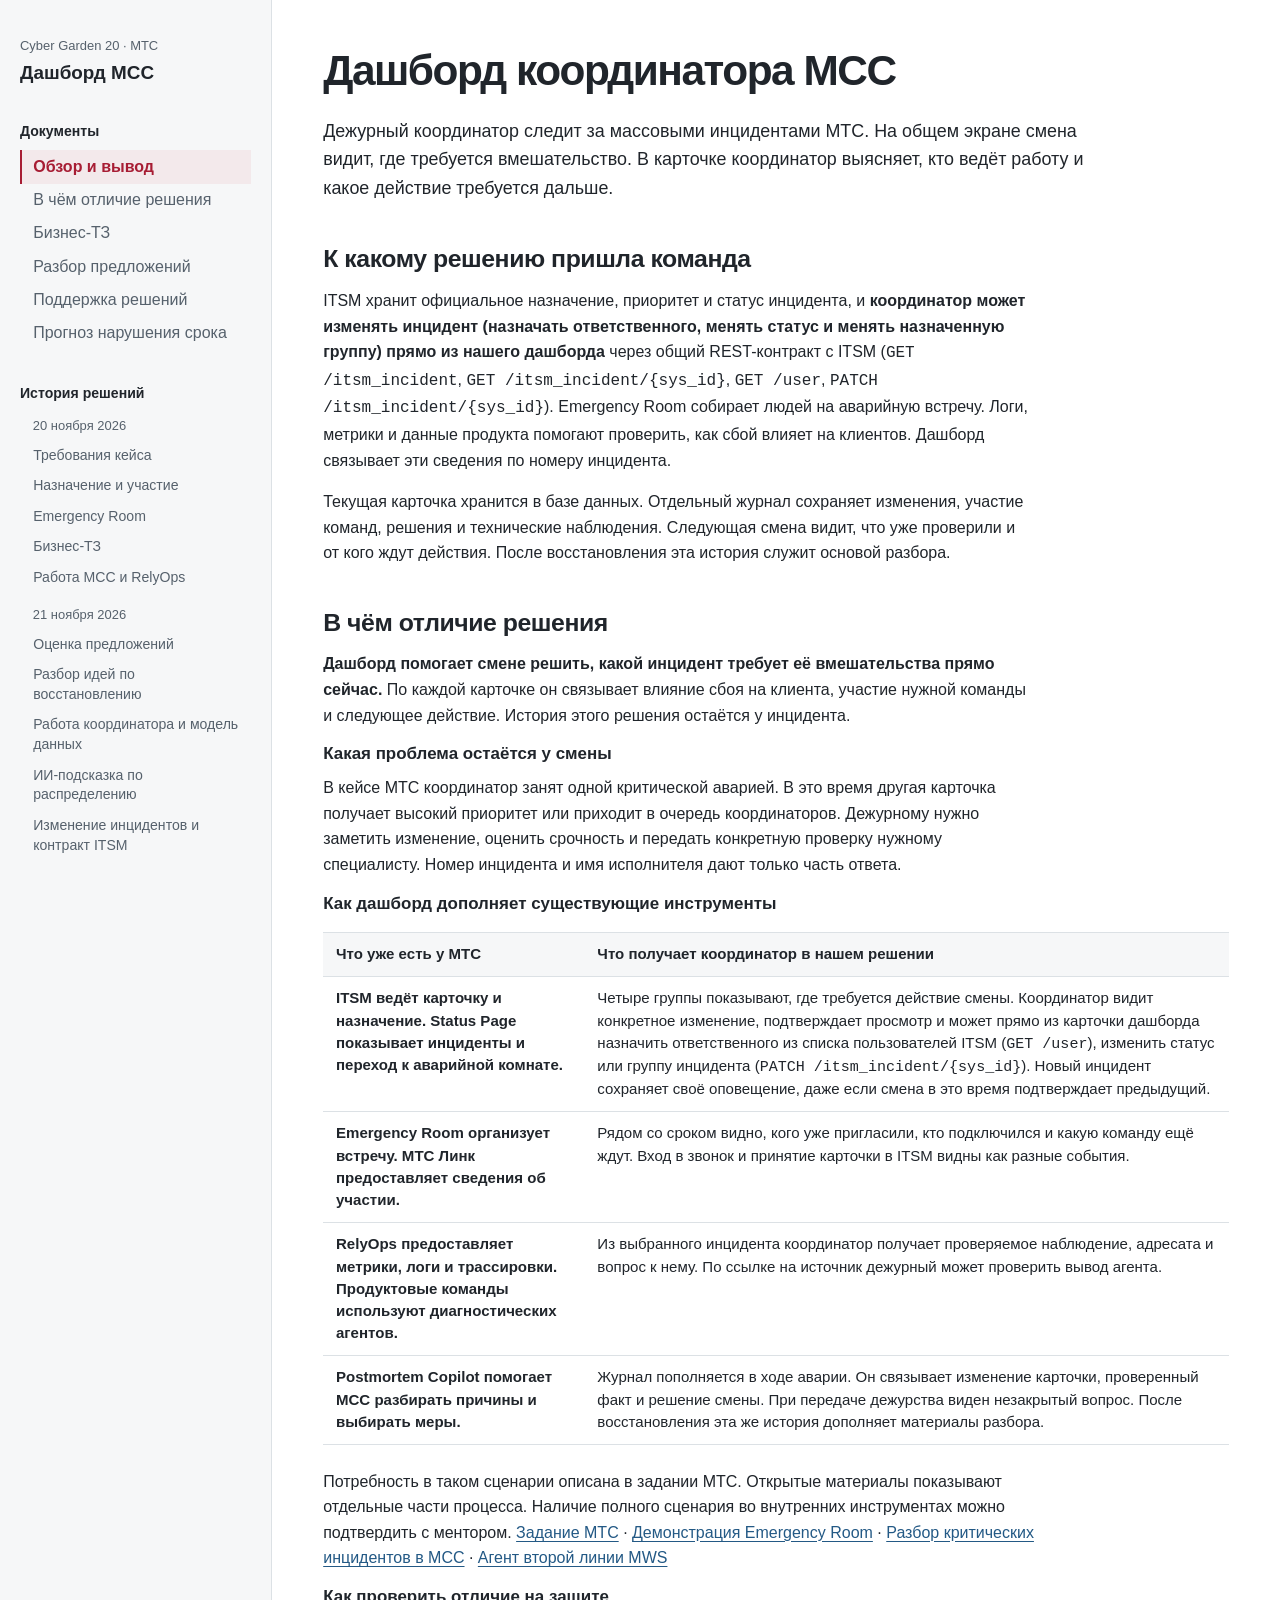
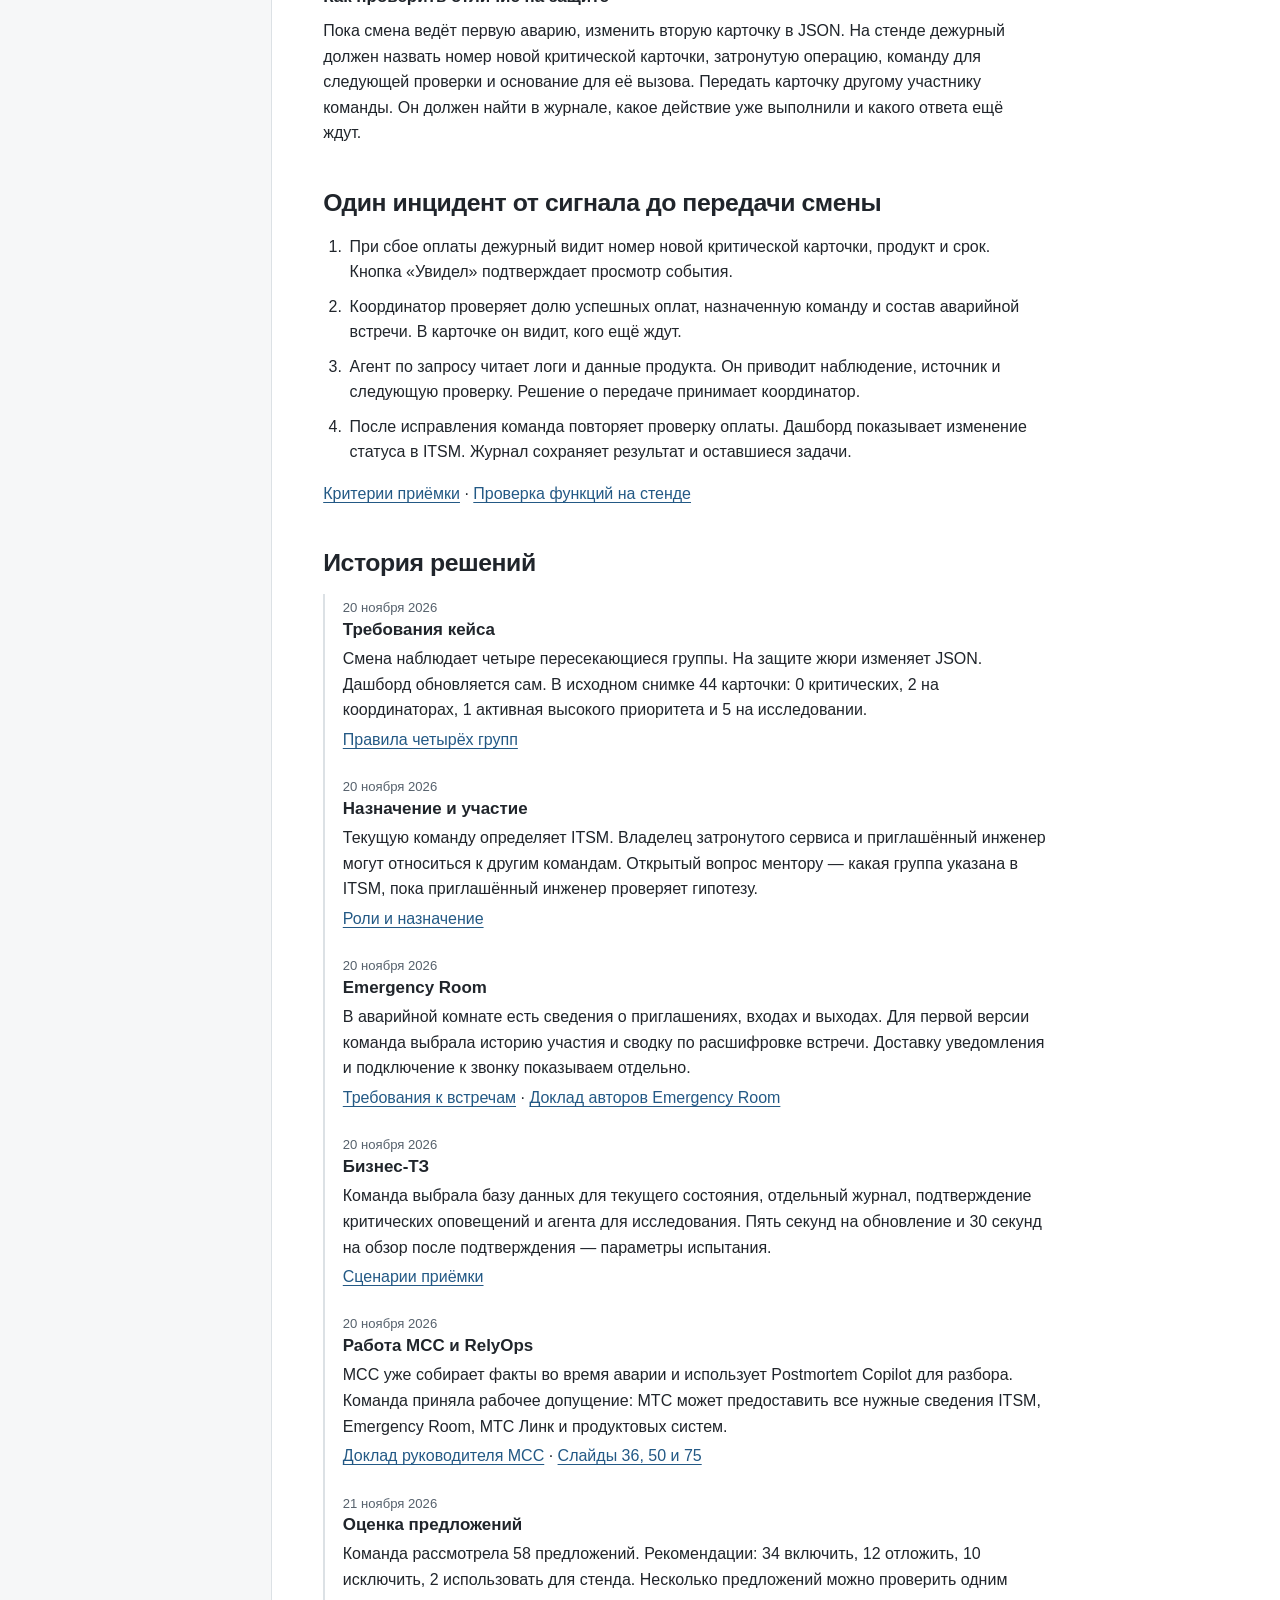
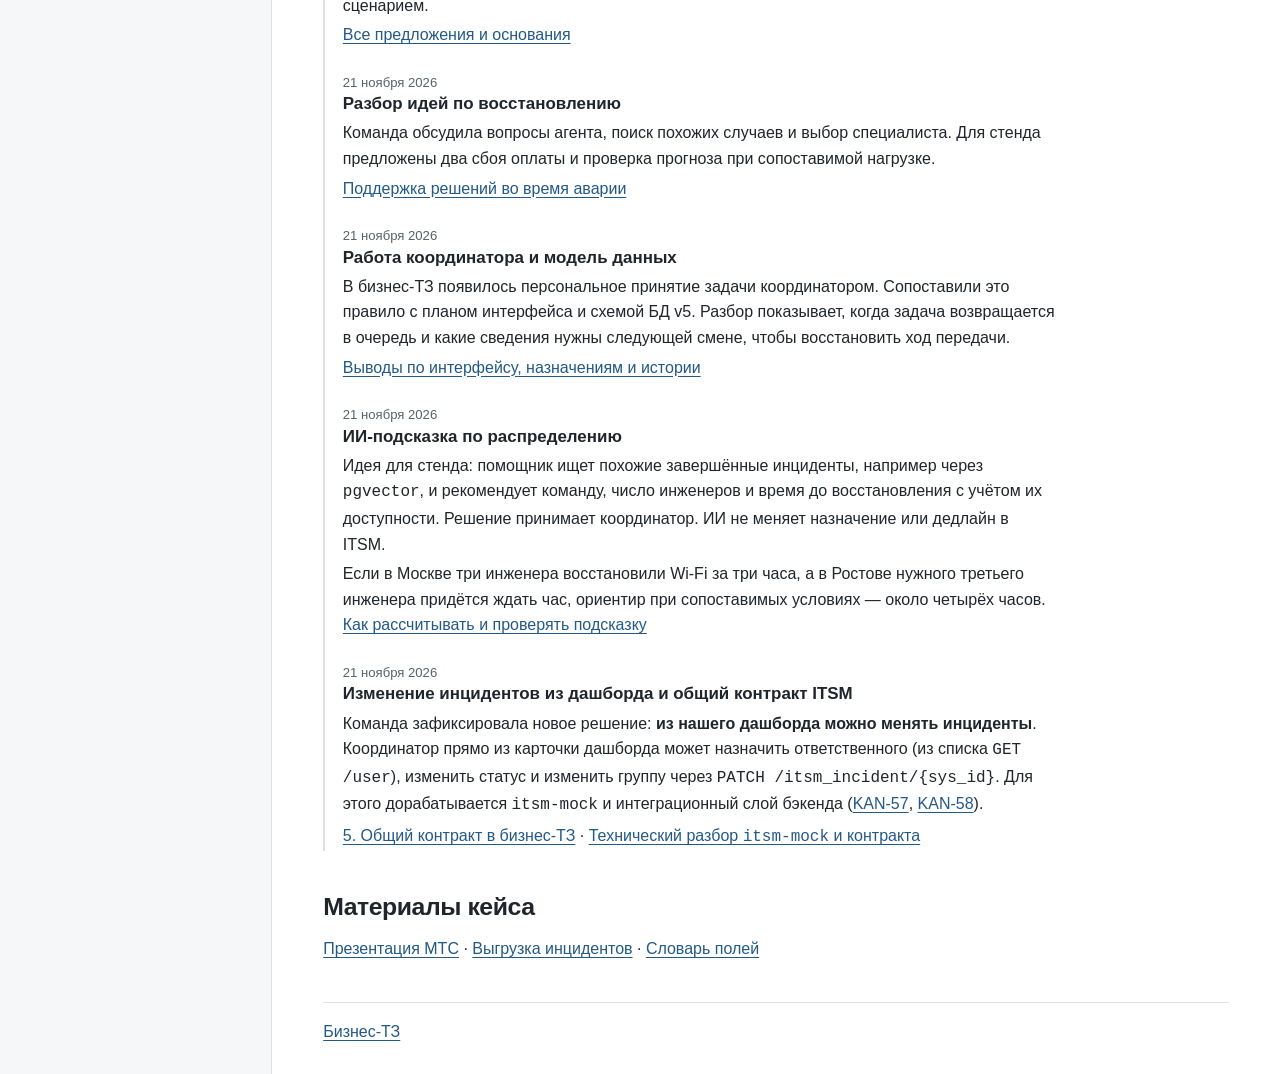
<file: docs/index.html>
<!doctype html>
<html lang="ru">
<head>
  <meta charset="utf-8">
  <meta name="viewport" content="width=device-width, initial-scale=1">
  <title>Дашборд координатора MCC · Cyber Garden 20</title>
  <link rel="stylesheet" href="wiki.css">
</head>
<body>
<a class="skip" href="#content">К содержанию</a>
<div class="layout">
<aside>
  <div class="rail">
    <span class="context">Cyber Garden 20 · МТС</span>
    <a class="project" href="index.html">Дашборд MCC</a>
    <nav class="doc-nav" aria-label="Документы">
      <p class="nav-title">Документы</p>
      <ul>
<li><a href="index.html" aria-current="page">Обзор и вывод</a></li>
<li><a href="index.html#difference">В чём отличие решения</a></li>
<li><a href="requirements.html">Бизнес-ТЗ</a></li>
<li><a href="proposals.html">Разбор предложений</a></li>
<li><a href="decision-support.html">Поддержка решений</a></li>
<li><a href="deadline-risk.html">Прогноз нарушения срока</a></li>
      </ul>
    </nav>
    <nav class="history-nav" aria-label="История решений">
      <p class="nav-title">История решений</p>
<time class="date" datetime="2026-11-20">20 ноября 2026</time>
<ul>
<li><a href="index.html#case">Требования кейса</a></li>
<li><a href="index.html#assignment">Назначение и участие</a></li>
<li><a href="index.html#room">Emergency Room</a></li>
<li><a href="index.html#spec">Бизнес-ТЗ</a></li>
<li><a href="index.html#relyops">Работа MCC и RelyOps</a></li>
</ul>
<time class="date" datetime="2026-11-21">21 ноября 2026</time>
<ul>
<li><a href="index.html#assessment">Оценка предложений</a></li>
<li><a href="index.html#recovery-review">Разбор идей по восстановлению</a></li>
<li><a href="index.html#coordination-review">Работа координатора и модель данных</a></li>
<li><a href="index.html#routing-advisor">ИИ-подсказка по распределению</a></li>
<li><a href="index.html#itsm-write-contract">Изменение инцидентов и контракт ITSM</a></li>
</ul>
    </nav>
  </div>
</aside>
<main id="content" tabindex="-1">
<h1>Дашборд координатора MCC</h1>
<p class="lead">Дежурный координатор следит за массовыми инцидентами МТС. На общем экране смена видит, где требуется вмешательство. В карточке координатор выясняет, кто ведёт работу и какое действие требуется дальше.</p>

<h2 id="conclusion">К какому решению пришла команда</h2>
<p>ITSM хранит официальное назначение, приоритет и статус инцидента, и <strong>координатор может изменять инцидент (назначать ответственного, менять статус и менять назначенную группу) прямо из нашего дашборда</strong> через общий REST-контракт с ITSM (<code>GET /itsm_incident</code>, <code>GET /itsm_incident/{sys_id}</code>, <code>GET /user</code>, <code>PATCH /itsm_incident/{sys_id}</code>). Emergency Room собирает людей на аварийную встречу. Логи, метрики и данные продукта помогают проверить, как сбой влияет на клиентов. Дашборд связывает эти сведения по номеру инцидента.</p>
<p>Текущая карточка хранится в базе данных. Отдельный журнал сохраняет изменения, участие команд, решения и технические наблюдения. Следующая смена видит, что уже проверили и от кого ждут действия. После восстановления эта история служит основой разбора.</p>

<h2 id="difference">В чём отличие решения</h2>
<p><strong>Дашборд помогает смене решить, какой инцидент требует её вмешательства прямо сейчас.</strong> По каждой карточке он связывает влияние сбоя на клиента, участие нужной команды и следующее действие. История этого решения остаётся у инцидента.</p>

<h3>Какая проблема остаётся у смены</h3>
<p>В кейсе МТС координатор занят одной критической аварией. В это время другая карточка получает высокий приоритет или приходит в очередь координаторов. Дежурному нужно заметить изменение, оценить срочность и передать конкретную проверку нужному специалисту. Номер инцидента и имя исполнителя дают только часть ответа.</p>

<h3>Как дашборд дополняет существующие инструменты</h3>
<div class="table-wrap">
<table>
<thead><tr><th scope="col">Что уже есть у МТС</th><th scope="col">Что получает координатор в нашем решении</th></tr></thead>
<tbody>
<tr><th scope="row">ITSM ведёт карточку и назначение. Status Page показывает инциденты и переход к аварийной комнате.</th><td>Четыре группы показывают, где требуется действие смены. Координатор видит конкретное изменение, подтверждает просмотр и может прямо из карточки дашборда назначить ответственного из списка пользователей ITSM (<code>GET /user</code>), изменить статус или группу инцидента (<code>PATCH /itsm_incident/{sys_id}</code>). Новый инцидент сохраняет своё оповещение, даже если смена в это время подтверждает предыдущий.</td></tr>
<tr><th scope="row">Emergency Room организует встречу. МТС Линк предоставляет сведения об участии.</th><td>Рядом со сроком видно, кого уже пригласили, кто подключился и какую команду ещё ждут. Вход в звонок и принятие карточки в ITSM видны как разные события.</td></tr>
<tr><th scope="row">RelyOps предоставляет метрики, логи и трассировки. Продуктовые команды используют диагностических агентов.</th><td>Из выбранного инцидента координатор получает проверяемое наблюдение, адресата и вопрос к нему. По ссылке на источник дежурный может проверить вывод агента.</td></tr>
<tr><th scope="row">Postmortem Copilot помогает MCC разбирать причины и выбирать меры.</th><td>Журнал пополняется в ходе аварии. Он связывает изменение карточки, проверенный факт и решение смены. При передаче дежурства виден незакрытый вопрос. После восстановления эта же история дополняет материалы разбора.</td></tr>
</tbody>
</table>
</div>
<p>Потребность в таком сценарии описана в задании МТС. Открытые материалы показывают отдельные части процесса. Наличие полного сценария во внутренних инструментах можно подтвердить с ментором. <a href="../Предоставленные%20материалы/МТС.pdf">Задание МТС</a> · <a href="https://rutube.ru/video/1a47deb7aaf9b7b34447a9cccf2755e7/">Демонстрация Emergency Room</a> · <a href="https://highload.ru/spb/2026/abstracts/16972">Разбор критических инцидентов в MCC</a> · <a href="https://habr.com/ru/companies/ru_mts/articles/1051784/">Агент второй линии MWS</a></p>

<h3>Как проверить отличие на защите</h3>
<p>Пока смена ведёт первую аварию, изменить вторую карточку в JSON. На стенде дежурный должен назвать номер новой критической карточки, затронутую операцию, команду для следующей проверки и основание для её вызова. Передать карточку другому участнику команды. Он должен найти в журнале, какое действие уже выполнили и какого ответа ещё ждут.</p>

<h2 id="scenario">Один инцидент от сигнала до передачи смены</h2>
<ol>
<li>При сбое оплаты дежурный видит номер новой критической карточки, продукт и срок. Кнопка «Увидел» подтверждает просмотр события.</li>
<li>Координатор проверяет долю успешных оплат, назначенную команду и состав аварийной встречи. В карточке он видит, кого ещё ждут.</li>
<li>Агент по запросу читает логи и данные продукта. Он приводит наблюдение, источник и следующую проверку. Решение о передаче принимает координатор.</li>
<li>После исправления команда повторяет проверку оплаты. Дашборд показывает изменение статуса в ITSM. Журнал сохраняет результат и оставшиеся задачи.</li>
</ol>
<p><a href="requirements.html#acceptance">Критерии приёмки</a> · <a href="proposals.html#checks">Проверка функций на стенде</a></p>

<h2 id="history">История решений</h2>
<div class="timeline">
<section id="case">
<time datetime="2026-11-20">20 ноября 2026</time>
<h3>Требования кейса</h3>
<p>Смена наблюдает четыре пересекающиеся группы. На защите жюри изменяет JSON. Дашборд обновляется сам. В исходном снимке 44 карточки: 0 критических, 2 на координаторах, 1 активная высокого приоритета и 5 на исследовании.</p>
<p><a href="requirements.html#core">Правила четырёх групп</a></p>
</section>
<section id="assignment">
<time datetime="2026-11-20">20 ноября 2026</time>
<h3>Назначение и участие</h3>
<p>Текущую команду определяет ITSM. Владелец затронутого сервиса и приглашённый инженер могут относиться к другим командам. Открытый вопрос ментору — какая группа указана в ITSM, пока приглашённый инженер проверяет гипотезу.</p>
<p><a href="proposals.html#people">Роли и назначение</a></p>
</section>
<section id="room">
<time datetime="2026-11-20">20 ноября 2026</time>
<h3>Emergency Room</h3>
<p>В аварийной комнате есть сведения о приглашениях, входах и выходах. Для первой версии команда выбрала историю участия и сводку по расшифровке встречи. Доставку уведомления и подключение к звонку показываем отдельно.</p>
<p><a href="requirements.html#room">Требования к встречам</a> · <a href="https://rutube.ru/video/1a47deb7aaf9b7b34447a9cccf2755e7/">Доклад авторов Emergency Room</a></p>
</section>
<section id="spec">
<time datetime="2026-11-20">20 ноября 2026</time>
<h3>Бизнес-ТЗ</h3>
<p>Команда выбрала базу данных для текущего состояния, отдельный журнал, подтверждение критических оповещений и агента для исследования. Пять секунд на обновление и 30 секунд на обзор после подтверждения — параметры испытания.</p>
<p><a href="requirements.html#acceptance">Сценарии приёмки</a></p>
</section>
<section id="relyops">
<time datetime="2026-11-20">20 ноября 2026</time>
<h3>Работа MCC и RelyOps</h3>
<p>MCC уже собирает факты во время аварии и использует Postmortem Copilot для разбора. Команда приняла рабочее допущение: МТС может предоставить все нужные сведения ITSM, Emergency Room, МТС Линк и продуктовых систем.</p>
<p><a href="https://highload.ru/spb/2026/abstracts/16972">Доклад руководителя MCC</a> · <a href="https://disk.yandex.ru/i/R3RrAVtDGhkg2w">Слайды 36, 50 и 75</a></p>
</section>
<section id="assessment">
<time datetime="2026-11-21">21 ноября 2026</time>
<h3>Оценка предложений</h3>
<p>Команда рассмотрела 58 предложений. Рекомендации: 34 включить, 12 отложить, 10 исключить, 2 использовать для стенда. Несколько предложений можно проверить одним сценарием.</p>
<p><a href="proposals.html">Все предложения и основания</a></p>
</section>
<section id="recovery-review">
<time datetime="2026-11-21">21 ноября 2026</time>
<h3>Разбор идей по восстановлению</h3>
<p>Команда обсудила вопросы агента, поиск похожих случаев и выбор специалиста. Для стенда предложены два сбоя оплаты и проверка прогноза при сопоставимой нагрузке.</p>
<p><a href="decision-support.html">Поддержка решений во время аварии</a></p>
</section>
<section id="coordination-review">
<time datetime="2026-11-21">21 ноября 2026</time>
<h3>Работа координатора и модель данных</h3>
<p>В бизнес-ТЗ появилось персональное принятие задачи координатором. Сопоставили это правило с планом интерфейса и схемой БД v5. Разбор показывает, когда задача возвращается в очередь и какие сведения нужны следующей смене, чтобы восстановить ход передачи.</p>
<p><a href="proposals.html#coordination-review">Выводы по интерфейсу, назначениям и истории</a></p>
</section>
<section id="routing-advisor">
<time datetime="2026-11-21">21 ноября 2026</time>
<h3>ИИ-подсказка по распределению</h3>
<p>Идея для стенда: помощник ищет похожие завершённые инциденты, например через <code>pgvector</code>, и рекомендует команду, число инженеров и время до восстановления с учётом их доступности. Решение принимает координатор. ИИ не меняет назначение или дедлайн в ITSM.</p>
<p>Если в Москве три инженера восстановили Wi‑Fi за три часа, а в Ростове нужного третьего инженера придётся ждать час, ориентир при сопоставимых условиях — около четырёх часов. <a href="decision-support.html#routing-advisor">Как рассчитывать и проверять подсказку</a></p>
</section>
<section id="itsm-write-contract">
<time datetime="2026-11-21">21 ноября 2026</time>
<h3>Изменение инцидентов из дашборда и общий контракт ITSM</h3>
<p>Команда зафиксировала новое решение: <strong>из нашего дашборда можно менять инциденты</strong>. Координатор прямо из карточки дашборда может назначить ответственного (из списка <code>GET /user</code>), изменить статус и изменить группу через <code>PATCH /itsm_incident/{sys_id}</code>. Для этого дорабатывается <code>itsm-mock</code> и интеграционный слой бэкенда (<a href="https://sokolenkonikita12ru.atlassian.net/browse/KAN-57">KAN-57</a>, <a href="https://sokolenkonikita12ru.atlassian.net/browse/KAN-58">KAN-58</a>).</p>
<p><a href="requirements.html#itsm-contract">5. Общий контракт в бизнес-ТЗ</a> · <a href="itsm-mock-contract.md">Технический разбор <code>itsm-mock</code> и контракта</a></p>
</section>
</div>

<h2 id="materials">Материалы кейса</h2>
<p><a href="../Предоставленные%20материалы/МТС.pdf">Презентация МТС</a> · <a href="../Предоставленные%20материалы/character_problems.json">Выгрузка инцидентов</a> · <a href="../Предоставленные%20материалы/incidents_attributes.json">Словарь полей</a></p>
<nav class="page-links" aria-label="Другие страницы">
<a href="requirements.html">Бизнес-ТЗ</a>
</nav>
</main>
</div>
</body>
</html>
</file>
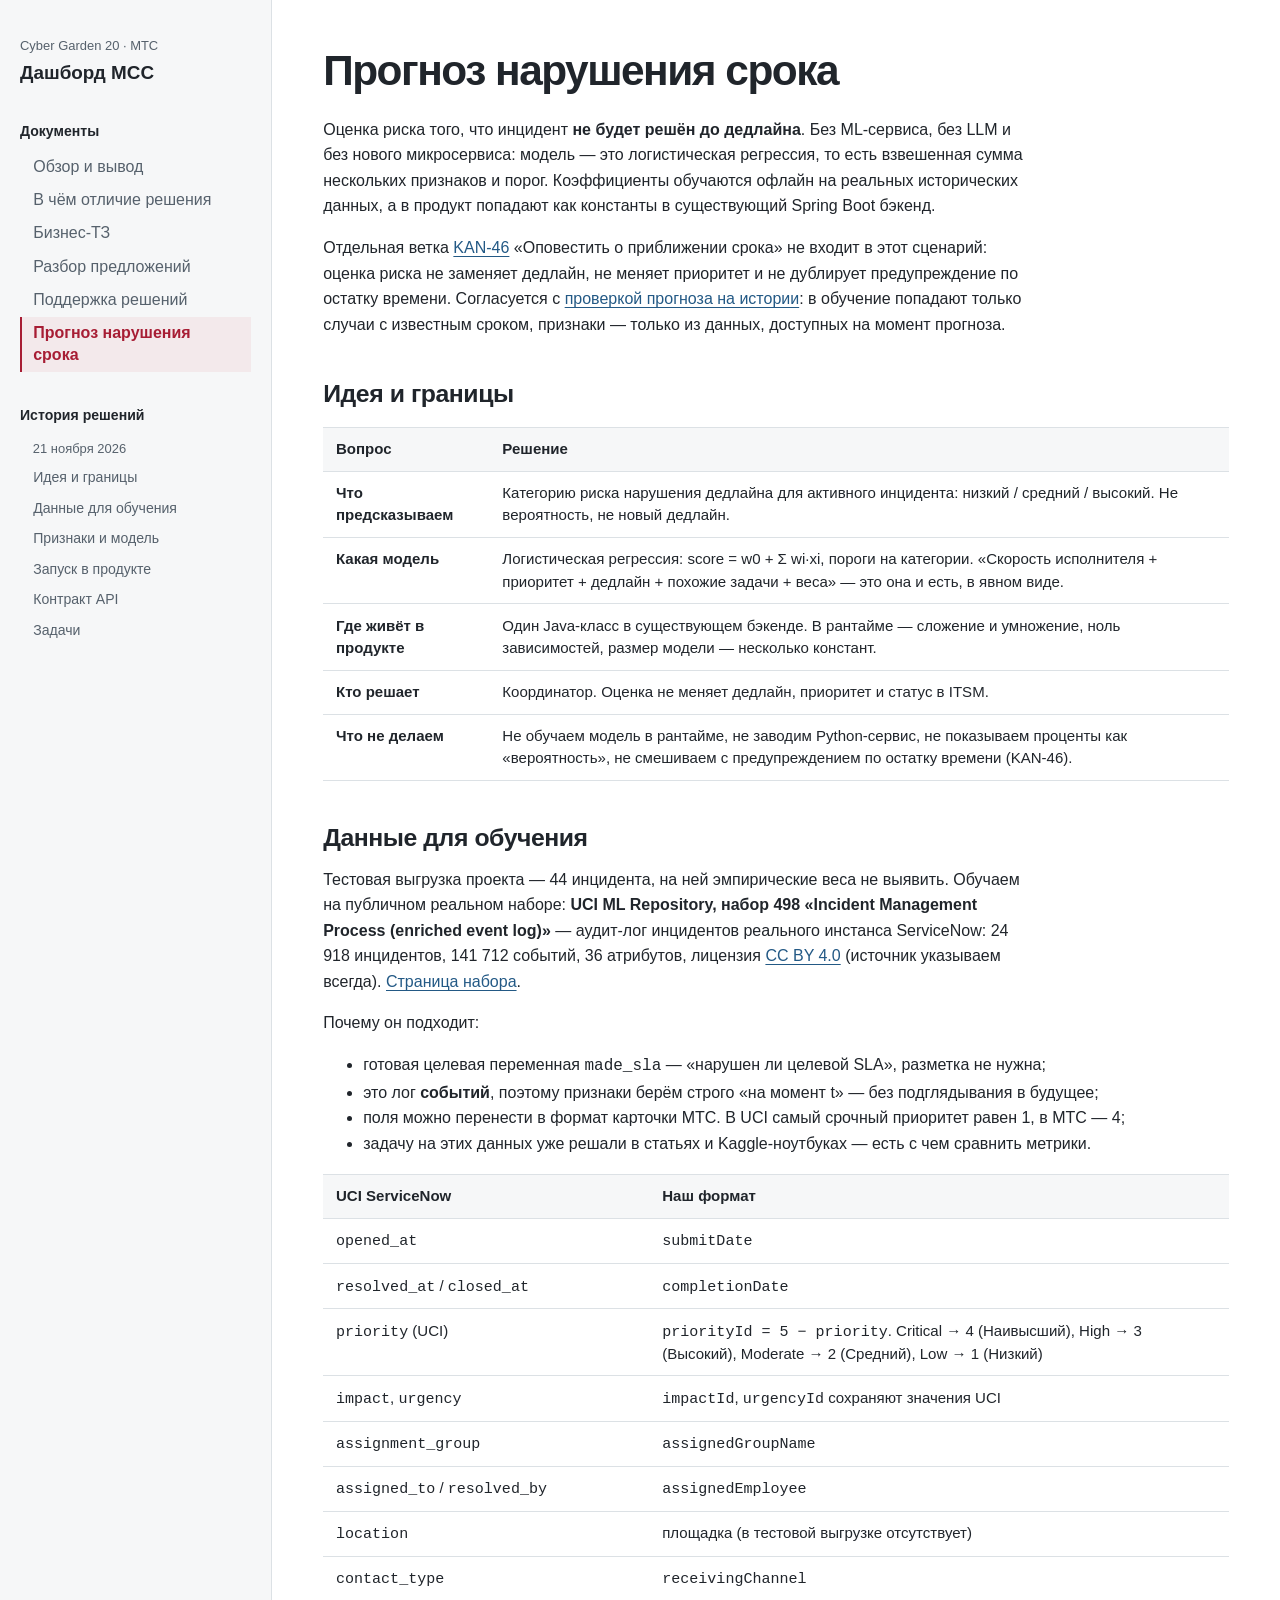
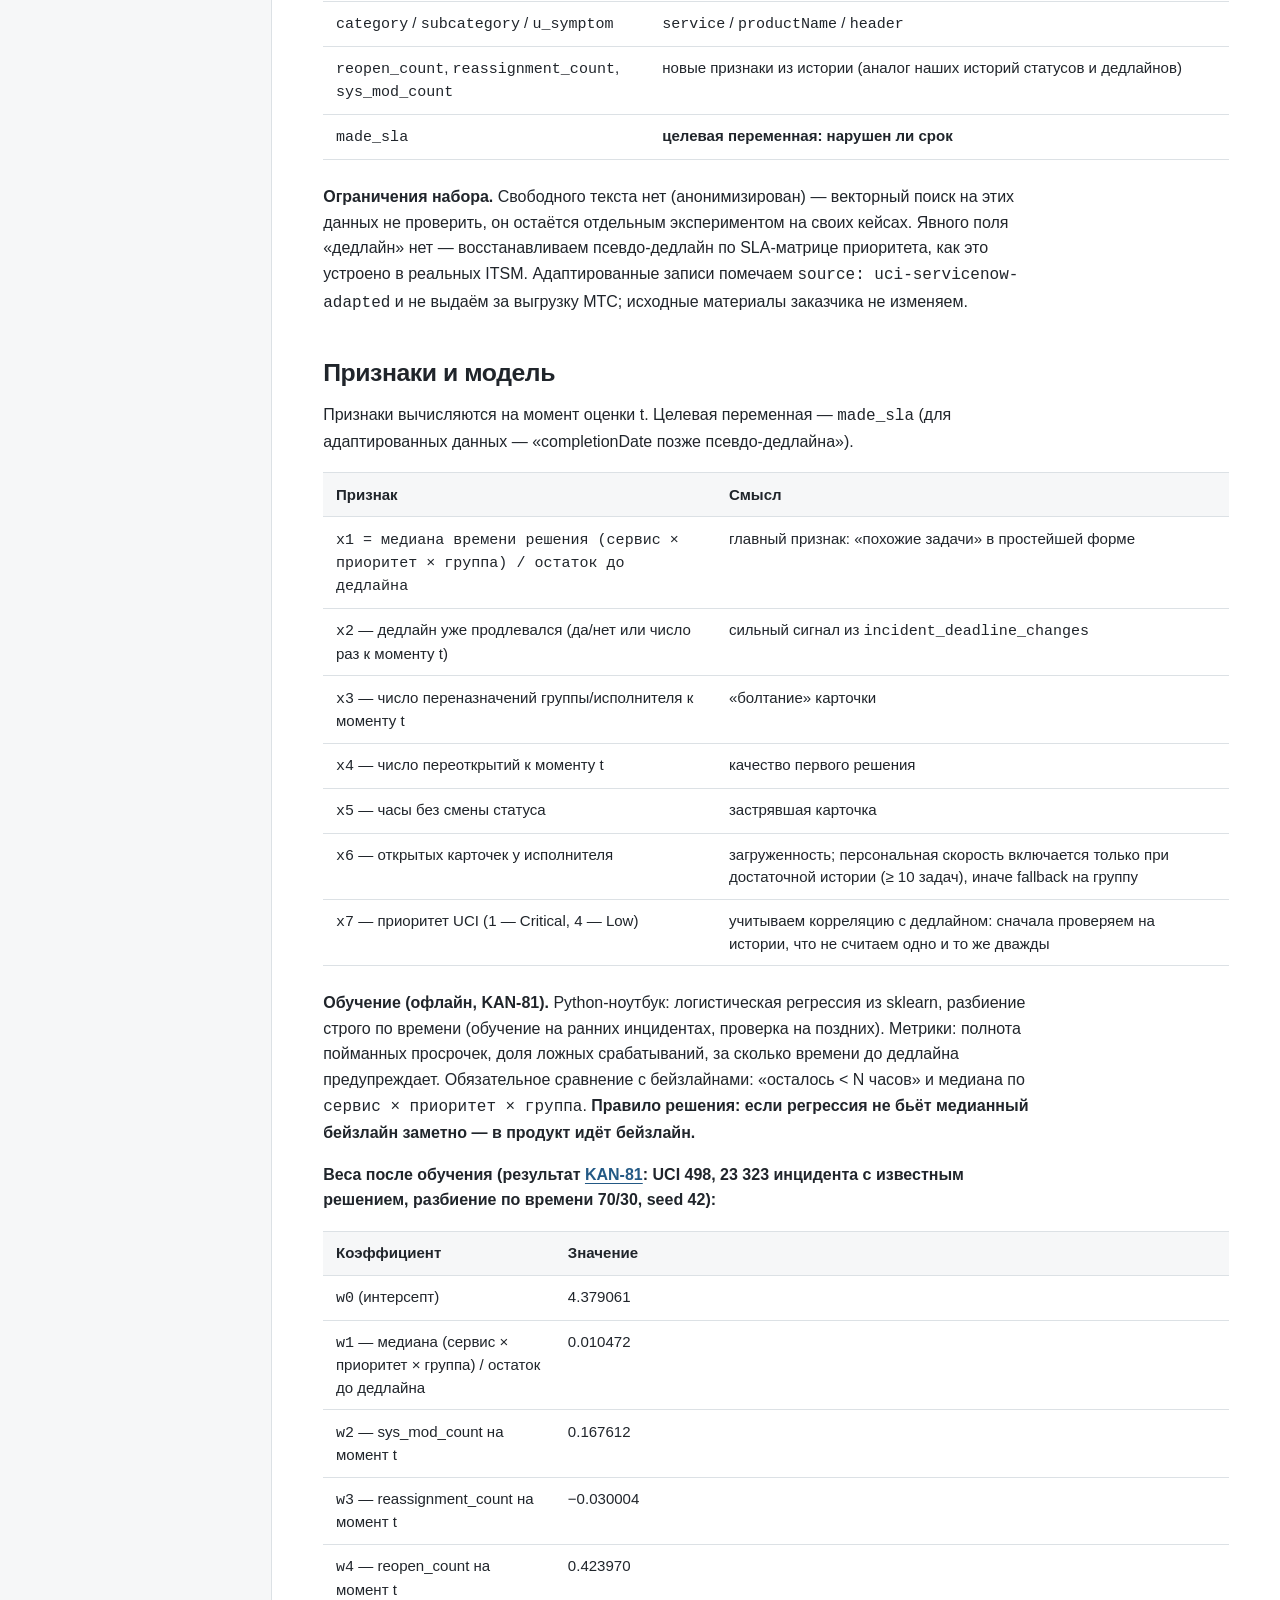
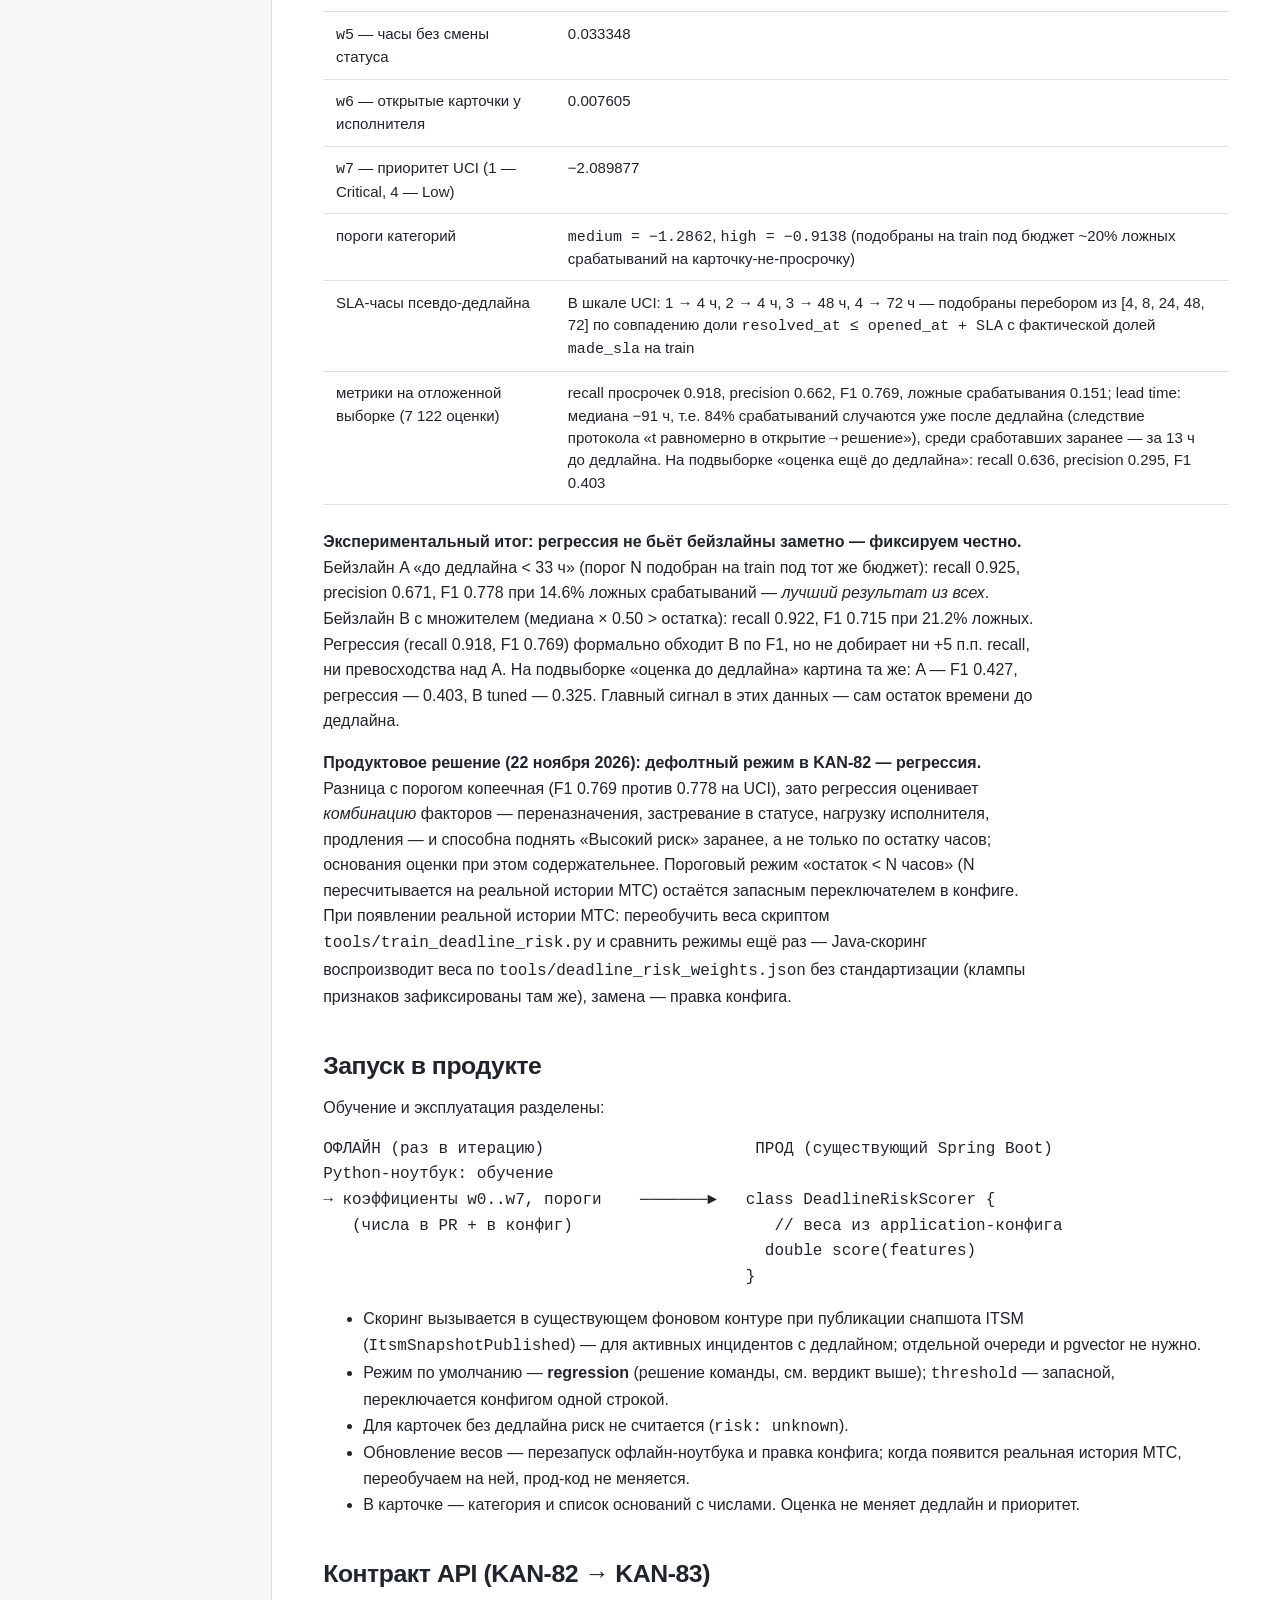
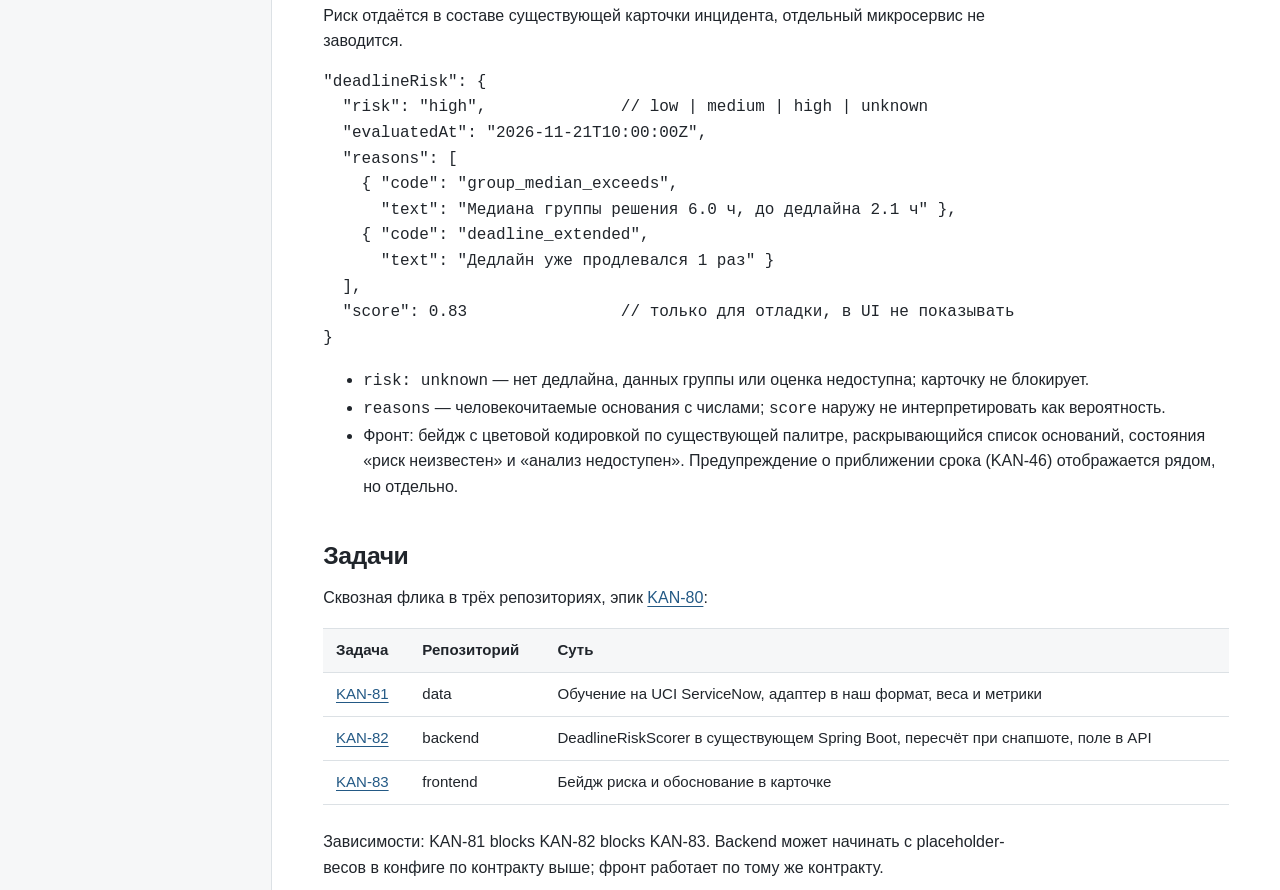
<file: docs/deadline-risk.html>
<!doctype html>
<html lang="ru">
<head>
  <meta charset="utf-8">
  <meta name="viewport" content="width=device-width, initial-scale=1">
  <title>Прогноз нарушения срока · Cyber Garden 20</title>
  <link rel="stylesheet" href="wiki.css">
</head>
<body>
<a class="skip" href="#content">К содержанию</a>
<div class="layout">
  <aside>
    <div class="rail">
      <span class="context">Cyber Garden 20 · МТС</span>
      <a class="project" href="index.html">Дашборд MCC</a>
      <nav class="doc-nav" aria-label="Документы">
        <p class="nav-title">Документы</p>
        <ul>
<li><a href="index.html">Обзор и вывод</a></li>
<li><a href="index.html#difference">В чём отличие решения</a></li>
<li><a href="requirements.html">Бизнес-ТЗ</a></li>
<li><a href="proposals.html">Разбор предложений</a></li>
<li><a href="decision-support.html">Поддержка решений</a></li>
<li><a href="deadline-risk.html" aria-current="page">Прогноз нарушения срока</a></li>
        </ul>
      </nav>
      <nav class="history-nav" aria-label="История решений">
        <p class="nav-title">История решений</p>
        <time class="date" datetime="2026-11-21">21 ноября 2026</time>
        <ul>
<li><a href="#idea">Идея и границы</a></li>
<li><a href="#data">Данные для обучения</a></li>
<li><a href="#features">Признаки и модель</a></li>
<li><a href="#runtime">Запуск в продукте</a></li>
<li><a href="#contract">Контракт API</a></li>
<li><a href="#jira">Задачи</a></li>
        </ul>
      </nav>
    </div>
  </aside>
  <main id="content" tabindex="-1">
    <h1>Прогноз нарушения срока</h1>
    <p>Оценка риска того, что инцидент <strong>не будет решён до дедлайна</strong>. Без ML-сервиса, без LLM и без нового микросервиса: модель — это логистическая регрессия, то есть взвешенная сумма нескольких признаков и порог. Коэффициенты обучаются офлайн на реальных исторических данных, а в продукт попадают как константы в существующий Spring Boot бэкенд.</p>
    <p>Отдельная ветка <a href="https://sokolenkonikita12ru.atlassian.net/browse/KAN-46">KAN-46</a> «Оповестить о приближении срока» не входит в этот сценарий: оценка риска не заменяет дедлайн, не меняет приоритет и не дублирует предупреждение по остатку времени. Согласуется с <a href="decision-support.html">проверкой прогноза на истории</a>: в обучение попадают только случаи с известным сроком, признаки — только из данных, доступных на момент прогноза.</p>

    <h2 id="idea">Идея и границы</h2>
    <div class="table-wrap">
      <table>
        <thead><tr><th scope="col">Вопрос</th><th scope="col">Решение</th></tr></thead>
        <tbody>
          <tr><th scope="row">Что предсказываем</th><td>Категорию риска нарушения дедлайна для активного инцидента: низкий / средний / высокий. Не вероятность, не новый дедлайн.</td></tr>
          <tr><th scope="row">Какая модель</th><td>Логистическая регрессия: score = w0 + Σ wi·xi, пороги на категории. «Скорость исполнителя + приоритет + дедлайн + похожие задачи + веса» — это она и есть, в явном виде.</td></tr>
          <tr><th scope="row">Где живёт в продукте</th><td>Один Java-класс в существующем бэкенде. В рантайме — сложение и умножение, ноль зависимостей, размер модели — несколько констант.</td></tr>
          <tr><th scope="row">Кто решает</th><td>Координатор. Оценка не меняет дедлайн, приоритет и статус в ITSM.</td></tr>
          <tr><th scope="row">Что не делаем</th><td>Не обучаем модель в рантайме, не заводим Python-сервис, не показываем проценты как «вероятность», не смешиваем с предупреждением по остатку времени (KAN-46).</td></tr>
        </tbody>
      </table>
    </div>

    <h2 id="data">Данные для обучения</h2>
    <p>Тестовая выгрузка проекта — 44 инцидента, на ней эмпирические веса не выявить. Обучаем на публичном реальном наборе: <strong>UCI ML Repository, набор 498 «Incident Management Process (enriched event log)»</strong> — аудит-лог инцидентов реального инстанса ServiceNow: 24 918 инцидентов, 141 712 событий, 36 атрибутов, лицензия <a href="https://creativecommons.org/licenses/by/4.0/">CC BY 4.0</a> (источник указываем всегда). <a href="https://archive.ics.uci.edu/dataset/498/incident+management+process+enriched+event+log">Страница набора</a>.</p>
    <p>Почему он подходит:</p>
    <ul>
      <li>готовая целевая переменная <code>made_sla</code> — «нарушен ли целевой SLA», разметка не нужна;</li>
      <li>это лог <strong>событий</strong>, поэтому признаки берём строго «на момент t» — без подглядывания в будущее;</li>
      <li>поля можно перенести в формат карточки МТС. В UCI самый срочный приоритет равен 1, в МТС — 4;</li>
      <li>задачу на этих данных уже решали в статьях и Kaggle-ноутбуках — есть с чем сравнить метрики.</li>
    </ul>
    <div class="table-wrap">
      <table>
        <thead><tr><th scope="col">UCI ServiceNow</th><th scope="col">Наш формат</th></tr></thead>
        <tbody>
          <tr><td><code>opened_at</code></td><td><code>submitDate</code></td></tr>
          <tr><td><code>resolved_at</code> / <code>closed_at</code></td><td><code>completionDate</code></td></tr>
          <tr><td><code>priority</code> (UCI)</td><td><code>priorityId = 5 − priority</code>. Critical → 4 (Наивысший), High → 3 (Высокий), Moderate → 2 (Средний), Low → 1 (Низкий)</td></tr>
          <tr><td><code>impact</code>, <code>urgency</code></td><td><code>impactId</code>, <code>urgencyId</code> сохраняют значения UCI</td></tr>
          <tr><td><code>assignment_group</code></td><td><code>assignedGroupName</code></td></tr>
          <tr><td><code>assigned_to</code> / <code>resolved_by</code></td><td><code>assignedEmployee</code></td></tr>
          <tr><td><code>location</code></td><td>площадка (в тестовой выгрузке отсутствует)</td></tr>
          <tr><td><code>contact_type</code></td><td><code>receivingChannel</code></td></tr>
          <tr><td><code>category</code> / <code>subcategory</code> / <code>u_symptom</code></td><td><code>service</code> / <code>productName</code> / <code>header</code></td></tr>
          <tr><td><code>reopen_count</code>, <code>reassignment_count</code>, <code>sys_mod_count</code></td><td>новые признаки из истории (аналог наших историй статусов и дедлайнов)</td></tr>
          <tr><td><code>made_sla</code></td><td><strong>целевая переменная: нарушен ли срок</strong></td></tr>
        </tbody>
      </table>
    </div>
    <p><strong>Ограничения набора.</strong> Свободного текста нет (анонимизирован) — векторный поиск на этих данных не проверить, он остаётся отдельным экспериментом на своих кейсах. Явного поля «дедлайн» нет — восстанавливаем псевдо-дедлайн по SLA-матрице приоритета, как это устроено в реальных ITSM. Адаптированные записи помечаем <code>source: uci-servicenow-adapted</code> и не выдаём за выгрузку МТС; исходные материалы заказчика не изменяем.</p>

    <h2 id="features">Признаки и модель</h2>
    <p>Признаки вычисляются на момент оценки t. Целевая переменная — <code>made_sla</code> (для адаптированных данных — «completionDate позже псевдо-дедлайна»).</p>
    <div class="table-wrap">
      <table>
        <thead><tr><th scope="col">Признак</th><th scope="col">Смысл</th></tr></thead>
        <tbody>
          <tr><td><code>x1 = медиана времени решения (сервис × приоритет × группа) / остаток до дедлайна</code></td><td>главный признак: «похожие задачи» в простейшей форме</td></tr>
          <tr><td><code>x2</code> — дедлайн уже продлевался (да/нет или число раз к моменту t)</td><td>сильный сигнал из <code>incident_deadline_changes</code></td></tr>
          <tr><td><code>x3</code> — число переназначений группы/исполнителя к моменту t</td><td>«болтание» карточки</td></tr>
          <tr><td><code>x4</code> — число переоткрытий к моменту t</td><td>качество первого решения</td></tr>
          <tr><td><code>x5</code> — часы без смены статуса</td><td>застрявшая карточка</td></tr>
          <tr><td><code>x6</code> — открытых карточек у исполнителя</td><td>загруженность; персональная скорость включается только при достаточной истории (≥ 10 задач), иначе fallback на группу</td></tr>
          <tr><td><code>x7</code> — приоритет UCI (1 — Critical, 4 — Low)</td><td>учитываем корреляцию с дедлайном: сначала проверяем на истории, что не считаем одно и то же дважды</td></tr>
        </tbody>
      </table>
    </div>
    <p><strong>Обучение (офлайн, KAN-81).</strong> Python-ноутбук: логистическая регрессия из sklearn, разбиение строго по времени (обучение на ранних инцидентах, проверка на поздних). Метрики: полнота пойманных просрочек, доля ложных срабатываний, за сколько времени до дедлайна предупреждает. Обязательное сравнение с бейзлайнами: «осталось &lt; N часов» и медиана по <code>сервис × приоритет × группа</code>. <strong>Правило решения: если регрессия не бьёт медианный бейзлайн заметно — в продукт идёт бейзлайн.</strong></p>
    <p><strong>Веса после обучения (результат <a href="https://sokolenkonikita12ru.atlassian.net/browse/KAN-81">KAN-81</a>: UCI 498, 23 323 инцидента с известным решением, разбиение по времени 70/30, seed 42):</strong></p>
    <div class="table-wrap">
      <table>
        <thead><tr><th scope="col">Коэффициент</th><th scope="col">Значение</th></tr></thead>
        <tbody>
          <tr><td><code>w0</code> (интерсепт)</td><td>4.379061</td></tr>
          <tr><td><code>w1</code> — медиана (сервис × приоритет × группа) / остаток до дедлайна</td><td>0.010472</td></tr>
          <tr><td><code>w2</code> — sys_mod_count на момент t</td><td>0.167612</td></tr>
          <tr><td><code>w3</code> — reassignment_count на момент t</td><td>−0.030004</td></tr>
          <tr><td><code>w4</code> — reopen_count на момент t</td><td>0.423970</td></tr>
          <tr><td><code>w5</code> — часы без смены статуса</td><td>0.033348</td></tr>
          <tr><td><code>w6</code> — открытые карточки у исполнителя</td><td>0.007605</td></tr>
          <tr><td><code>w7</code> — приоритет UCI (1 — Critical, 4 — Low)</td><td>−2.089877</td></tr>
          <tr><td>пороги категорий</td><td><code>medium = −1.2862</code>, <code>high = −0.9138</code> (подобраны на train под бюджет ~20% ложных срабатываний на карточку-не-просрочку)</td></tr>
          <tr><td>SLA-часы псевдо-дедлайна</td><td>В шкале UCI: 1 → 4 ч, 2 → 4 ч, 3 → 48 ч, 4 → 72 ч — подобраны перебором из [4, 8, 24, 48, 72] по совпадению доли <code>resolved_at ≤ opened_at + SLA</code> с фактической долей <code>made_sla</code> на train</td></tr>
          <tr><td>метрики на отложенной выборке (7 122 оценки)</td><td>recall просрочек 0.918, precision 0.662, F1 0.769, ложные срабатывания 0.151; lead time: медиана −91 ч, т.е. 84% срабатываний случаются уже после дедлайна (следствие протокола «t равномерно в открытие→решение»), среди сработавших заранее — за 13 ч до дедлайна. На подвыборке «оценка ещё до дедлайна»: recall 0.636, precision 0.295, F1 0.403</td></tr>
        </tbody>
      </table>
    </div>
    <p><strong>Экспериментальный итог: регрессия не бьёт бейзлайны заметно — фиксируем честно.</strong> Бейзлайн A «до дедлайна &lt; 33 ч» (порог N подобран на train под тот же бюджет): recall 0.925, precision 0.671, F1 0.778 при 14.6% ложных срабатываний — <em>лучший результат из всех</em>. Бейзлайн B с множителем (медиана × 0.50 &gt; остатка): recall 0.922, F1 0.715 при 21.2% ложных. Регрессия (recall 0.918, F1 0.769) формально обходит B по F1, но не добирает ни +5 п.п. recall, ни превосходства над A. На подвыборке «оценка до дедлайна» картина та же: A — F1 0.427, регрессия — 0.403, B tuned — 0.325. Главный сигнал в этих данных — сам остаток времени до дедлайна.</p>
    <p><strong>Продуктовое решение (22 ноября 2026): дефолтный режим в KAN-82 — регрессия.</strong> Разница с порогом копеечная (F1 0.769 против 0.778 на UCI), зато регрессия оценивает <em>комбинацию</em> факторов — переназначения, застревание в статусе, нагрузку исполнителя, продления — и способна поднять «Высокий риск» заранее, а не только по остатку часов; основания оценки при этом содержательнее. Пороговый режим «остаток &lt; N часов» (N пересчитывается на реальной истории МТС) остаётся запасным переключателем в конфиге. При появлении реальной истории МТС: переобучить веса скриптом <code>tools/train_deadline_risk.py</code> и сравнить режимы ещё раз — Java-скоринг воспроизводит веса по <code>tools/deadline_risk_weights.json</code> без стандартизации (клампы признаков зафиксированы там же), замена — правка конфига.</p>

    <h2 id="runtime">Запуск в продукте</h2>
    <p>Обучение и эксплуатация разделены:</p>
    <pre><code>ОФЛАЙН (раз в итерацию)                      ПРОД (существующий Spring Boot)
Python-ноутбук: обучение
→ коэффициенты w0..w7, пороги    ───────►   class DeadlineRiskScorer {
   (числа в PR + в конфиг)                     // веса из application-конфига
                                              double score(features)
                                            }</code></pre>
    <ul>
      <li>Скоринг вызывается в существующем фоновом контуре при публикации снапшота ITSM (<code>ItsmSnapshotPublished</code>) — для активных инцидентов с дедлайном; отдельной очереди и pgvector не нужно.</li>
      <li>Режим по умолчанию — <strong>regression</strong> (решение команды, см. вердикт выше); <code>threshold</code> — запасной, переключается конфигом одной строкой.</li>
      <li>Для карточек без дедлайна риск не считается (<code>risk: unknown</code>).</li>
      <li>Обновление весов — перезапуск офлайн-ноутбука и правка конфига; когда появится реальная история МТС, переобучаем на ней, прод-код не меняется.</li>
      <li>В карточке — категория и список оснований с числами. Оценка не меняет дедлайн и приоритет.</li>
    </ul>

    <h2 id="contract">Контракт API (KAN-82 → KAN-83)</h2>
    <p>Риск отдаётся в составе существующей карточки инцидента, отдельный микросервис не заводится.</p>
    <pre><code>"deadlineRisk": {
  "risk": "high",              // low | medium | high | unknown
  "evaluatedAt": "2026-11-21T10:00:00Z",
  "reasons": [
    { "code": "group_median_exceeds",
      "text": "Медиана группы решения 6.0 ч, до дедлайна 2.1 ч" },
    { "code": "deadline_extended",
      "text": "Дедлайн уже продлевался 1 раз" }
  ],
  "score": 0.83                // только для отладки, в UI не показывать
}</code></pre>
    <ul>
      <li><code>risk: unknown</code> — нет дедлайна, данных группы или оценка недоступна; карточку не блокирует.</li>
      <li><code>reasons</code> — человекочитаемые основания с числами; <code>score</code> наружу не интерпретировать как вероятность.</li>
      <li>Фронт: бейдж с цветовой кодировкой по существующей палитре, раскрывающийся список оснований, состояния «риск неизвестен» и «анализ недоступен». Предупреждение о приближении срока (KAN-46) отображается рядом, но отдельно.</li>
    </ul>

    <h2 id="jira">Задачи</h2>
    <p>Сквозная флика в трёх репозиториях, эпик <a href="https://sokolenkonikita12ru.atlassian.net/browse/KAN-80">KAN-80</a>:</p>
    <div class="table-wrap">
      <table>
        <thead><tr><th scope="col">Задача</th><th scope="col">Репозиторий</th><th scope="col">Суть</th></tr></thead>
        <tbody>
          <tr><td><a href="https://sokolenkonikita12ru.atlassian.net/browse/KAN-81">KAN-81</a></td><td>data</td><td>Обучение на UCI ServiceNow, адаптер в наш формат, веса и метрики</td></tr>
          <tr><td><a href="https://sokolenkonikita12ru.atlassian.net/browse/KAN-82">KAN-82</a></td><td>backend</td><td>DeadlineRiskScorer в существующем Spring Boot, пересчёт при снапшоте, поле в API</td></tr>
          <tr><td><a href="https://sokolenkonikita12ru.atlassian.net/browse/KAN-83">KAN-83</a></td><td>frontend</td><td>Бейдж риска и обоснование в карточке</td></tr>
        </tbody>
      </table>
    </div>
    <p>Зависимости: KAN-81 blocks KAN-82 blocks KAN-83. Backend может начинать с placeholder-весов в конфиге по контракту выше; фронт работает по тому же контракту.</p>
  </main>
</div>
</body>
</html>
</file>
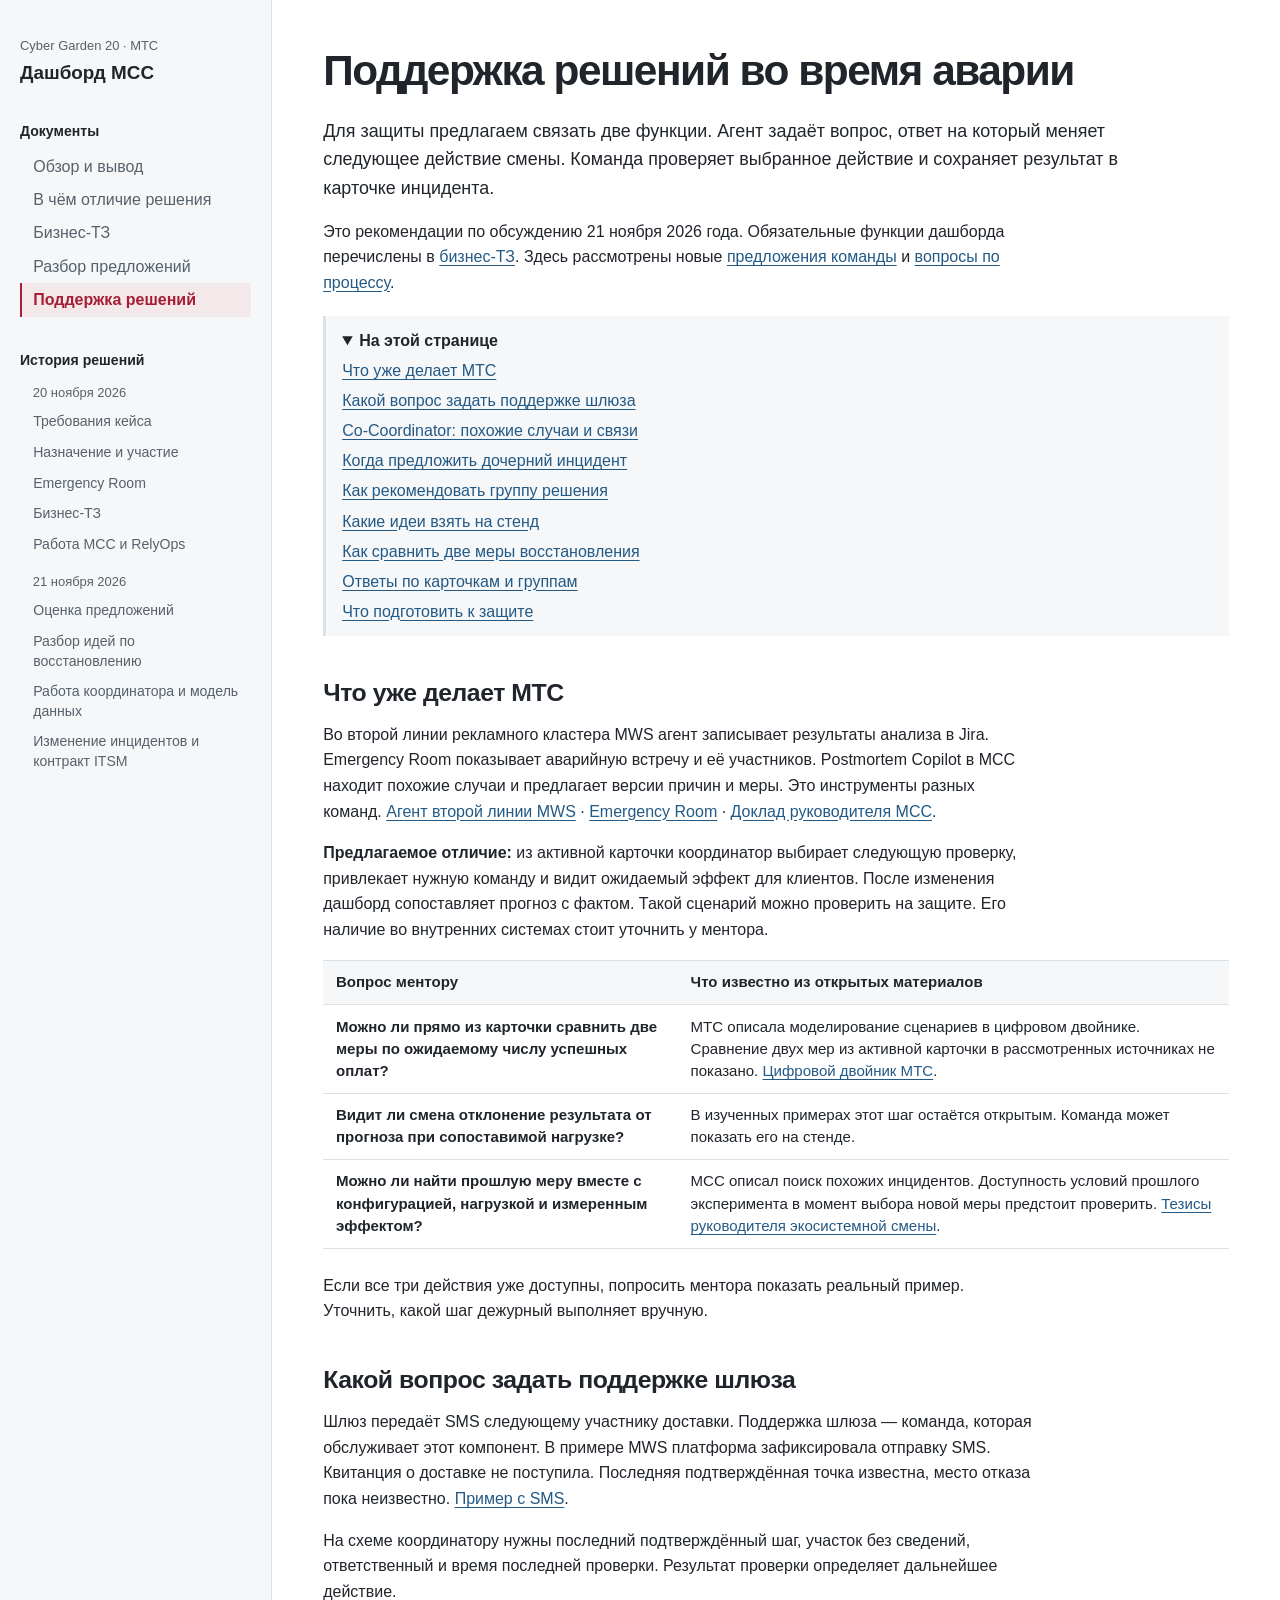
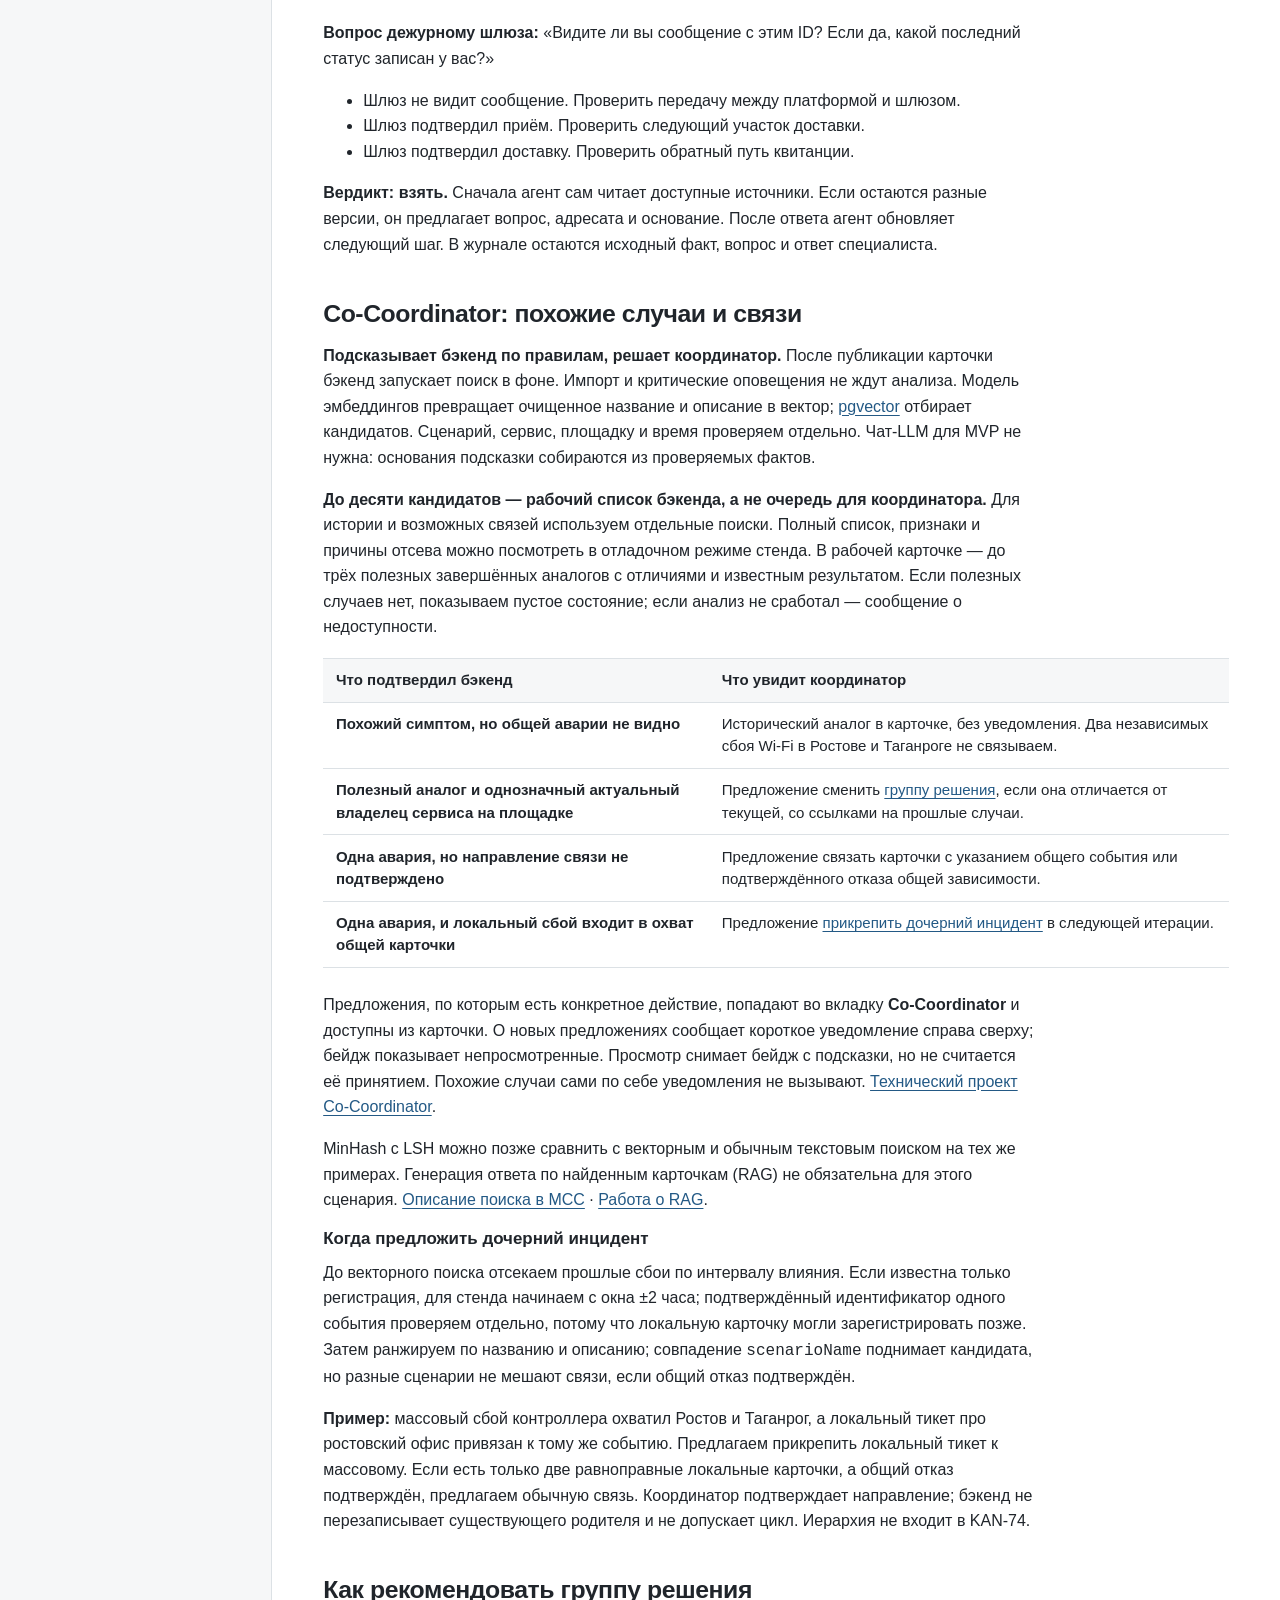
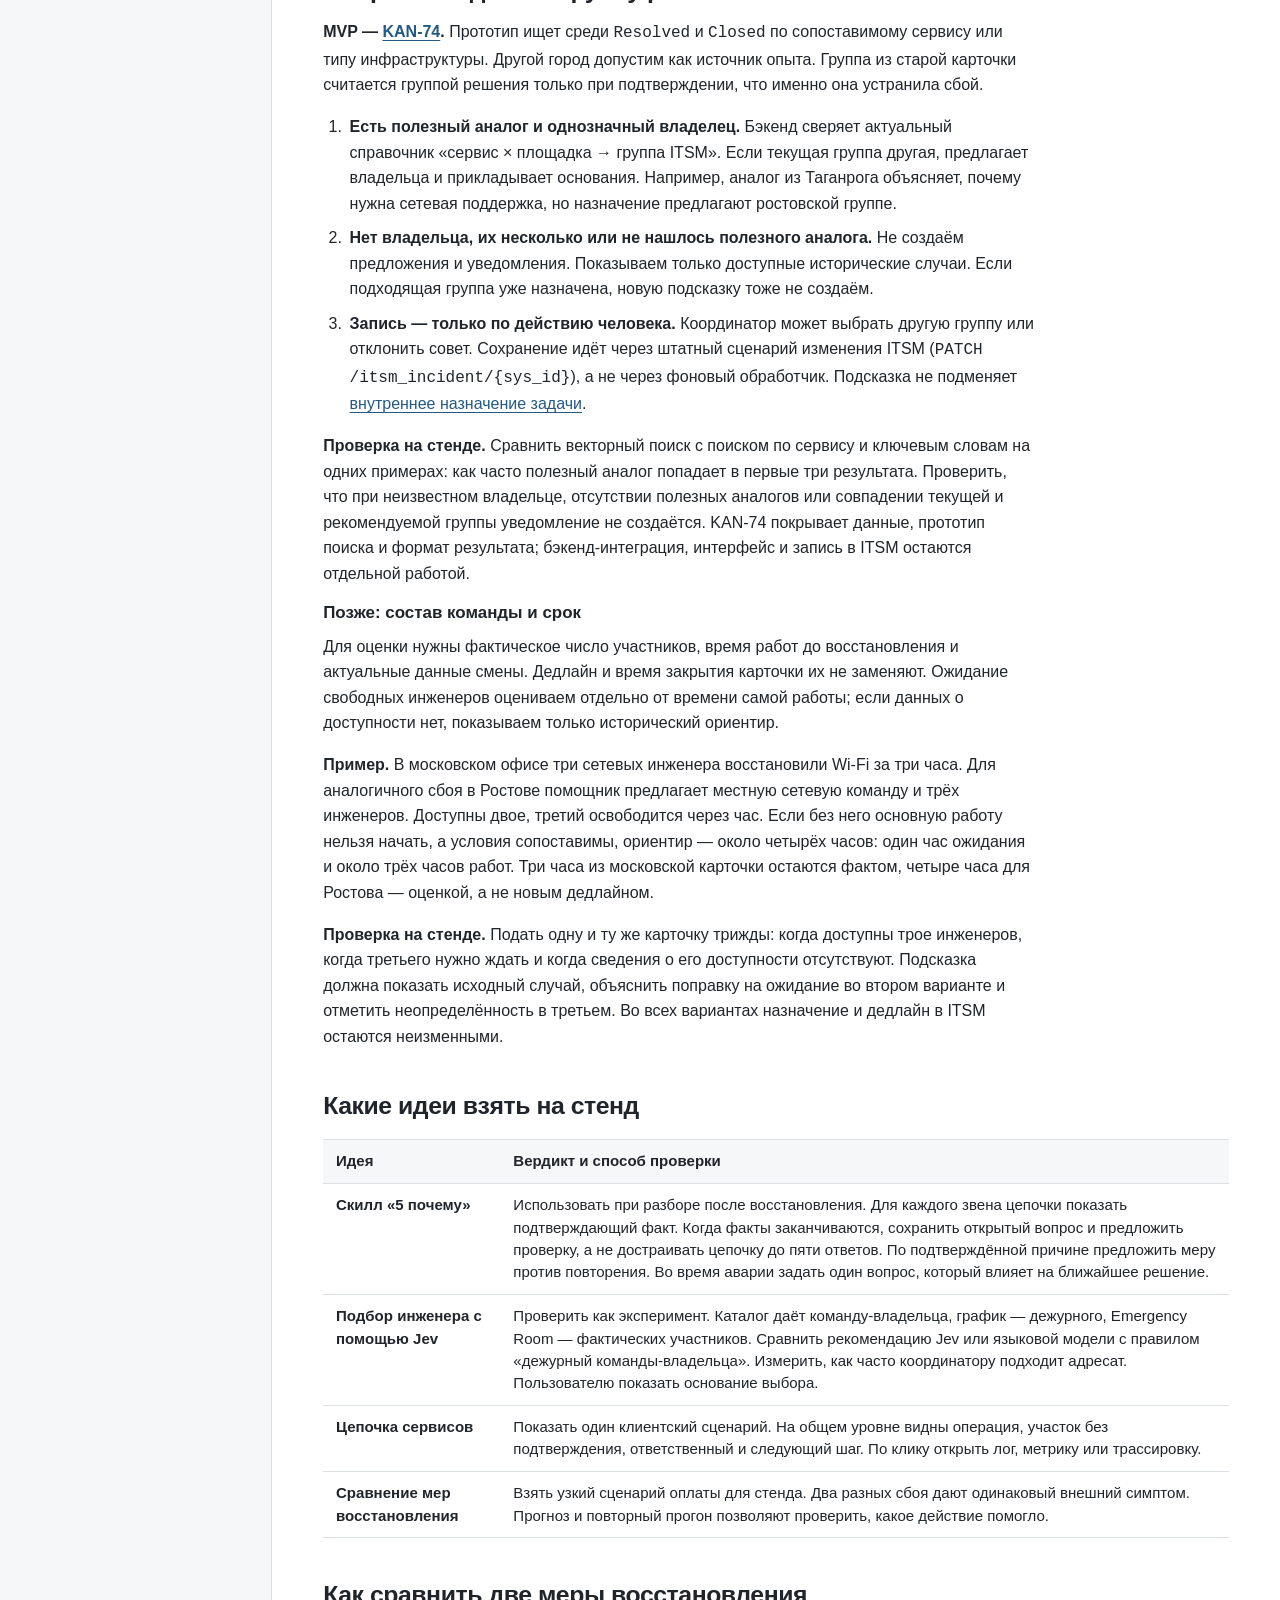
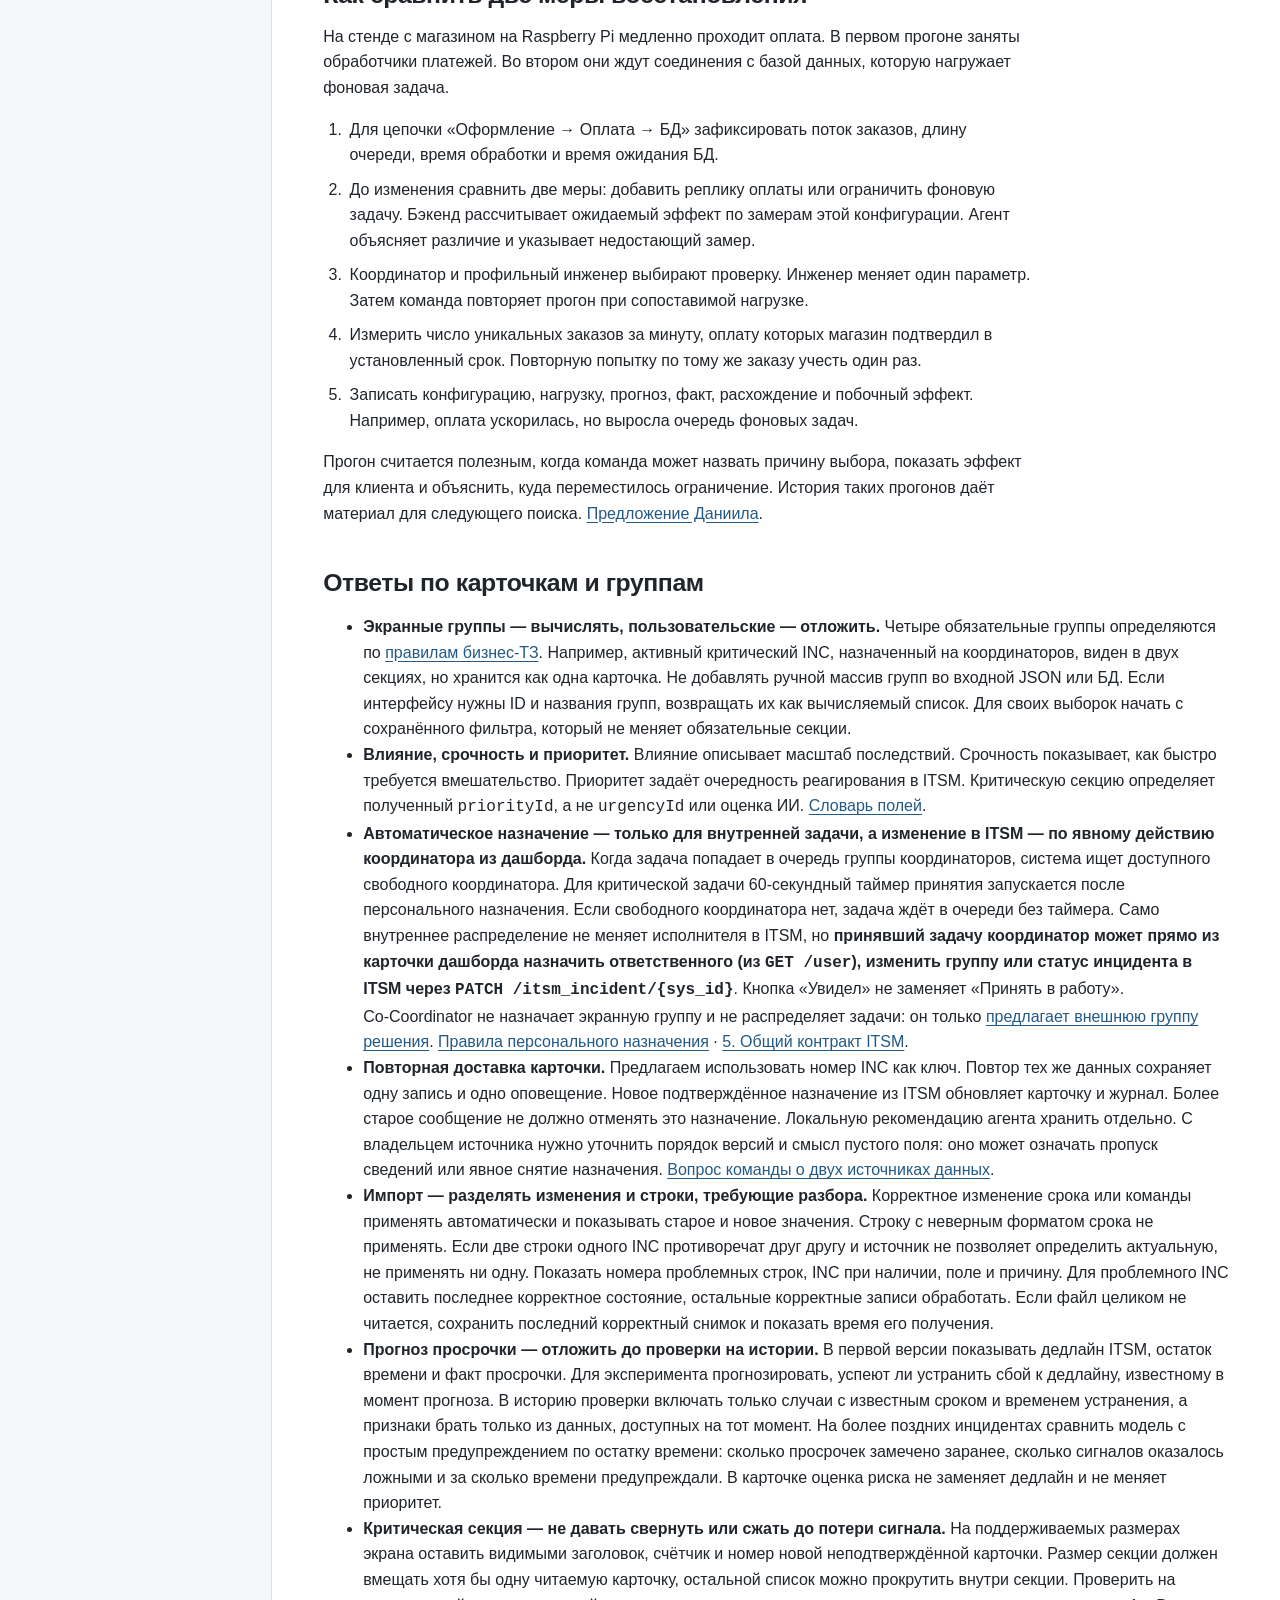
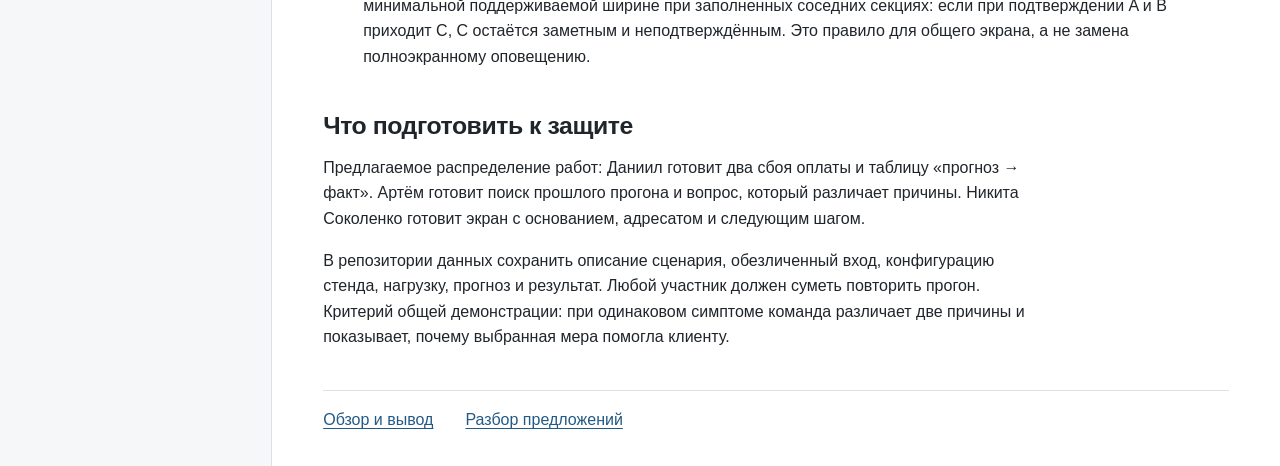
<file: docs/decision-support.html>
<!doctype html>
<html lang="ru">
<head>
  <meta charset="utf-8">
  <meta name="viewport" content="width=device-width, initial-scale=1">
  <title>Поддержка решений во время аварии · Cyber Garden 20</title>
  <link rel="stylesheet" href="wiki.css">
</head>
<body>
<a class="skip" href="#content">К содержанию</a>
<div class="layout">
<aside>
  <div class="rail">
    <span class="context">Cyber Garden 20 · МТС</span>
    <a class="project" href="index.html">Дашборд MCC</a>
    <nav class="doc-nav" aria-label="Документы">
      <p class="nav-title">Документы</p>
      <ul>
<li><a href="index.html">Обзор и вывод</a></li>
<li><a href="index.html#difference">В чём отличие решения</a></li>
<li><a href="requirements.html">Бизнес-ТЗ</a></li>
<li><a href="proposals.html">Разбор предложений</a></li>
<li><a href="decision-support.html" aria-current="page">Поддержка решений</a></li>
      </ul>
    </nav>
    <nav class="history-nav" aria-label="История решений">
      <p class="nav-title">История решений</p>
<time class="date" datetime="2026-11-20">20 ноября 2026</time>
<ul>
<li><a href="index.html#case">Требования кейса</a></li>
<li><a href="index.html#assignment">Назначение и участие</a></li>
<li><a href="index.html#room">Emergency Room</a></li>
<li><a href="index.html#spec">Бизнес-ТЗ</a></li>
<li><a href="index.html#relyops">Работа MCC и RelyOps</a></li>
</ul>
<time class="date" datetime="2026-11-21">21 ноября 2026</time>
<ul>
<li><a href="index.html#assessment">Оценка предложений</a></li>
<li><a href="index.html#recovery-review">Разбор идей по восстановлению</a></li>
<li><a href="index.html#coordination-review">Работа координатора и модель данных</a></li>
<li><a href="index.html#itsm-write-contract">Изменение инцидентов и контракт ITSM</a></li>
</ul>
    </nav>
  </div>
</aside>
<main id="content" tabindex="-1">
<h1>Поддержка решений во время аварии</h1>
<p class="lead">Для защиты предлагаем связать две функции. Агент задаёт вопрос, ответ на который меняет следующее действие смены. Команда проверяет выбранное действие и сохраняет результат в карточке инцидента.</p>
<p>Это рекомендации по обсуждению 21 ноября 2026 года. Обязательные функции дашборда перечислены в <a href="requirements.html#core">бизнес-ТЗ</a>. Здесь рассмотрены новые <a href="ideas/ideas.md">предложения команды</a> и <a href="Вопросы.md">вопросы по процессу</a>.</p>

<details class="contents" open>
<summary>На этой странице</summary>
<ul>
<li><a href="#existing">Что уже делает МТС</a></li>
<li><a href="#gateway">Какой вопрос задать поддержке шлюза</a></li>
<li><a href="#search">Co‑Coordinator: похожие случаи и связи</a></li>
<li><a href="#incident-hierarchy-advisor">Когда предложить дочерний инцидент</a></li>
<li><a href="#routing-advisor">Как рекомендовать группу решения</a></li>
<li><a href="#skills">Какие идеи взять на стенд</a></li>
<li><a href="#experiment">Как сравнить две меры восстановления</a></li>
<li><a href="#rules">Ответы по карточкам и группам</a></li>
<li><a href="#demo">Что подготовить к защите</a></li>
</ul>
</details>

<h2 id="existing">Что уже делает МТС</h2>
<p>Во второй линии рекламного кластера MWS агент записывает результаты анализа в Jira. Emergency Room показывает аварийную встречу и её участников. Postmortem Copilot в MCC находит похожие случаи и предлагает версии причин и меры. Это инструменты разных команд. <a href="https://habr.com/ru/companies/ru_mts/articles/1051784/">Агент второй линии MWS</a> · <a href="https://rutube.ru/video/1a47deb7aaf9b7b34447a9cccf2755e7/">Emergency Room</a> · <a href="https://highload.ru/spb/2026/abstracts/16972">Доклад руководителя MCC</a>.</p>
<p><strong>Предлагаемое отличие:</strong> из активной карточки координатор выбирает следующую проверку, привлекает нужную команду и видит ожидаемый эффект для клиентов. После изменения дашборд сопоставляет прогноз с фактом. Такой сценарий можно проверить на защите. Его наличие во внутренних системах стоит уточнить у ментора.</p>
<div class="table-wrap">
<table>
<thead><tr><th scope="col">Вопрос ментору</th><th scope="col">Что известно из открытых материалов</th></tr></thead>
<tbody>
<tr><th scope="row">Можно ли прямо из карточки сравнить две меры по ожидаемому числу успешных оплат?</th><td>МТС описала моделирование сценариев в цифровом двойнике. Сравнение двух мер из активной карточки в рассмотренных источниках не показано. <a href="https://moskva.mts.ru/about/media-centr/soobshheniya-kompanii/novosti-mts-v-rossii-i-mire/2023-12-20/mts-zapustila-cifrovogo-dvojnika-ekosistemy">Цифровой двойник МТС</a>.</td></tr>
<tr><th scope="row">Видит ли смена отклонение результата от прогноза при сопоставимой нагрузке?</th><td>В изученных примерах этот шаг остаётся открытым. Команда может показать его на стенде.</td></tr>
<tr><th scope="row">Можно ли найти прошлую меру вместе с конфигурацией, нагрузкой и измеренным эффектом?</th><td>MCC описал поиск похожих инцидентов. Доступность условий прошлого эксперимента в момент выбора новой меры предстоит проверить. <a href="https://highload.ru/moscow/2026/abstracts/11168699">Тезисы руководителя экосистемной смены</a>.</td></tr>
</tbody>
</table>
</div>
<p>Если все три действия уже доступны, попросить ментора показать реальный пример. Уточнить, какой шаг дежурный выполняет вручную.</p>

<h2 id="gateway">Какой вопрос задать поддержке шлюза</h2>
<p>Шлюз передаёт SMS следующему участнику доставки. Поддержка шлюза — команда, которая обслуживает этот компонент. В примере MWS платформа зафиксировала отправку SMS. Квитанция о доставке не поступила. Последняя подтверждённая точка известна, место отказа пока неизвестно. <a href="https://habr.com/ru/companies/ru_mts/articles/1051784/">Пример с SMS</a>.</p>
<p>На схеме координатору нужны последний подтверждённый шаг, участок без сведений, ответственный и время последней проверки. Результат проверки определяет дальнейшее действие.</p>
<p><strong>Вопрос дежурному шлюза:</strong> «Видите ли вы сообщение с этим ID? Если да, какой последний статус записан у вас?»</p>
<ul>
<li>Шлюз не видит сообщение. Проверить передачу между платформой и шлюзом.</li>
<li>Шлюз подтвердил приём. Проверить следующий участок доставки.</li>
<li>Шлюз подтвердил доставку. Проверить обратный путь квитанции.</li>
</ul>
<p><strong>Вердикт: взять.</strong> Сначала агент сам читает доступные источники. Если остаются разные версии, он предлагает вопрос, адресата и основание. После ответа агент обновляет следующий шаг. В журнале остаются исходный факт, вопрос и ответ специалиста.</p>

<h2 id="search">Co‑Coordinator: похожие случаи и связи</h2>
<p><strong>Подсказывает бэкенд по правилам, решает координатор.</strong> После публикации карточки бэкенд запускает поиск в фоне. Импорт и критические оповещения не ждут анализа. Модель эмбеддингов превращает очищенное название и описание в вектор; <a href="https://github.com/pgvector/pgvector">pgvector</a> отбирает кандидатов. Сценарий, сервис, площадку и время проверяем отдельно. Чат‑LLM для MVP не нужна: основания подсказки собираются из проверяемых фактов.</p>
<p><strong>До десяти кандидатов — рабочий список бэкенда, а не очередь для координатора.</strong> Для истории и возможных связей используем отдельные поиски. Полный список, признаки и причины отсева можно посмотреть в отладочном режиме стенда. В рабочей карточке — до трёх полезных завершённых аналогов с отличиями и известным результатом. Если полезных случаев нет, показываем пустое состояние; если анализ не сработал — сообщение о недоступности.</p>
<div class="table-wrap">
<table>
<thead><tr><th scope="col">Что подтвердил бэкенд</th><th scope="col">Что увидит координатор</th></tr></thead>
<tbody>
<tr><th scope="row">Похожий симптом, но общей аварии не видно</th><td>Исторический аналог в карточке, без уведомления. Два независимых сбоя Wi‑Fi в Ростове и Таганроге не связываем.</td></tr>
<tr><th scope="row">Полезный аналог и однозначный актуальный владелец сервиса на площадке</th><td>Предложение сменить <a href="#routing-advisor">группу решения</a>, если она отличается от текущей, со ссылками на прошлые случаи.</td></tr>
<tr><th scope="row">Одна авария, но направление связи не подтверждено</th><td>Предложение связать карточки с указанием общего события или подтверждённого отказа общей зависимости.</td></tr>
<tr><th scope="row">Одна авария, и локальный сбой входит в охват общей карточки</th><td>Предложение <a href="#incident-hierarchy-advisor">прикрепить дочерний инцидент</a> в следующей итерации.</td></tr>
</tbody>
</table>
</div>
<p>Предложения, по которым есть конкретное действие, попадают во вкладку <strong>Co‑Coordinator</strong> и доступны из карточки. О новых предложениях сообщает короткое уведомление справа сверху; бейдж показывает непросмотренные. Просмотр снимает бейдж с подсказки, но не считается её принятием. Похожие случаи сами по себе уведомления не вызывают. <a href="co-coordinator.md">Технический проект Co‑Coordinator</a>.</p>
<p>MinHash с LSH можно позже сравнить с векторным и обычным текстовым поиском на тех же примерах. Генерация ответа по найденным карточкам (RAG) не обязательна для этого сценария. <a href="https://highload.ru/moscow/2026/abstracts/11168699">Описание поиска в MCC</a> · <a href="https://arxiv.org/abs/2005.11401">Работа о RAG</a>.</p>

<h3 id="incident-hierarchy-advisor">Когда предложить дочерний инцидент</h3>
<p>До векторного поиска отсекаем прошлые сбои по интервалу влияния. Если известна только регистрация, для стенда начинаем с окна ±2 часа; подтверждённый идентификатор одного события проверяем отдельно, потому что локальную карточку могли зарегистрировать позже. Затем ранжируем по названию и описанию; совпадение <code>scenarioName</code> поднимает кандидата, но разные сценарии не мешают связи, если общий отказ подтверждён.</p>
<p><strong>Пример:</strong> массовый сбой контроллера охватил Ростов и Таганрог, а локальный тикет про ростовский офис привязан к тому же событию. Предлагаем прикрепить локальный тикет к массовому. Если есть только две равноправные локальные карточки, а общий отказ подтверждён, предлагаем обычную связь. Координатор подтверждает направление; бэкенд не перезаписывает существующего родителя и не допускает цикл. Иерархия не входит в KAN‑74.</p>

<h2 id="routing-advisor">Как рекомендовать группу решения</h2>
<p><strong>MVP — <a href="https://sokolenkonikita12ru.atlassian.net/browse/KAN-74">KAN‑74</a>.</strong> Прототип ищет среди <code>Resolved</code> и <code>Closed</code> по сопоставимому сервису или типу инфраструктуры. Другой город допустим как источник опыта. Группа из старой карточки считается группой решения только при подтверждении, что именно она устранила сбой.</p>
<ol>
<li><strong>Есть полезный аналог и однозначный владелец.</strong> Бэкенд сверяет актуальный справочник «сервис × площадка → группа ITSM». Если текущая группа другая, предлагает владельца и прикладывает основания. Например, аналог из Таганрога объясняет, почему нужна сетевая поддержка, но назначение предлагают ростовской группе.</li>
<li><strong>Нет владельца, их несколько или не нашлось полезного аналога.</strong> Не создаём предложения и уведомления. Показываем только доступные исторические случаи. Если подходящая группа уже назначена, новую подсказку тоже не создаём.</li>
<li><strong>Запись — только по действию человека.</strong> Координатор может выбрать другую группу или отклонить совет. Сохранение идёт через штатный сценарий изменения ITSM (<code>PATCH /itsm_incident/{sys_id}</code>), а не через фоновый обработчик. Подсказка не подменяет <a href="requirements.html#personal-assignment">внутреннее назначение задачи</a>.</li>
</ol>
<p><strong>Проверка на стенде.</strong> Сравнить векторный поиск с поиском по сервису и ключевым словам на одних примерах: как часто полезный аналог попадает в первые три результата. Проверить, что при неизвестном владельце, отсутствии полезных аналогов или совпадении текущей и рекомендуемой группы уведомление не создаётся. KAN‑74 покрывает данные, прототип поиска и формат результата; бэкенд-интеграция, интерфейс и запись в ITSM остаются отдельной работой.</p>

<h3 id="staffing-advisor">Позже: состав команды и срок</h3>
<p>Для оценки нужны фактическое число участников, время работ до восстановления и актуальные данные смены. Дедлайн и время закрытия карточки их не заменяют. Ожидание свободных инженеров оцениваем отдельно от времени самой работы; если данных о доступности нет, показываем только исторический ориентир.</p>
<p><strong>Пример.</strong> В московском офисе три сетевых инженера восстановили Wi‑Fi за три часа. Для аналогичного сбоя в Ростове помощник предлагает местную сетевую команду и трёх инженеров. Доступны двое, третий освободится через час. Если без него основную работу нельзя начать, а условия сопоставимы, ориентир — около четырёх часов: один час ожидания и около трёх часов работ. Три часа из московской карточки остаются фактом, четыре часа для Ростова — оценкой, а не новым дедлайном.</p>
<p><strong>Проверка на стенде.</strong> Подать одну и ту же карточку трижды: когда доступны трое инженеров, когда третьего нужно ждать и когда сведения о его доступности отсутствуют. Подсказка должна показать исходный случай, объяснить поправку на ожидание во втором варианте и отметить неопределённость в третьем. Во всех вариантах назначение и дедлайн в ITSM остаются неизменными.</p>

<h2 id="skills">Какие идеи взять на стенд</h2>
<div class="table-wrap">
<table>
<thead><tr><th scope="col">Идея</th><th scope="col">Вердикт и способ проверки</th></tr></thead>
<tbody>
<tr><th scope="row">Скилл «5 почему»</th><td>Использовать при разборе после восстановления. Для каждого звена цепочки показать подтверждающий факт. Когда факты заканчиваются, сохранить открытый вопрос и предложить проверку, а не достраивать цепочку до пяти ответов. По подтверждённой причине предложить меру против повторения. Во время аварии задать один вопрос, который влияет на ближайшее решение.</td></tr>
<tr><th scope="row">Подбор инженера с помощью Jev</th><td>Проверить как эксперимент. Каталог даёт команду-владельца, график — дежурного, Emergency Room — фактических участников. Сравнить рекомендацию Jev или языковой модели с правилом «дежурный команды-владельца». Измерить, как часто координатору подходит адресат. Пользователю показать основание выбора.</td></tr>
<tr><th scope="row">Цепочка сервисов</th><td>Показать один клиентский сценарий. На общем уровне видны операция, участок без подтверждения, ответственный и следующий шаг. По клику открыть лог, метрику или трассировку.</td></tr>
<tr><th scope="row">Сравнение мер восстановления</th><td>Взять узкий сценарий оплаты для стенда. Два разных сбоя дают одинаковый внешний симптом. Прогноз и повторный прогон позволяют проверить, какое действие помогло.</td></tr>
</tbody>
</table>
</div>

<h2 id="experiment">Как сравнить две меры восстановления</h2>
<p>На стенде с магазином на Raspberry Pi медленно проходит оплата. В первом прогоне заняты обработчики платежей. Во втором они ждут соединения с базой данных, которую нагружает фоновая задача.</p>
<ol>
<li>Для цепочки «Оформление → Оплата → БД» зафиксировать поток заказов, длину очереди, время обработки и время ожидания БД.</li>
<li>До изменения сравнить две меры: добавить реплику оплаты или ограничить фоновую задачу. Бэкенд рассчитывает ожидаемый эффект по замерам этой конфигурации. Агент объясняет различие и указывает недостающий замер.</li>
<li>Координатор и профильный инженер выбирают проверку. Инженер меняет один параметр. Затем команда повторяет прогон при сопоставимой нагрузке.</li>
<li>Измерить число уникальных заказов за минуту, оплату которых магазин подтвердил в установленный срок. Повторную попытку по тому же заказу учесть один раз.</li>
<li>Записать конфигурацию, нагрузку, прогноз, факт, расхождение и побочный эффект. Например, оплата ускорилась, но выросла очередь фоновых задач.</li>
</ol>
<p>Прогон считается полезным, когда команда может назвать причину выбора, показать эффект для клиента и объяснить, куда переместилось ограничение. История таких прогонов даёт материал для следующего поиска. <a href="ideas/ideas.md">Предложение Даниила</a>.</p>

<h2 id="rules">Ответы по карточкам и группам</h2>
<ul>
<li><strong>Экранные группы — вычислять, пользовательские — отложить.</strong> Четыре обязательные группы определяются по <a href="requirements.html#core">правилам бизнес-ТЗ</a>. Например, активный критический INC, назначенный на координаторов, виден в двух секциях, но хранится как одна карточка. Не добавлять ручной массив групп во входной JSON или БД. Если интерфейсу нужны ID и названия групп, возвращать их как вычисляемый список. Для своих выборок начать с сохранённого фильтра, который не меняет обязательные секции.</li>
<li><strong>Влияние, срочность и приоритет.</strong> Влияние описывает масштаб последствий. Срочность показывает, как быстро требуется вмешательство. Приоритет задаёт очередность реагирования в ITSM. Критическую секцию определяет полученный <code>priorityId</code>, а не <code>urgencyId</code> или оценка ИИ. <a href="../Предоставленные%20материалы/incidents_attributes.json">Словарь полей</a>.</li>
<li><strong>Автоматическое назначение — только для внутренней задачи, а изменение в ITSM — по явному действию координатора из дашборда.</strong> Когда задача попадает в очередь группы координаторов, система ищет доступного свободного координатора. Для критической задачи 60-секундный таймер принятия запускается после персонального назначения. Если свободного координатора нет, задача ждёт в очереди без таймера. Само внутреннее распределение не меняет исполнителя в ITSM, но <strong>принявший задачу координатор может прямо из карточки дашборда назначить ответственного (из <code>GET /user</code>), изменить группу или статус инцидента в ITSM через <code>PATCH /itsm_incident/{sys_id}</code></strong>. Кнопка «Увидел» не заменяет «Принять в работу». Co‑Coordinator не назначает экранную группу и не распределяет задачи: он только <a href="#routing-advisor">предлагает внешнюю группу решения</a>. <a href="requirements.html#personal-assignment">Правила персонального назначения</a> · <a href="requirements.html#itsm-contract">5. Общий контракт ITSM</a>.</li>
<li><strong>Повторная доставка карточки.</strong> Предлагаем использовать номер INC как ключ. Повтор тех же данных сохраняет одну запись и одно оповещение. Новое подтверждённое назначение из ITSM обновляет карточку и журнал. Более старое сообщение не должно отменять это назначение. Локальную рекомендацию агента хранить отдельно. С владельцем источника нужно уточнить порядок версий и смысл пустого поля: оно может означать пропуск сведений или явное снятие назначения. <a href="Вопросы.md">Вопрос команды о двух источниках данных</a>.</li>
<li><strong>Импорт — разделять изменения и строки, требующие разбора.</strong> Корректное изменение срока или команды применять автоматически и показывать старое и новое значения. Строку с неверным форматом срока не применять. Если две строки одного INC противоречат друг другу и источник не позволяет определить актуальную, не применять ни одну. Показать номера проблемных строк, INC при наличии, поле и причину. Для проблемного INC оставить последнее корректное состояние, остальные корректные записи обработать. Если файл целиком не читается, сохранить последний корректный снимок и показать время его получения.</li>
<li><strong>Прогноз просрочки — отложить до проверки на истории.</strong> В первой версии показывать дедлайн ITSM, остаток времени и факт просрочки. Для эксперимента прогнозировать, успеют ли устранить сбой к дедлайну, известному в момент прогноза. В историю проверки включать только случаи с известным сроком и временем устранения, а признаки брать только из данных, доступных на тот момент. На более поздних инцидентах сравнить модель с простым предупреждением по остатку времени: сколько просрочек замечено заранее, сколько сигналов оказалось ложными и за сколько времени предупреждали. В карточке оценка риска не заменяет дедлайн и не меняет приоритет.</li>
<li><strong>Критическая секция — не давать свернуть или сжать до потери сигнала.</strong> На поддерживаемых размерах экрана оставить видимыми заголовок, счётчик и номер новой неподтверждённой карточки. Размер секции должен вмещать хотя бы одну читаемую карточку, остальной список можно прокрутить внутри секции. Проверить на минимальной поддерживаемой ширине при заполненных соседних секциях: если при подтверждении A и B приходит C, C остаётся заметным и неподтверждённым. Это правило для общего экрана, а не замена полноэкранному оповещению.</li>
</ul>

<h2 id="demo">Что подготовить к защите</h2>
<p>Предлагаемое распределение работ: Даниил готовит два сбоя оплаты и таблицу «прогноз → факт». Артём готовит поиск прошлого прогона и вопрос, который различает причины. Никита Соколенко готовит экран с основанием, адресатом и следующим шагом.</p>
<p>В репозитории данных сохранить описание сценария, обезличенный вход, конфигурацию стенда, нагрузку, прогноз и результат. Любой участник должен суметь повторить прогон. Критерий общей демонстрации: при одинаковом симптоме команда различает две причины и показывает, почему выбранная мера помогла клиенту.</p>
<nav class="page-links" aria-label="Другие страницы">
<a href="index.html">Обзор и вывод</a>
<a href="proposals.html">Разбор предложений</a>
</nav>
</main>
</div>
</body>
</html>
</file>
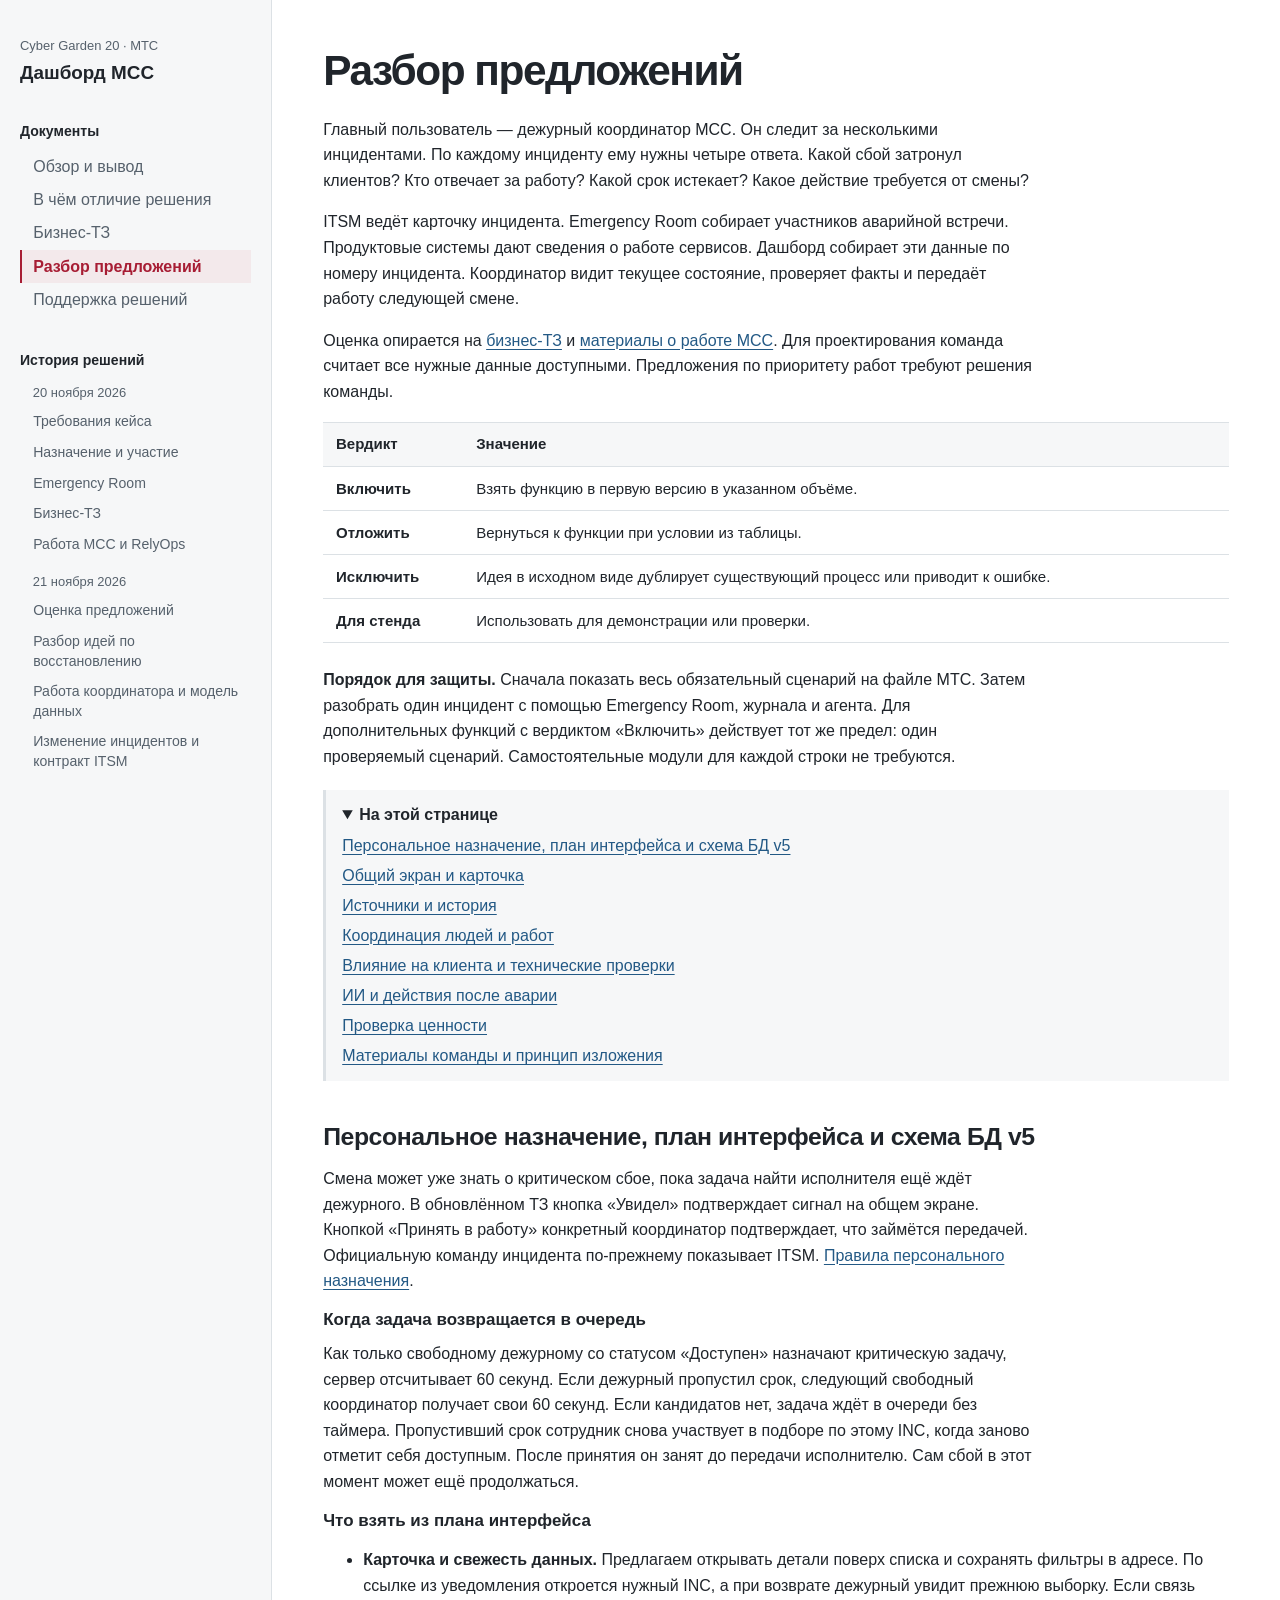
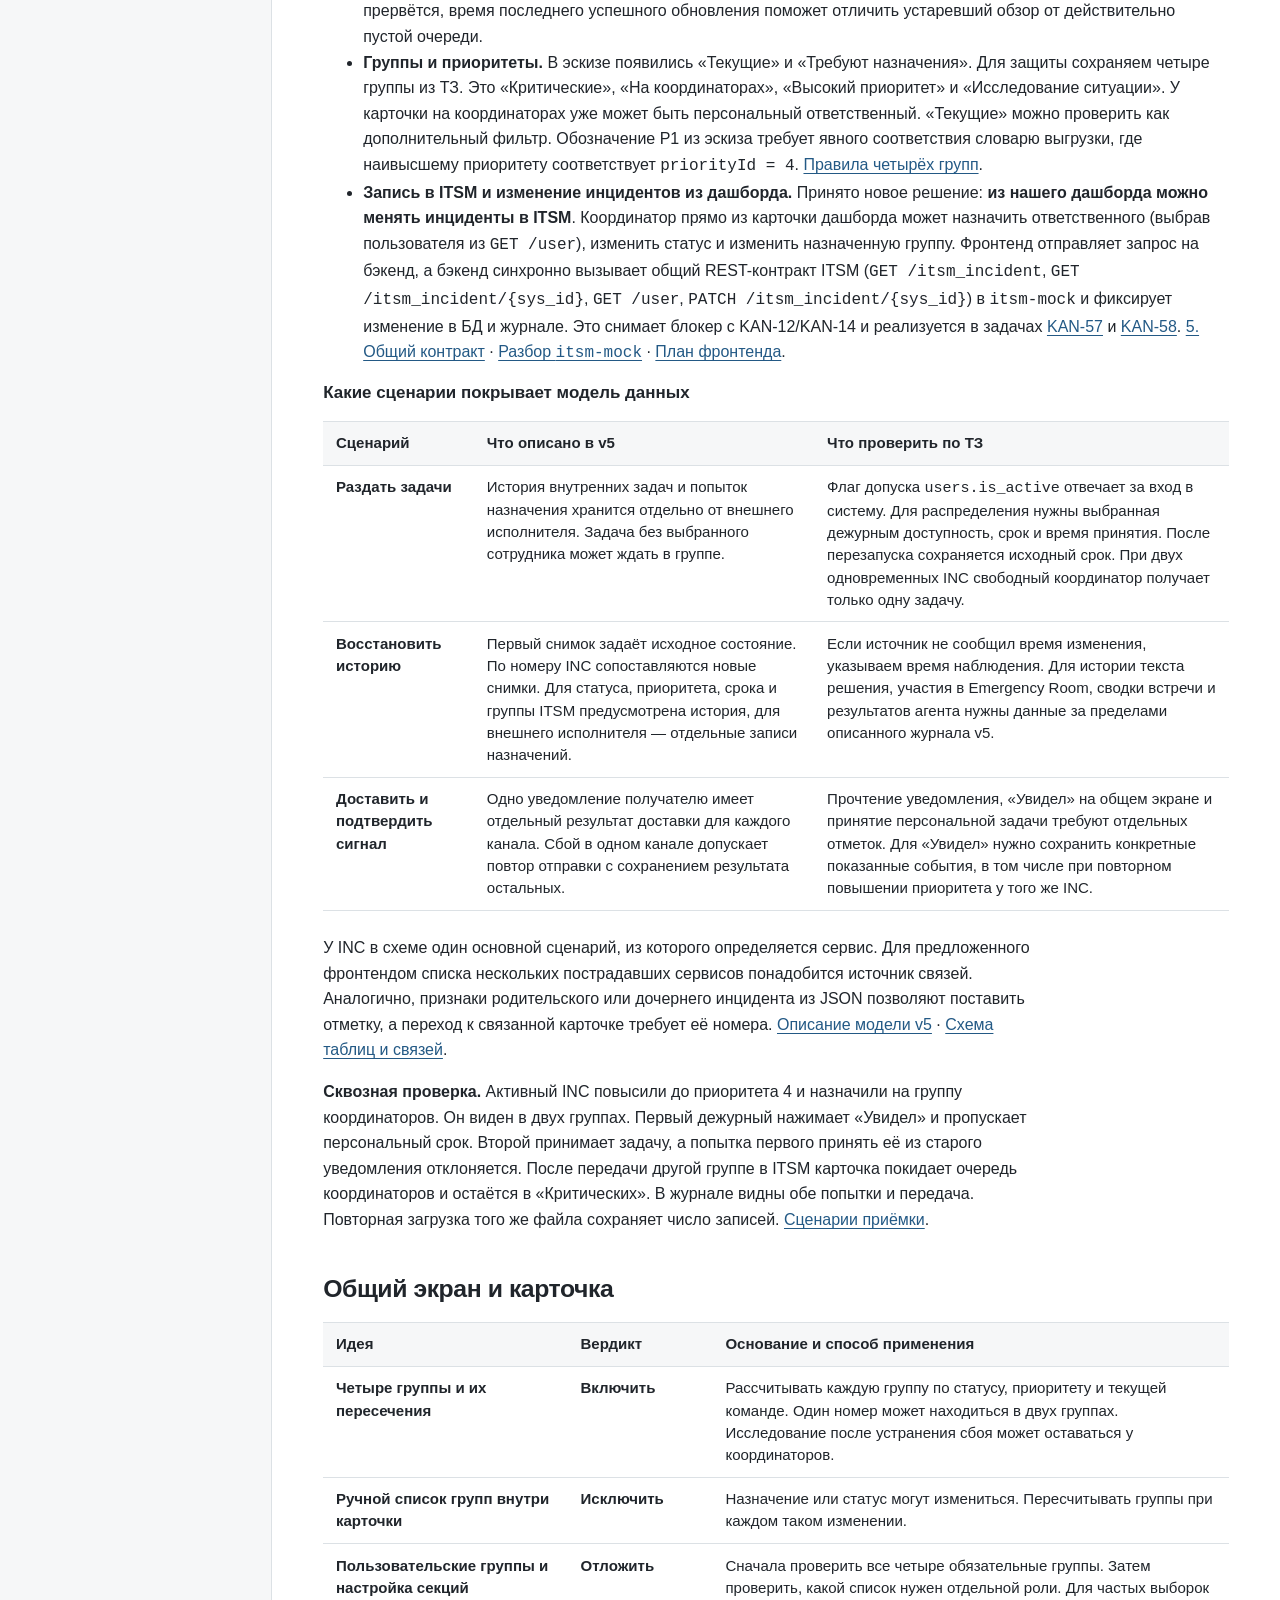
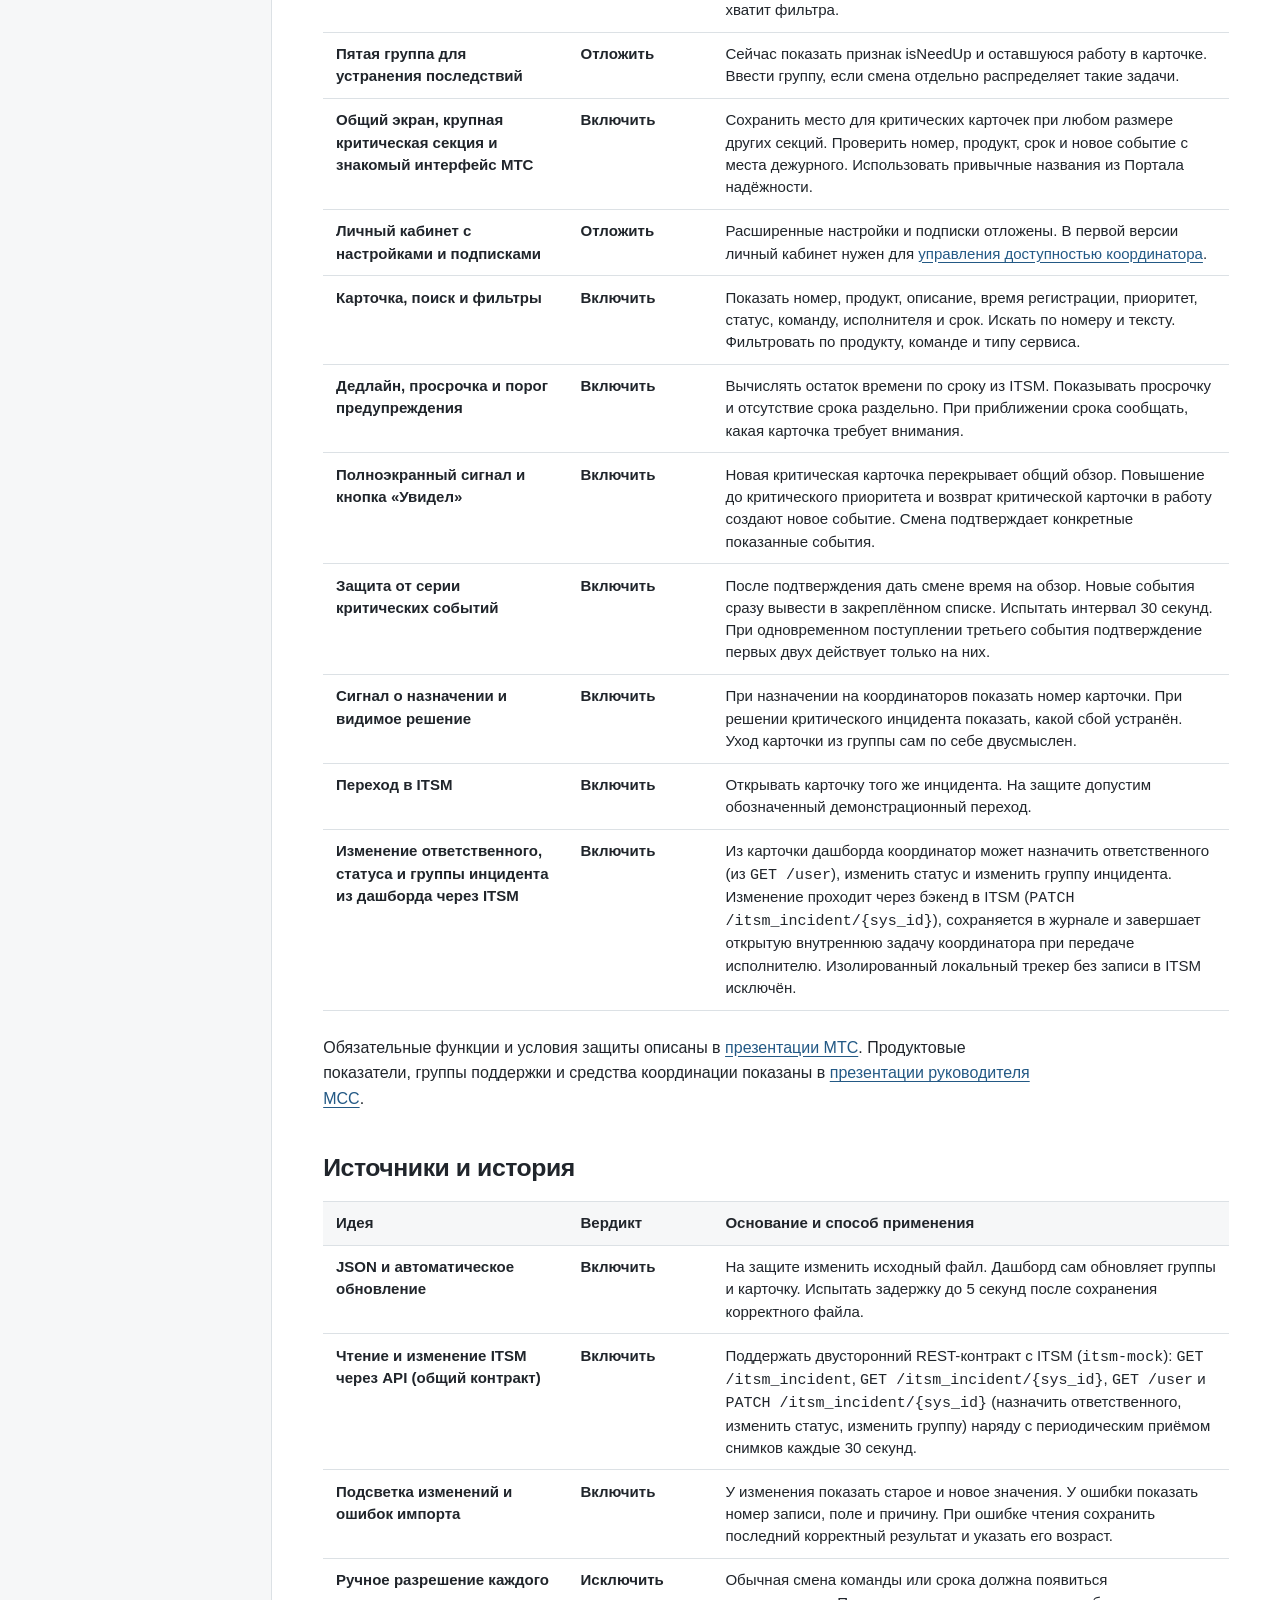
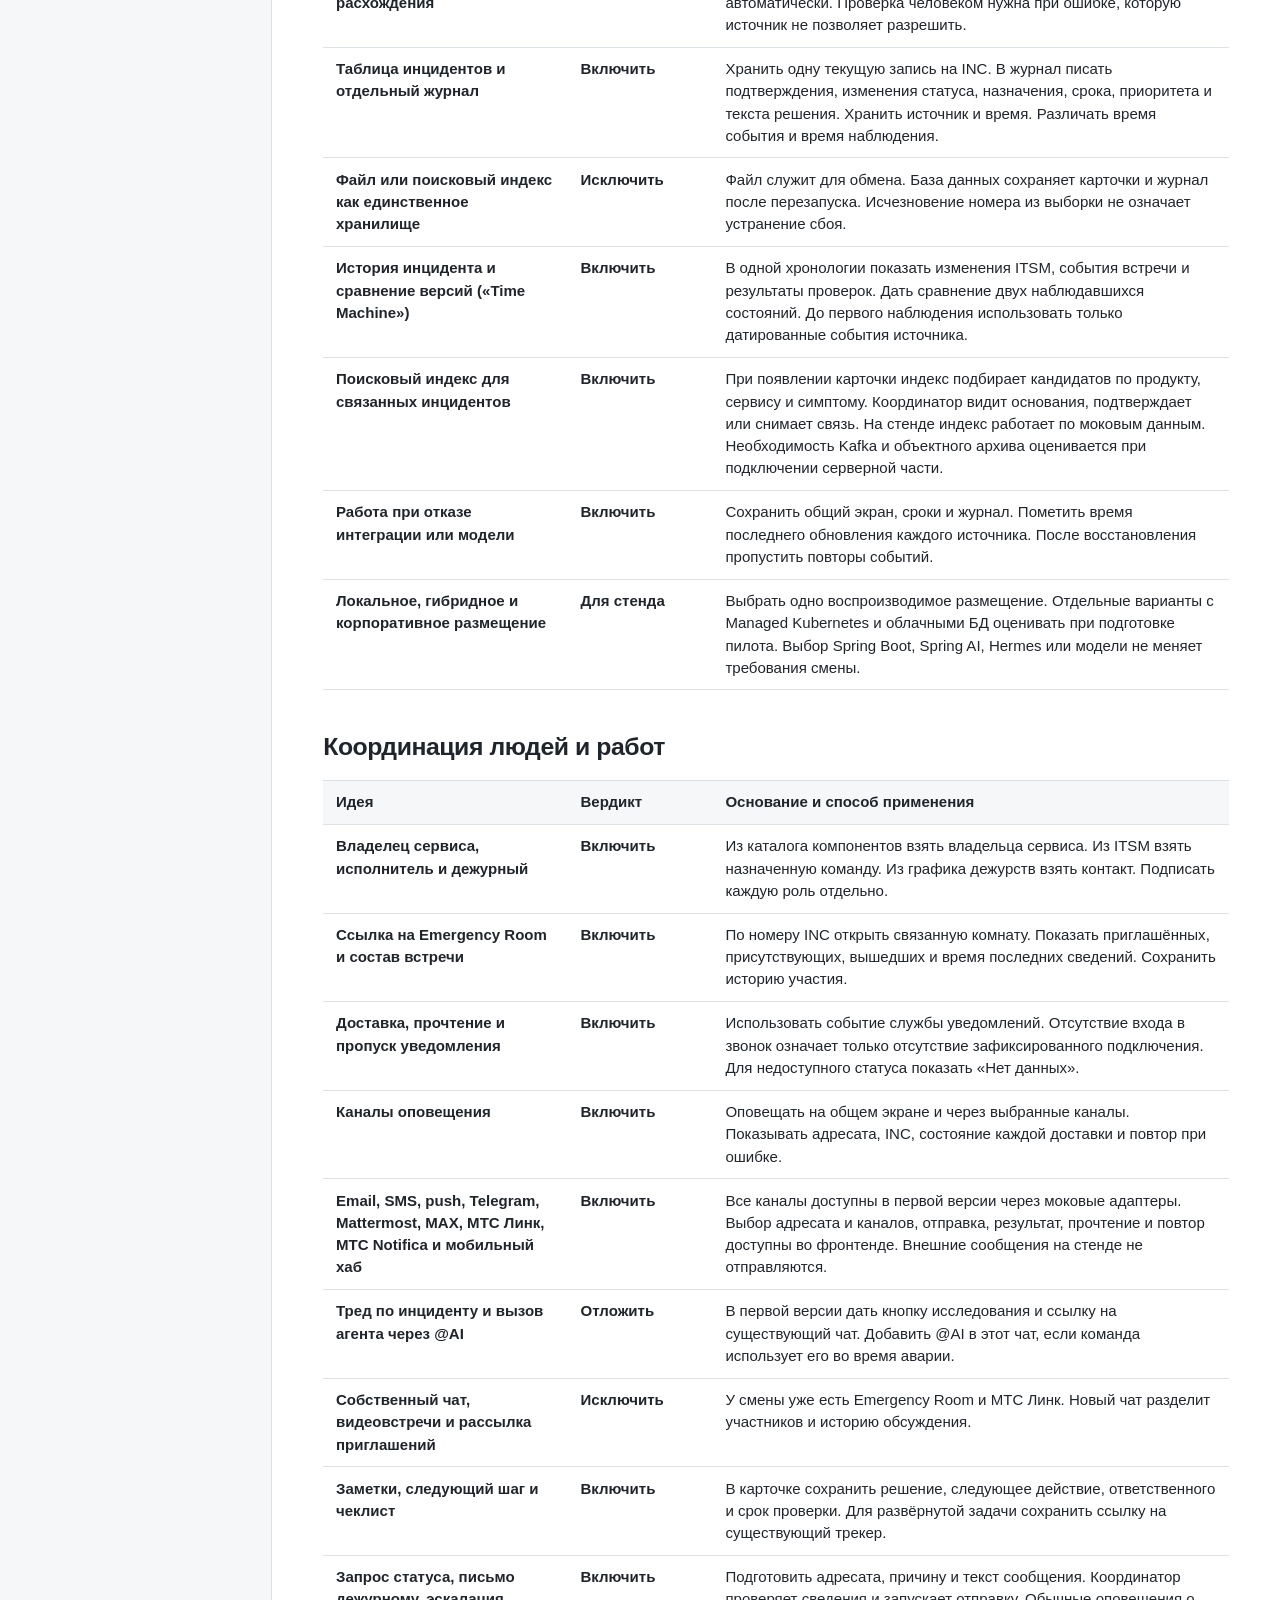
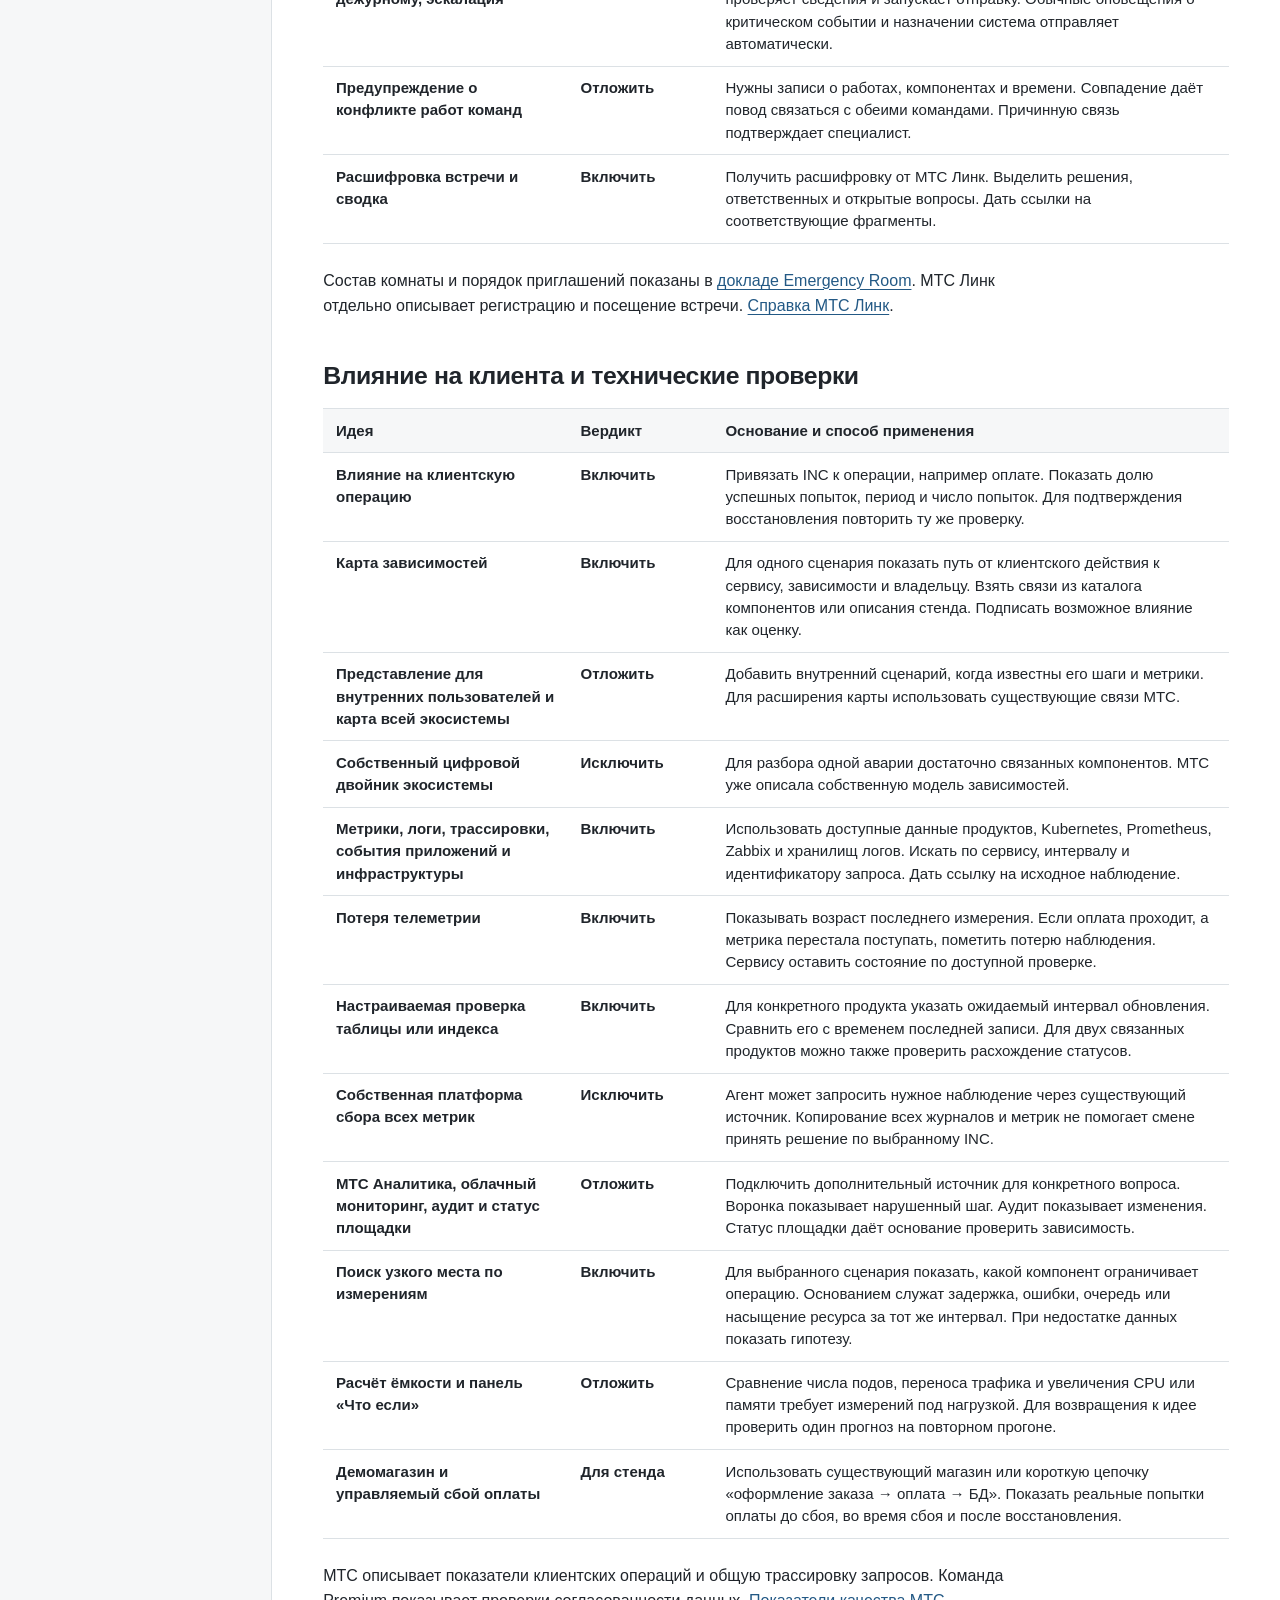
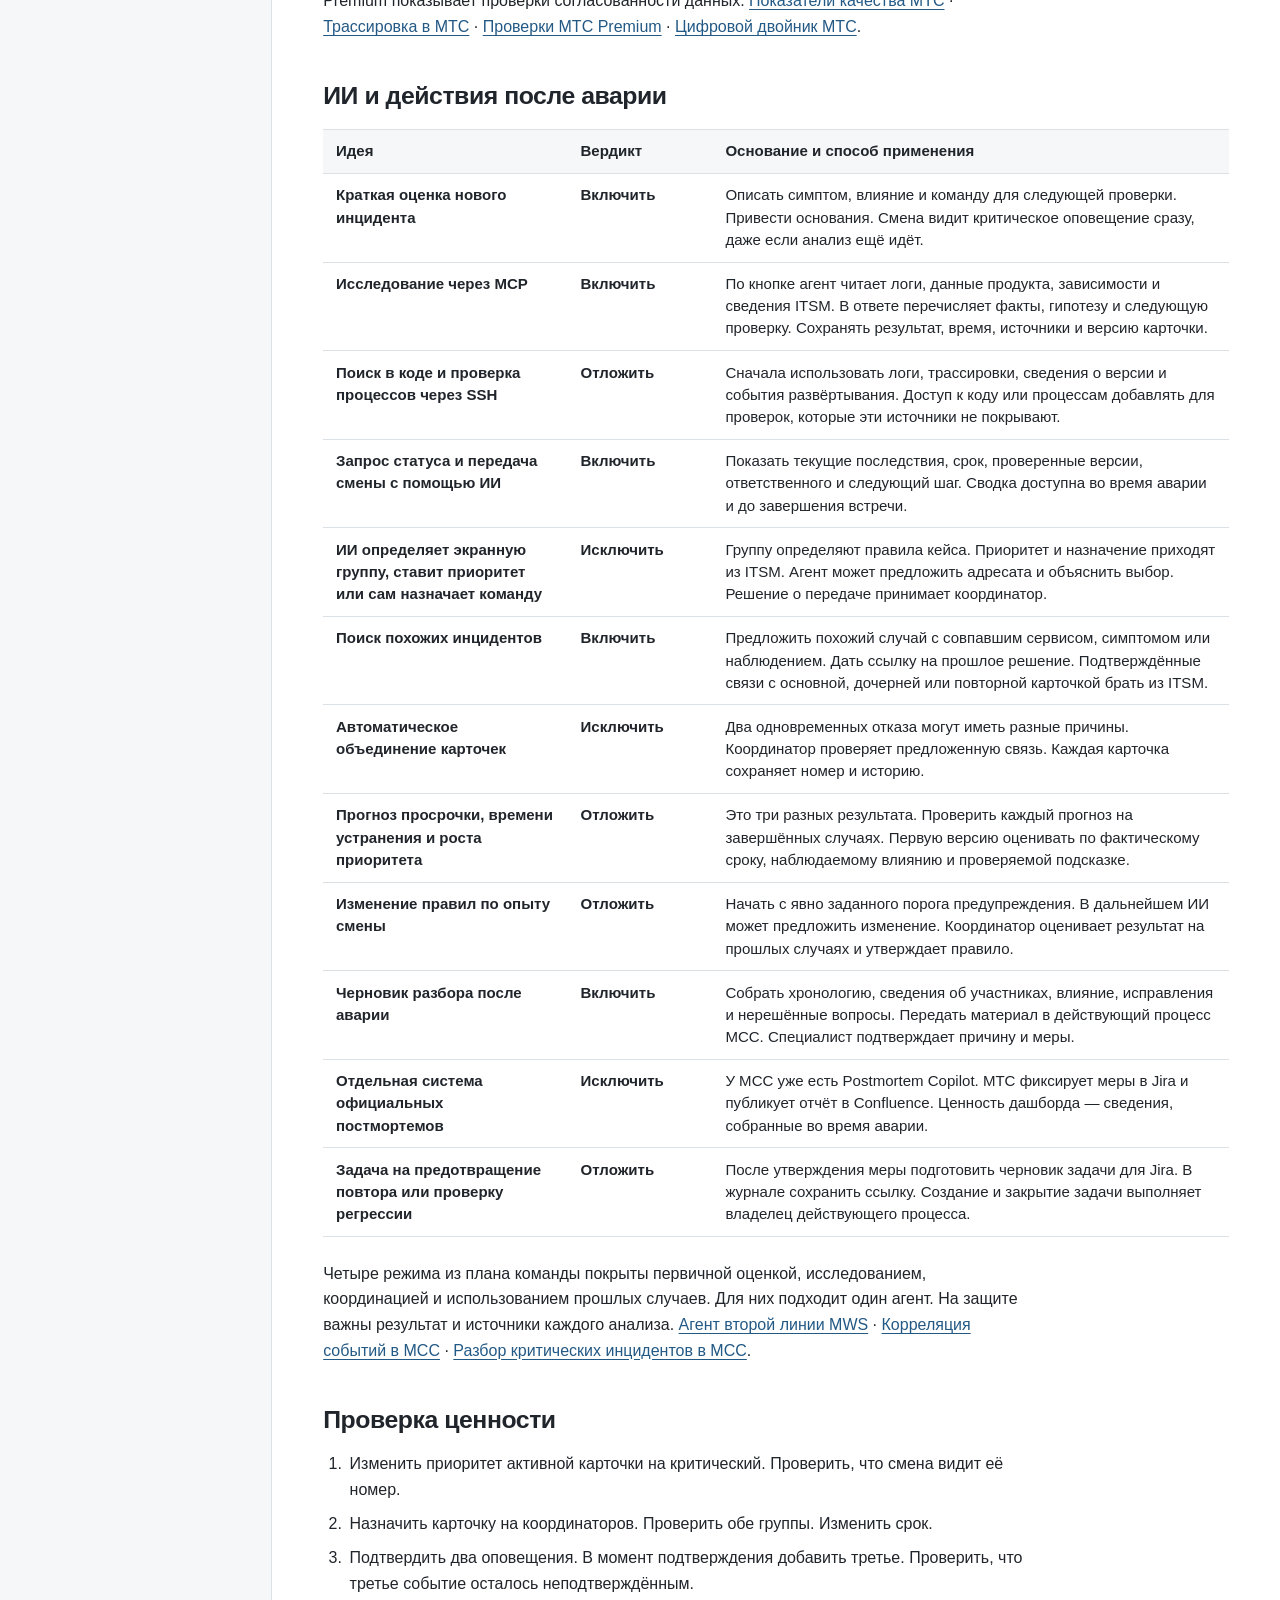
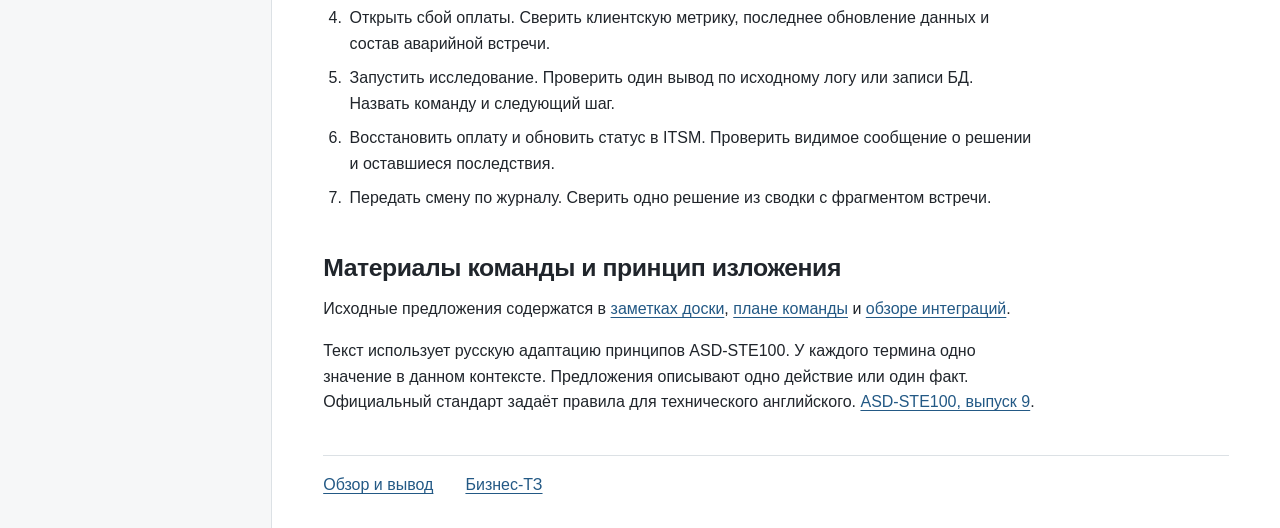
<file: docs/proposals.html>
<!doctype html>
<html lang="ru">
<head>
  <meta charset="utf-8">
  <meta name="viewport" content="width=device-width, initial-scale=1">
  <title>Разбор предложений · Cyber Garden 20</title>
  <link rel="stylesheet" href="wiki.css">
</head>
<body>
<a class="skip" href="#content">К содержанию</a>
<div class="layout">
<aside>
  <div class="rail">
    <span class="context">Cyber Garden 20 · МТС</span>
    <a class="project" href="index.html">Дашборд MCC</a>
    <nav class="doc-nav" aria-label="Документы">
      <p class="nav-title">Документы</p>
      <ul>
<li><a href="index.html">Обзор и вывод</a></li>
<li><a href="index.html#difference">В чём отличие решения</a></li>
<li><a href="requirements.html">Бизнес-ТЗ</a></li>
<li><a href="proposals.html" aria-current="page">Разбор предложений</a></li>
<li><a href="decision-support.html">Поддержка решений</a></li>
      </ul>
    </nav>
    <nav class="history-nav" aria-label="История решений">
      <p class="nav-title">История решений</p>
<time class="date" datetime="2026-11-20">20 ноября 2026</time>
<ul>
<li><a href="index.html#case">Требования кейса</a></li>
<li><a href="index.html#assignment">Назначение и участие</a></li>
<li><a href="index.html#room">Emergency Room</a></li>
<li><a href="index.html#spec">Бизнес-ТЗ</a></li>
<li><a href="index.html#relyops">Работа MCC и RelyOps</a></li>
</ul>
<time class="date" datetime="2026-11-21">21 ноября 2026</time>
<ul>
<li><a href="index.html#assessment">Оценка предложений</a></li>
<li><a href="index.html#recovery-review">Разбор идей по восстановлению</a></li>
<li><a href="index.html#coordination-review">Работа координатора и модель данных</a></li>
<li><a href="index.html#itsm-write-contract">Изменение инцидентов и контракт ITSM</a></li>
</ul>
    </nav>
  </div>
</aside>
<main id="content" tabindex="-1">
<h1>Разбор предложений</h1>
<p>Главный пользователь — дежурный координатор MCC. Он следит за несколькими инцидентами. По каждому инциденту ему нужны четыре ответа. Какой сбой затронул клиентов? Кто отвечает за работу? Какой срок истекает? Какое действие требуется от смены?</p>

<p>ITSM ведёт карточку инцидента. Emergency Room собирает участников аварийной встречи. Продуктовые системы дают сведения о работе сервисов. Дашборд собирает эти данные по номеру инцидента. Координатор видит текущее состояние, проверяет факты и передаёт работу следующей смене.</p>

<p>Оценка опирается на <a href="requirements.html">бизнес-ТЗ</a> и <a href="index.html#relyops">материалы о работе MCC</a>. Для проектирования команда считает все нужные данные доступными. Предложения по приоритету работ требуют решения команды.</p>

<div class="table-wrap">
<table>
<thead><tr><th scope="col">Вердикт</th><th scope="col">Значение</th></tr></thead>
<tbody>
<tr><th scope="row">Включить</th><td>Взять функцию в первую версию в указанном объёме.</td></tr>
<tr><th scope="row">Отложить</th><td>Вернуться к функции при условии из таблицы.</td></tr>
<tr><th scope="row">Исключить</th><td>Идея в исходном виде дублирует существующий процесс или приводит к ошибке.</td></tr>
<tr><th scope="row">Для стенда</th><td>Использовать для демонстрации или проверки.</td></tr>
</tbody>
</table>
</div>

<p><strong>Порядок для защиты.</strong> Сначала показать весь обязательный сценарий на файле МТС. Затем разобрать один инцидент с помощью Emergency Room, журнала и агента. Для дополнительных функций с вердиктом «Включить» действует тот же предел: один проверяемый сценарий. Самостоятельные модули для каждой строки не требуются.</p>

<details class="contents" open>
<summary>На этой странице</summary>
<ul>
<li><a href="#coordination-review">Персональное назначение, план интерфейса и схема БД v5</a></li>
<li><a href="#dashboard">Общий экран и карточка</a></li>
<li><a href="#data">Источники и история</a></li>
<li><a href="#people">Координация людей и работ</a></li>
<li><a href="#signals">Влияние на клиента и технические проверки</a></li>
<li><a href="#ai">ИИ и действия после аварии</a></li>
<li><a href="#checks">Проверка ценности</a></li>
<li><a href="#sources">Материалы команды и принцип изложения</a></li>
</ul>
</details>

<h2 id="coordination-review">Персональное назначение, план интерфейса и схема БД v5</h2>
<p>Смена может уже знать о критическом сбое, пока задача найти исполнителя ещё ждёт дежурного. В обновлённом ТЗ кнопка «Увидел» подтверждает сигнал на общем экране. Кнопкой «Принять в работу» конкретный координатор подтверждает, что займётся передачей. Официальную команду инцидента по-прежнему показывает ITSM. <a href="requirements.html#personal-assignment">Правила персонального назначения</a>.</p>

<h3>Когда задача возвращается в очередь</h3>
<p>Как только свободному дежурному со статусом «Доступен» назначают критическую задачу, сервер отсчитывает 60 секунд. Если дежурный пропустил срок, следующий свободный координатор получает свои 60 секунд. Если кандидатов нет, задача ждёт в очереди без таймера. Пропустивший срок сотрудник снова участвует в подборе по этому INC, когда заново отметит себя доступным. После принятия он занят до передачи исполнителю. Сам сбой в этот момент может ещё продолжаться.</p>

<h3>Что взять из плана интерфейса</h3>
<ul>
<li><strong>Карточка и свежесть данных.</strong> Предлагаем открывать детали поверх списка и сохранять фильтры в адресе. По ссылке из уведомления откроется нужный INC, а при возврате дежурный увидит прежнюю выборку. Если связь прервётся, время последнего успешного обновления поможет отличить устаревший обзор от действительно пустой очереди.</li>
<li><strong>Группы и приоритеты.</strong> В эскизе появились «Текущие» и «Требуют назначения». Для защиты сохраняем четыре группы из ТЗ. Это «Критические», «На координаторах», «Высокий приоритет» и «Исследование ситуации». У карточки на координаторах уже может быть персональный ответственный. «Текущие» можно проверить как дополнительный фильтр. Обозначение P1 из эскиза требует явного соответствия словарю выгрузки, где наивысшему приоритету соответствует <code>priorityId = 4</code>. <a href="requirements.html#core">Правила четырёх групп</a>.</li>
<li><strong>Запись в ITSM и изменение инцидентов из дашборда.</strong> Принято новое решение: <strong>из нашего дашборда можно менять инциденты в ITSM</strong>. Координатор прямо из карточки дашборда может назначить ответственного (выбрав пользователя из <code>GET /user</code>), изменить статус и изменить назначенную группу. Фронтенд отправляет запрос на бэкенд, а бэкенд синхронно вызывает общий REST-контракт ITSM (<code>GET /itsm_incident</code>, <code>GET /itsm_incident/{sys_id}</code>, <code>GET /user</code>, <code>PATCH /itsm_incident/{sys_id}</code>) в <code>itsm-mock</code> и фиксирует изменение в БД и журнале. Это снимает блокер с KAN-12/KAN-14 и реализуется в задачах <a href="https://sokolenkonikita12ru.atlassian.net/browse/KAN-57">KAN-57</a> и <a href="https://sokolenkonikita12ru.atlassian.net/browse/KAN-58">KAN-58</a>. <a href="requirements.html#itsm-contract">5. Общий контракт</a> · <a href="itsm-mock-contract.md">Разбор <code>itsm-mock</code></a> · <a href="frontend-plan.md">План фронтенда</a>.</li>
</ul>

<h3>Какие сценарии покрывает модель данных</h3>
<div class="table-wrap">
<table>
<thead><tr><th scope="col">Сценарий</th><th scope="col">Что описано в v5</th><th scope="col">Что проверить по ТЗ</th></tr></thead>
<tbody>
<tr><th scope="row">Раздать задачи</th><td>История внутренних задач и попыток назначения хранится отдельно от внешнего исполнителя. Задача без выбранного сотрудника может ждать в группе.</td><td>Флаг допуска <code>users.is_active</code> отвечает за вход в систему. Для распределения нужны выбранная дежурным доступность, срок и время принятия. После перезапуска сохраняется исходный срок. При двух одновременных INC свободный координатор получает только одну задачу.</td></tr>
<tr><th scope="row">Восстановить историю</th><td>Первый снимок задаёт исходное состояние. По номеру INC сопоставляются новые снимки. Для статуса, приоритета, срока и группы ITSM предусмотрена история, для внешнего исполнителя — отдельные записи назначений.</td><td>Если источник не сообщил время изменения, указываем время наблюдения. Для истории текста решения, участия в Emergency Room, сводки встречи и результатов агента нужны данные за пределами описанного журнала v5.</td></tr>
<tr><th scope="row">Доставить и подтвердить сигнал</th><td>Одно уведомление получателю имеет отдельный результат доставки для каждого канала. Сбой в одном канале допускает повтор отправки с сохранением результата остальных.</td><td>Прочтение уведомления, «Увидел» на общем экране и принятие персональной задачи требуют отдельных отметок. Для «Увидел» нужно сохранить конкретные показанные события, в том числе при повторном повышении приоритета у того же INC.</td></tr>
</tbody>
</table>
</div>
<p>У INC в схеме один основной сценарий, из которого определяется сервис. Для предложенного фронтендом списка нескольких пострадавших сервисов понадобится источник связей. Аналогично, признаки родительского или дочернего инцидента из JSON позволяют поставить отметку, а переход к связанной карточке требует её номера. <a href="database/mts_database_v5_documentation.md">Описание модели v5</a> · <a href="database/mts_incidents_v5.dbml">Схема таблиц и связей</a>.</p>

<p><strong>Сквозная проверка.</strong> Активный INC повысили до приоритета 4 и назначили на группу координаторов. Он виден в двух группах. Первый дежурный нажимает «Увидел» и пропускает персональный срок. Второй принимает задачу, а попытка первого принять её из старого уведомления отклоняется. После передачи другой группе в ITSM карточка покидает очередь координаторов и остаётся в «Критических». В журнале видны обе попытки и передача. Повторная загрузка того же файла сохраняет число записей. <a href="requirements.html#acceptance">Сценарии приёмки</a>.</p>

<h2 id="dashboard">Общий экран и карточка</h2>

<div class="table-wrap">
<table class="verdicts">
<thead><tr><th scope="col">Идея</th><th scope="col">Вердикт</th><th scope="col">Основание и способ применения</th></tr></thead>
<tbody>
<tr><th scope="row">Четыре группы и их пересечения</th><td>Включить</td><td>Рассчитывать каждую группу по статусу, приоритету и текущей команде. Один номер может находиться в двух группах. Исследование после устранения сбоя может оставаться у координаторов.</td></tr>
<tr><th scope="row">Ручной список групп внутри карточки</th><td>Исключить</td><td>Назначение или статус могут измениться. Пересчитывать группы при каждом таком изменении.</td></tr>
<tr><th scope="row">Пользовательские группы и настройка секций</th><td>Отложить</td><td>Сначала проверить все четыре обязательные группы. Затем проверить, какой список нужен отдельной роли. Для частых выборок хватит фильтра.</td></tr>
<tr><th scope="row">Пятая группа для устранения последствий</th><td>Отложить</td><td>Сейчас показать признак isNeedUp и оставшуюся работу в карточке. Ввести группу, если смена отдельно распределяет такие задачи.</td></tr>
<tr><th scope="row">Общий экран, крупная критическая секция и знакомый интерфейс МТС</th><td>Включить</td><td>Сохранить место для критических карточек при любом размере других секций. Проверить номер, продукт, срок и новое событие с места дежурного. Использовать привычные названия из Портала надёжности.</td></tr>
<tr><th scope="row">Личный кабинет с настройками и подписками</th><td>Отложить</td><td>Расширенные настройки и подписки отложены. В первой версии личный кабинет нужен для <a href="requirements.html#personal-assignment">управления доступностью координатора</a>.</td></tr>
<tr><th scope="row">Карточка, поиск и фильтры</th><td>Включить</td><td>Показать номер, продукт, описание, время регистрации, приоритет, статус, команду, исполнителя и срок. Искать по номеру и тексту. Фильтровать по продукту, команде и типу сервиса.</td></tr>
<tr><th scope="row">Дедлайн, просрочка и порог предупреждения</th><td>Включить</td><td>Вычислять остаток времени по сроку из ITSM. Показывать просрочку и отсутствие срока раздельно. При приближении срока сообщать, какая карточка требует внимания.</td></tr>
<tr><th scope="row">Полноэкранный сигнал и кнопка «Увидел»</th><td>Включить</td><td>Новая критическая карточка перекрывает общий обзор. Повышение до критического приоритета и возврат критической карточки в работу создают новое событие. Смена подтверждает конкретные показанные события.</td></tr>
<tr><th scope="row">Защита от серии критических событий</th><td>Включить</td><td>После подтверждения дать смене время на обзор. Новые события сразу вывести в закреплённом списке. Испытать интервал 30 секунд. При одновременном поступлении третьего события подтверждение первых двух действует только на них.</td></tr>
<tr><th scope="row">Сигнал о назначении и видимое решение</th><td>Включить</td><td>При назначении на координаторов показать номер карточки. При решении критического инцидента показать, какой сбой устранён. Уход карточки из группы сам по себе двусмыслен.</td></tr>
<tr><th scope="row">Переход в ITSM</th><td>Включить</td><td>Открывать карточку того же инцидента. На защите допустим обозначенный демонстрационный переход.</td></tr>
<tr><th scope="row">Изменение ответственного, статуса и группы инцидента из дашборда через ITSM</th><td>Включить</td><td>Из карточки дашборда координатор может назначить ответственного (из <code>GET /user</code>), изменить статус и изменить группу инцидента. Изменение проходит через бэкенд в ITSM (<code>PATCH /itsm_incident/{sys_id}</code>), сохраняется в журнале и завершает открытую внутреннюю задачу координатора при передаче исполнителю. Изолированный локальный трекер без записи в ITSM исключён.</td></tr>
</tbody>
</table>
</div>

<p>Обязательные функции и условия защиты описаны в <a href="../Предоставленные%20материалы/МТС.pdf">презентации МТС</a>. Продуктовые показатели, группы поддержки и средства координации показаны в <a href="https://disk.yandex.ru/i/R3RrAVtDGhkg2w">презентации руководителя MCC</a>.</p>

<h2 id="data">Источники и история</h2>

<div class="table-wrap">
<table class="verdicts">
<thead><tr><th scope="col">Идея</th><th scope="col">Вердикт</th><th scope="col">Основание и способ применения</th></tr></thead>
<tbody>
<tr><th scope="row">JSON и автоматическое обновление</th><td>Включить</td><td>На защите изменить исходный файл. Дашборд сам обновляет группы и карточку. Испытать задержку до 5 секунд после сохранения корректного файла.</td></tr>
<tr><th scope="row">Чтение и изменение ITSM через API (общий контракт)</th><td>Включить</td><td>Поддержать двусторонний REST-контракт с ITSM (<code>itsm-mock</code>): <code>GET /itsm_incident</code>, <code>GET /itsm_incident/{sys_id}</code>, <code>GET /user</code> и <code>PATCH /itsm_incident/{sys_id}</code> (назначить ответственного, изменить статус, изменить группу) наряду с периодическим приёмом снимков каждые 30 секунд.</td></tr>
<tr><th scope="row">Подсветка изменений и ошибок импорта</th><td>Включить</td><td>У изменения показать старое и новое значения. У ошибки показать номер записи, поле и причину. При ошибке чтения сохранить последний корректный результат и указать его возраст.</td></tr>
<tr><th scope="row">Ручное разрешение каждого расхождения</th><td>Исключить</td><td>Обычная смена команды или срока должна появиться автоматически. Проверка человеком нужна при ошибке, которую источник не позволяет разрешить.</td></tr>
<tr><th scope="row">Таблица инцидентов и отдельный журнал</th><td>Включить</td><td>Хранить одну текущую запись на INC. В журнал писать подтверждения, изменения статуса, назначения, срока, приоритета и текста решения. Хранить источник и время. Различать время события и время наблюдения.</td></tr>
<tr><th scope="row">Файл или поисковый индекс как единственное хранилище</th><td>Исключить</td><td>Файл служит для обмена. База данных сохраняет карточки и журнал после перезапуска. Исчезновение номера из выборки не означает устранение сбоя.</td></tr>
<tr><th scope="row">История инцидента и сравнение версий («Time Machine»)</th><td>Включить</td><td>В одной хронологии показать изменения ITSM, события встречи и результаты проверок. Дать сравнение двух наблюдавшихся состояний. До первого наблюдения использовать только датированные события источника.</td></tr>
<tr><th scope="row">Поисковый индекс для связанных инцидентов</th><td>Включить</td><td>При появлении карточки индекс подбирает кандидатов по продукту, сервису и симптому. Координатор видит основания, подтверждает или снимает связь. На стенде индекс работает по моковым данным. Необходимость Kafka и объектного архива оценивается при подключении серверной части.</td></tr>
<tr><th scope="row">Работа при отказе интеграции или модели</th><td>Включить</td><td>Сохранить общий экран, сроки и журнал. Пометить время последнего обновления каждого источника. После восстановления пропустить повторы событий.</td></tr>
<tr><th scope="row">Локальное, гибридное и корпоративное размещение</th><td>Для стенда</td><td>Выбрать одно воспроизводимое размещение. Отдельные варианты с Managed Kubernetes и облачными БД оценивать при подготовке пилота. Выбор Spring Boot, Spring AI, Hermes или модели не меняет требования смены.</td></tr>
</tbody>
</table>
</div>

<h2 id="people">Координация людей и работ</h2>

<div class="table-wrap">
<table class="verdicts">
<thead><tr><th scope="col">Идея</th><th scope="col">Вердикт</th><th scope="col">Основание и способ применения</th></tr></thead>
<tbody>
<tr><th scope="row">Владелец сервиса, исполнитель и дежурный</th><td>Включить</td><td>Из каталога компонентов взять владельца сервиса. Из ITSM взять назначенную команду. Из графика дежурств взять контакт. Подписать каждую роль отдельно.</td></tr>
<tr><th scope="row">Ссылка на Emergency Room и состав встречи</th><td>Включить</td><td>По номеру INC открыть связанную комнату. Показать приглашённых, присутствующих, вышедших и время последних сведений. Сохранить историю участия.</td></tr>
<tr><th scope="row">Доставка, прочтение и пропуск уведомления</th><td>Включить</td><td>Использовать событие службы уведомлений. Отсутствие входа в звонок означает только отсутствие зафиксированного подключения. Для недоступного статуса показать «Нет данных».</td></tr>
<tr><th scope="row">Каналы оповещения</th><td>Включить</td><td>Оповещать на общем экране и через выбранные каналы. Показывать адресата, INC, состояние каждой доставки и повтор при ошибке.</td></tr>
<tr><th scope="row">Email, SMS, push, Telegram, Mattermost, MAX, МТС Линк, МТС Notifica и мобильный хаб</th><td>Включить</td><td>Все каналы доступны в первой версии через моковые адаптеры. Выбор адресата и каналов, отправка, результат, прочтение и повтор доступны во фронтенде. Внешние сообщения на стенде не отправляются.</td></tr>
<tr><th scope="row">Тред по инциденту и вызов агента через @AI</th><td>Отложить</td><td>В первой версии дать кнопку исследования и ссылку на существующий чат. Добавить @AI в этот чат, если команда использует его во время аварии.</td></tr>
<tr><th scope="row">Собственный чат, видеовстречи и рассылка приглашений</th><td>Исключить</td><td>У смены уже есть Emergency Room и МТС Линк. Новый чат разделит участников и историю обсуждения.</td></tr>
<tr><th scope="row">Заметки, следующий шаг и чеклист</th><td>Включить</td><td>В карточке сохранить решение, следующее действие, ответственного и срок проверки. Для развёрнутой задачи сохранить ссылку на существующий трекер.</td></tr>
<tr><th scope="row">Запрос статуса, письмо дежурному, эскалация</th><td>Включить</td><td>Подготовить адресата, причину и текст сообщения. Координатор проверяет сведения и запускает отправку. Обычные оповещения о критическом событии и назначении система отправляет автоматически.</td></tr>
<tr><th scope="row">Предупреждение о конфликте работ команд</th><td>Отложить</td><td>Нужны записи о работах, компонентах и времени. Совпадение даёт повод связаться с обеими командами. Причинную связь подтверждает специалист.</td></tr>
<tr><th scope="row">Расшифровка встречи и сводка</th><td>Включить</td><td>Получить расшифровку от МТС Линк. Выделить решения, ответственных и открытые вопросы. Дать ссылки на соответствующие фрагменты.</td></tr>
</tbody>
</table>
</div>

<p>Состав комнаты и порядок приглашений показаны в <a href="https://rutube.ru/video/1a47deb7aaf9b7b34447a9cccf2755e7/">докладе Emergency Room</a>. МТС Линк отдельно описывает регистрацию и посещение встречи. <a href="https://help.mts-link.ru/article/19666">Справка МТС Линк</a>.</p>

<h2 id="signals">Влияние на клиента и технические проверки</h2>

<div class="table-wrap">
<table class="verdicts">
<thead><tr><th scope="col">Идея</th><th scope="col">Вердикт</th><th scope="col">Основание и способ применения</th></tr></thead>
<tbody>
<tr><th scope="row">Влияние на клиентскую операцию</th><td>Включить</td><td>Привязать INC к операции, например оплате. Показать долю успешных попыток, период и число попыток. Для подтверждения восстановления повторить ту же проверку.</td></tr>
<tr><th scope="row">Карта зависимостей</th><td>Включить</td><td>Для одного сценария показать путь от клиентского действия к сервису, зависимости и владельцу. Взять связи из каталога компонентов или описания стенда. Подписать возможное влияние как оценку.</td></tr>
<tr><th scope="row">Представление для внутренних пользователей и карта всей экосистемы</th><td>Отложить</td><td>Добавить внутренний сценарий, когда известны его шаги и метрики. Для расширения карты использовать существующие связи МТС.</td></tr>
<tr><th scope="row">Собственный цифровой двойник экосистемы</th><td>Исключить</td><td>Для разбора одной аварии достаточно связанных компонентов. МТС уже описала собственную модель зависимостей.</td></tr>
<tr><th scope="row">Метрики, логи, трассировки, события приложений и инфраструктуры</th><td>Включить</td><td>Использовать доступные данные продуктов, Kubernetes, Prometheus, Zabbix и хранилищ логов. Искать по сервису, интервалу и идентификатору запроса. Дать ссылку на исходное наблюдение.</td></tr>
<tr><th scope="row">Потеря телеметрии</th><td>Включить</td><td>Показывать возраст последнего измерения. Если оплата проходит, а метрика перестала поступать, пометить потерю наблюдения. Сервису оставить состояние по доступной проверке.</td></tr>
<tr><th scope="row">Настраиваемая проверка таблицы или индекса</th><td>Включить</td><td>Для конкретного продукта указать ожидаемый интервал обновления. Сравнить его с временем последней записи. Для двух связанных продуктов можно также проверить расхождение статусов.</td></tr>
<tr><th scope="row">Собственная платформа сбора всех метрик</th><td>Исключить</td><td>Агент может запросить нужное наблюдение через существующий источник. Копирование всех журналов и метрик не помогает смене принять решение по выбранному INC.</td></tr>
<tr><th scope="row">МТС Аналитика, облачный мониторинг, аудит и статус площадки</th><td>Отложить</td><td>Подключить дополнительный источник для конкретного вопроса. Воронка показывает нарушенный шаг. Аудит показывает изменения. Статус площадки даёт основание проверить зависимость.</td></tr>
<tr><th scope="row">Поиск узкого места по измерениям</th><td>Включить</td><td>Для выбранного сценария показать, какой компонент ограничивает операцию. Основанием служат задержка, ошибки, очередь или насыщение ресурса за тот же интервал. При недостатке данных показать гипотезу.</td></tr>
<tr><th scope="row">Расчёт ёмкости и панель «Что если»</th><td>Отложить</td><td>Сравнение числа подов, переноса трафика и увеличения CPU или памяти требует измерений под нагрузкой. Для возвращения к идее проверить один прогноз на повторном прогоне.</td></tr>
<tr><th scope="row">Демомагазин и управляемый сбой оплаты</th><td>Для стенда</td><td>Использовать существующий магазин или короткую цепочку «оформление заказа → оплата → БД». Показать реальные попытки оплаты до сбоя, во время сбоя и после восстановления.</td></tr>
</tbody>
</table>
</div>

<p>МТС описывает показатели клиентских операций и общую трассировку запросов. Команда Premium показывает проверки согласованности данных. <a href="https://highload.ru/spb/2025/abstracts/15243">Показатели качества МТС</a> · <a href="https://habr.com/ru/companies/ru_mts/articles/846018/">Трассировка в МТС</a> · <a href="https://habr.com/ru/companies/ru_mts/articles/1094512/">Проверки МТС Premium</a> · <a href="https://moskva.mts.ru/about/media-centr/soobshheniya-kompanii/novosti-mts-v-rossii-i-mire/2023-12-20/mts-zapustila-cifrovogo-dvojnika-ekosistemy">Цифровой двойник МТС</a>.</p>

<h2 id="ai">ИИ и действия после аварии</h2>

<div class="table-wrap">
<table class="verdicts">
<thead><tr><th scope="col">Идея</th><th scope="col">Вердикт</th><th scope="col">Основание и способ применения</th></tr></thead>
<tbody>
<tr><th scope="row">Краткая оценка нового инцидента</th><td>Включить</td><td>Описать симптом, влияние и команду для следующей проверки. Привести основания. Смена видит критическое оповещение сразу, даже если анализ ещё идёт.</td></tr>
<tr><th scope="row">Исследование через MCP</th><td>Включить</td><td>По кнопке агент читает логи, данные продукта, зависимости и сведения ITSM. В ответе перечисляет факты, гипотезу и следующую проверку. Сохранять результат, время, источники и версию карточки.</td></tr>
<tr><th scope="row">Поиск в коде и проверка процессов через SSH</th><td>Отложить</td><td>Сначала использовать логи, трассировки, сведения о версии и события развёртывания. Доступ к коду или процессам добавлять для проверок, которые эти источники не покрывают.</td></tr>
<tr><th scope="row">Запрос статуса и передача смены с помощью ИИ</th><td>Включить</td><td>Показать текущие последствия, срок, проверенные версии, ответственного и следующий шаг. Сводка доступна во время аварии и до завершения встречи.</td></tr>
<tr><th scope="row">ИИ определяет экранную группу, ставит приоритет или сам назначает команду</th><td>Исключить</td><td>Группу определяют правила кейса. Приоритет и назначение приходят из ITSM. Агент может предложить адресата и объяснить выбор. Решение о передаче принимает координатор.</td></tr>
<tr><th scope="row">Поиск похожих инцидентов</th><td>Включить</td><td>Предложить похожий случай с совпавшим сервисом, симптомом или наблюдением. Дать ссылку на прошлое решение. Подтверждённые связи с основной, дочерней или повторной карточкой брать из ITSM.</td></tr>
<tr><th scope="row">Автоматическое объединение карточек</th><td>Исключить</td><td>Два одновременных отказа могут иметь разные причины. Координатор проверяет предложенную связь. Каждая карточка сохраняет номер и историю.</td></tr>
<tr><th scope="row">Прогноз просрочки, времени устранения и роста приоритета</th><td>Отложить</td><td>Это три разных результата. Проверить каждый прогноз на завершённых случаях. Первую версию оценивать по фактическому сроку, наблюдаемому влиянию и проверяемой подсказке.</td></tr>
<tr><th scope="row">Изменение правил по опыту смены</th><td>Отложить</td><td>Начать с явно заданного порога предупреждения. В дальнейшем ИИ может предложить изменение. Координатор оценивает результат на прошлых случаях и утверждает правило.</td></tr>
<tr><th scope="row">Черновик разбора после аварии</th><td>Включить</td><td>Собрать хронологию, сведения об участниках, влияние, исправления и нерешённые вопросы. Передать материал в действующий процесс MCC. Специалист подтверждает причину и меры.</td></tr>
<tr><th scope="row">Отдельная система официальных постмортемов</th><td>Исключить</td><td>У MCC уже есть Postmortem Copilot. МТС фиксирует меры в Jira и публикует отчёт в Confluence. Ценность дашборда — сведения, собранные во время аварии.</td></tr>
<tr><th scope="row">Задача на предотвращение повтора или проверку регрессии</th><td>Отложить</td><td>После утверждения меры подготовить черновик задачи для Jira. В журнале сохранить ссылку. Создание и закрытие задачи выполняет владелец действующего процесса.</td></tr>
</tbody>
</table>
</div>

<p>Четыре режима из плана команды покрыты первичной оценкой, исследованием, координацией и использованием прошлых случаев. Для них подходит один агент. На защите важны результат и источники каждого анализа. <a href="https://habr.com/ru/companies/ru_mts/articles/1051784/">Агент второй линии MWS</a> · <a href="https://habr.com/ru/companies/oleg-bunin/articles/929928/">Корреляция событий в MCC</a> · <a href="https://highload.ru/spb/2026/abstracts/16972">Разбор критических инцидентов в MCC</a>.</p>

<h2 id="checks">Проверка ценности</h2>

<ol>
<li>Изменить приоритет активной карточки на критический. Проверить, что смена видит её номер.</li>
<li>Назначить карточку на координаторов. Проверить обе группы. Изменить срок.</li>
<li>Подтвердить два оповещения. В момент подтверждения добавить третье. Проверить, что третье событие осталось неподтверждённым.</li>
<li>Открыть сбой оплаты. Сверить клиентскую метрику, последнее обновление данных и состав аварийной встречи.</li>
<li>Запустить исследование. Проверить один вывод по исходному логу или записи БД. Назвать команду и следующий шаг.</li>
<li>Восстановить оплату и обновить статус в ITSM. Проверить видимое сообщение о решении и оставшиеся последствия.</li>
<li>Передать смену по журналу. Сверить одно решение из сводки с фрагментом встречи.</li>
</ol>

<h2 id="sources">Материалы команды и принцип изложения</h2>

<p>Исходные предложения содержатся в <a href="ideas/ideas.md">заметках доски</a>, <a href="three-day-plan.md">плане команды</a> и <a href="mts-operations-and-integrations.md">обзоре интеграций</a>.</p>

<p>Текст использует русскую адаптацию принципов ASD-STE100. У каждого термина одно значение в данном контексте. Предложения описывают одно действие или один факт. Официальный стандарт задаёт правила для технического английского. <a href="https://www.asd-ste100.org/assets/files/ASD-STE100_ISSUE9.pdf">ASD-STE100, выпуск 9</a>.</p>
<nav class="page-links" aria-label="Другие страницы">
<a href="index.html">Обзор и вывод</a>
<a href="requirements.html">Бизнес-ТЗ</a>
</nav>
</main>
</div>
</body>
</html>
</file>
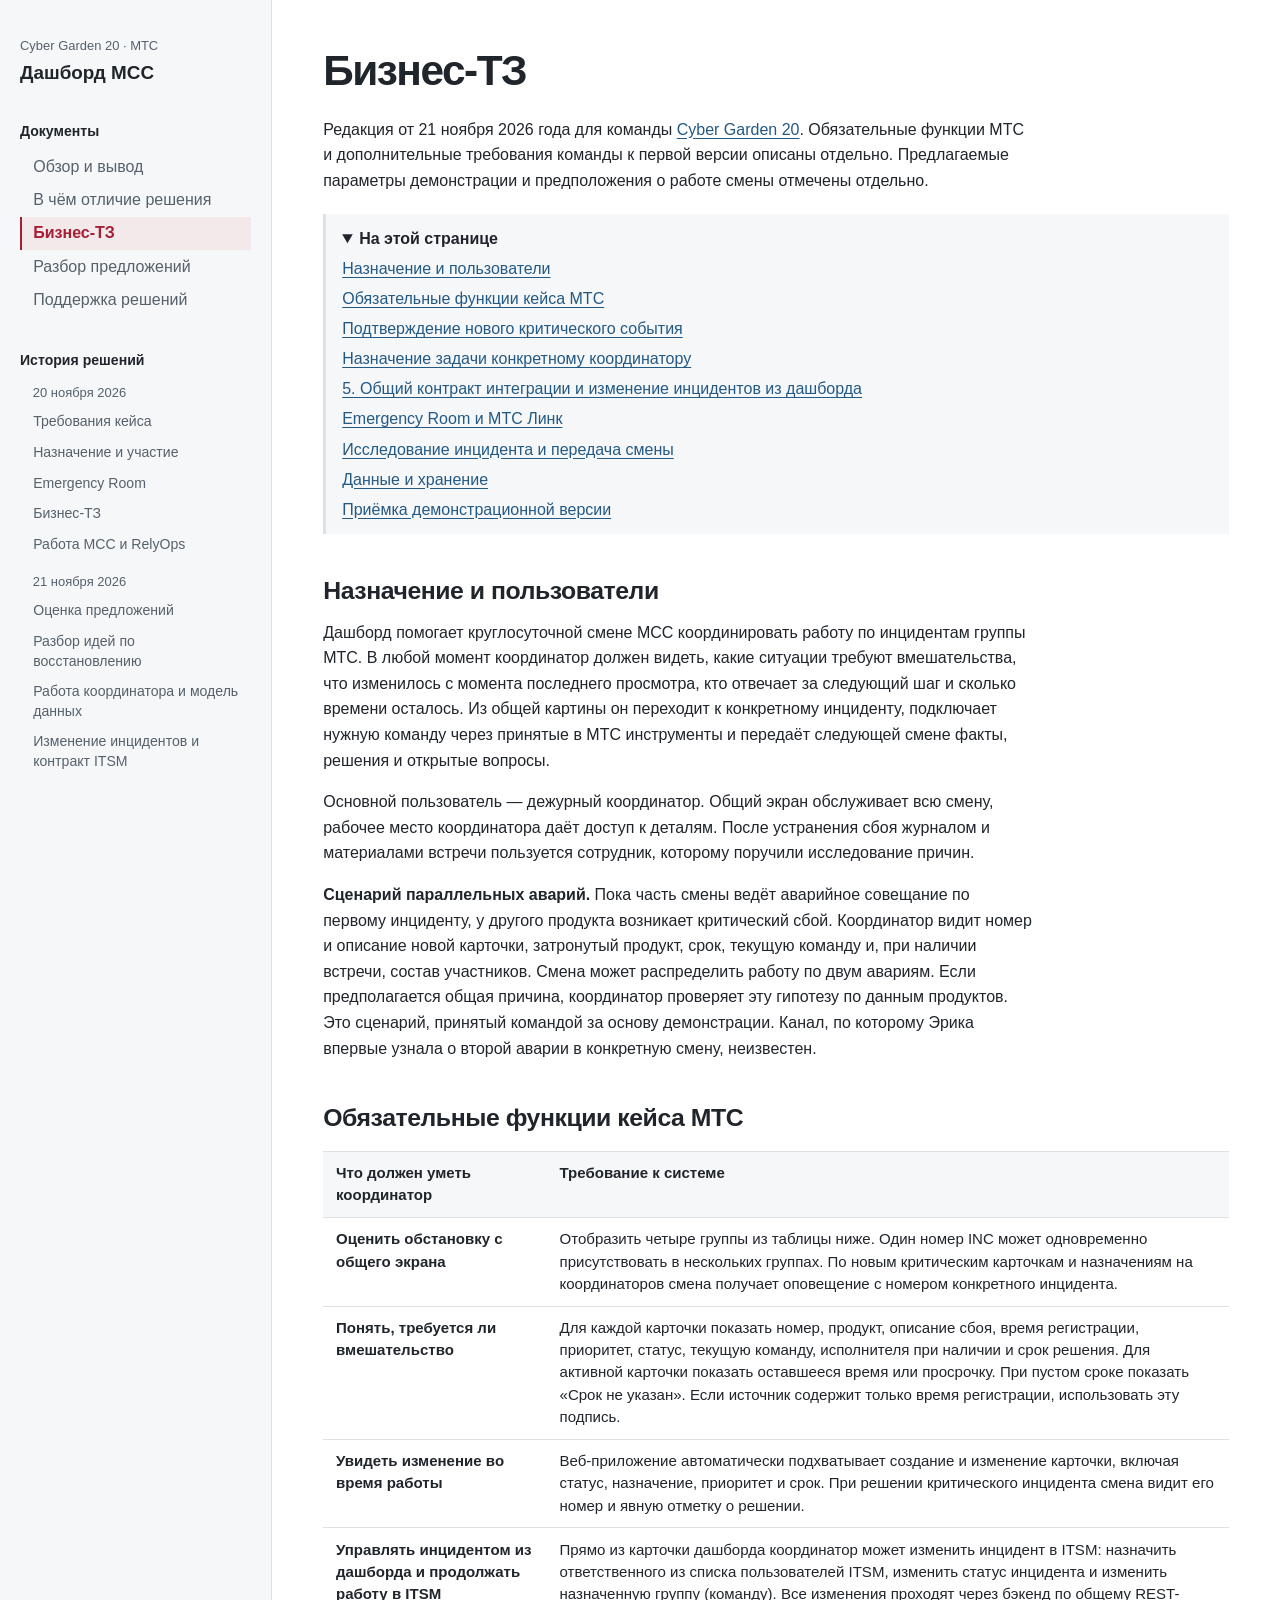
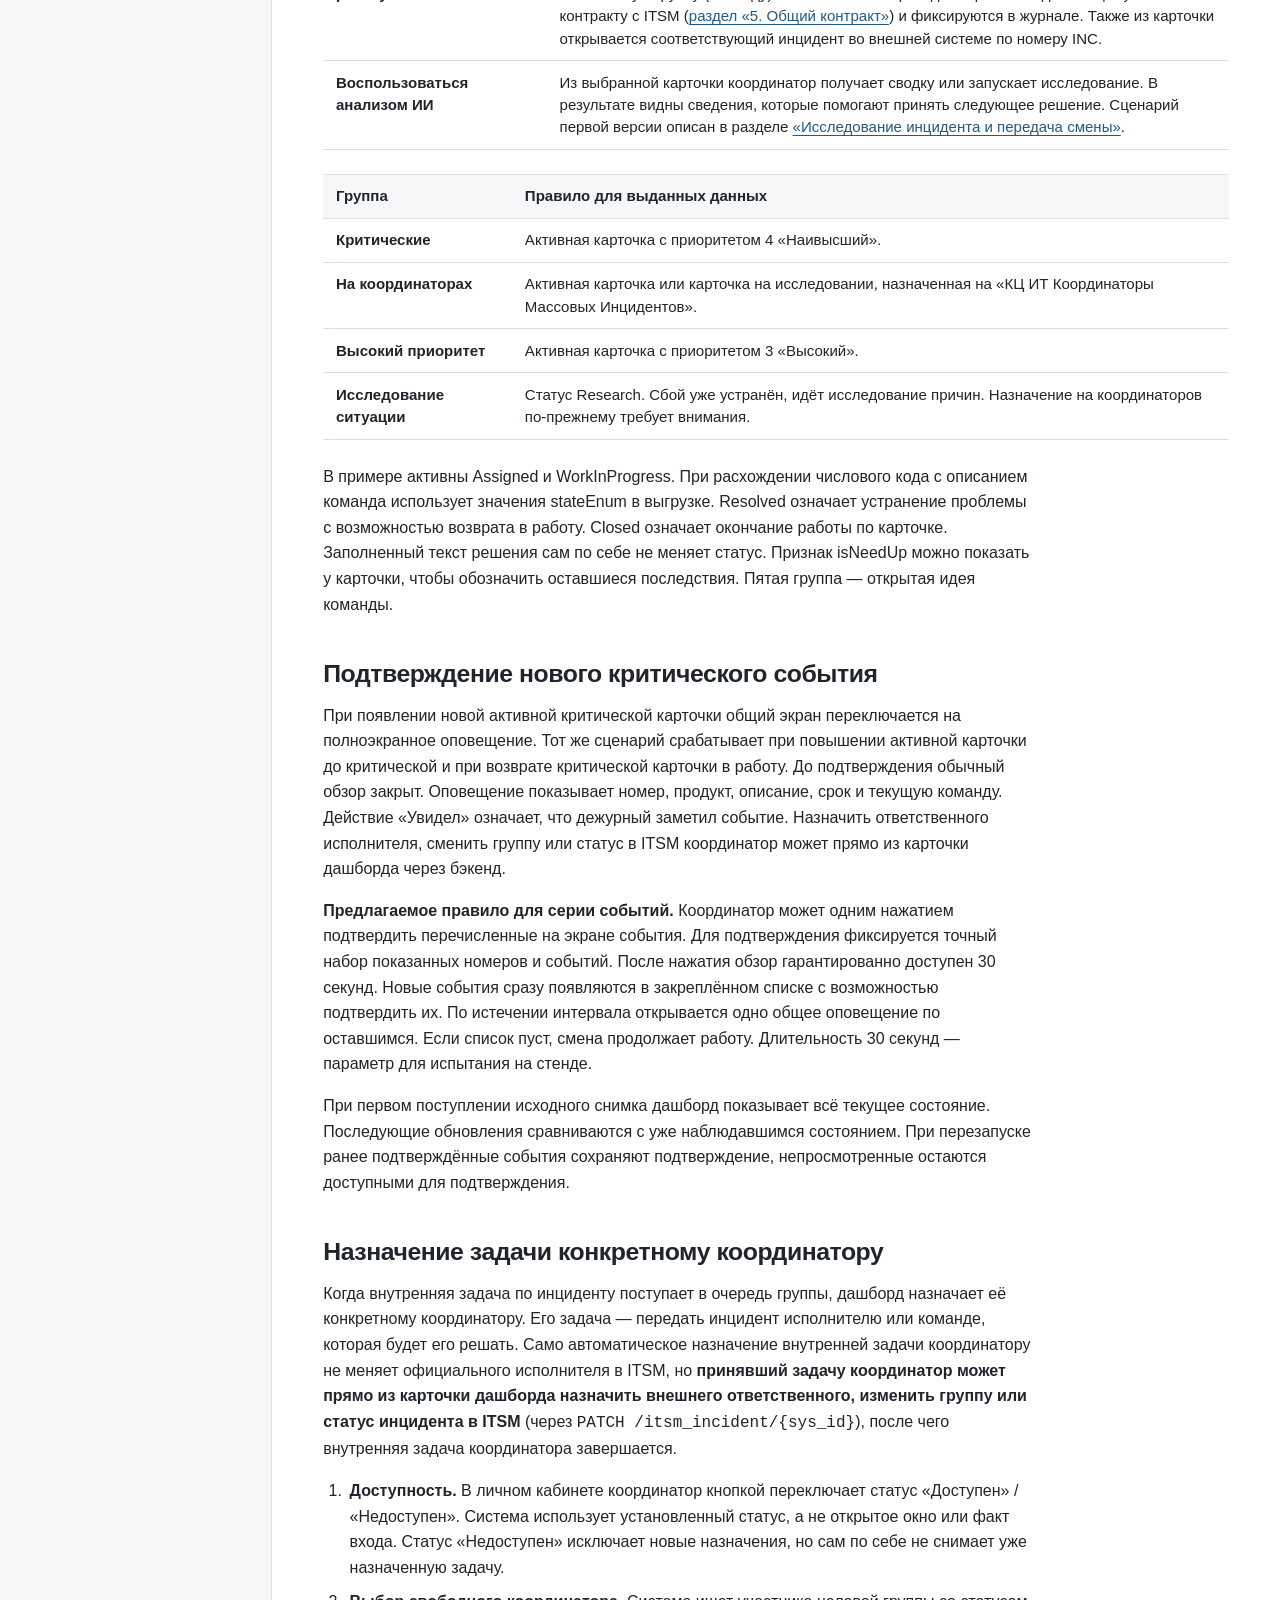
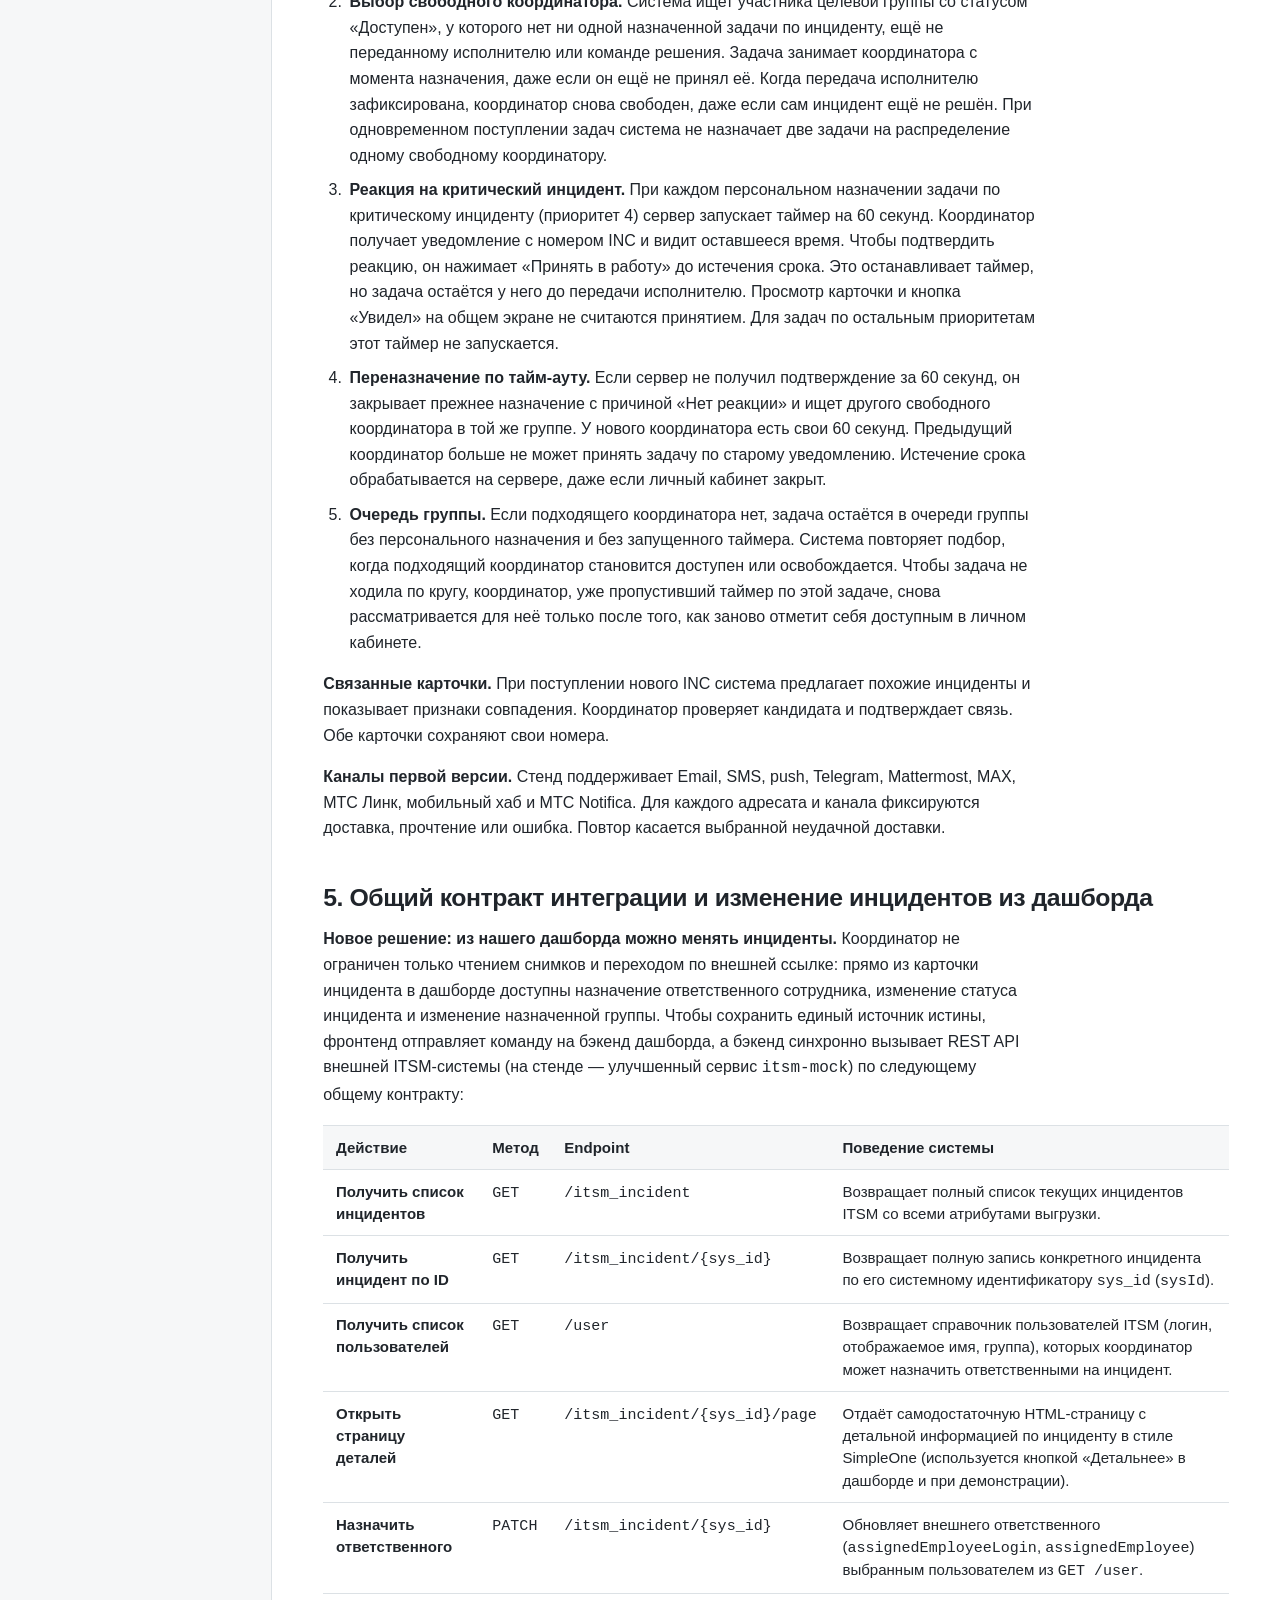
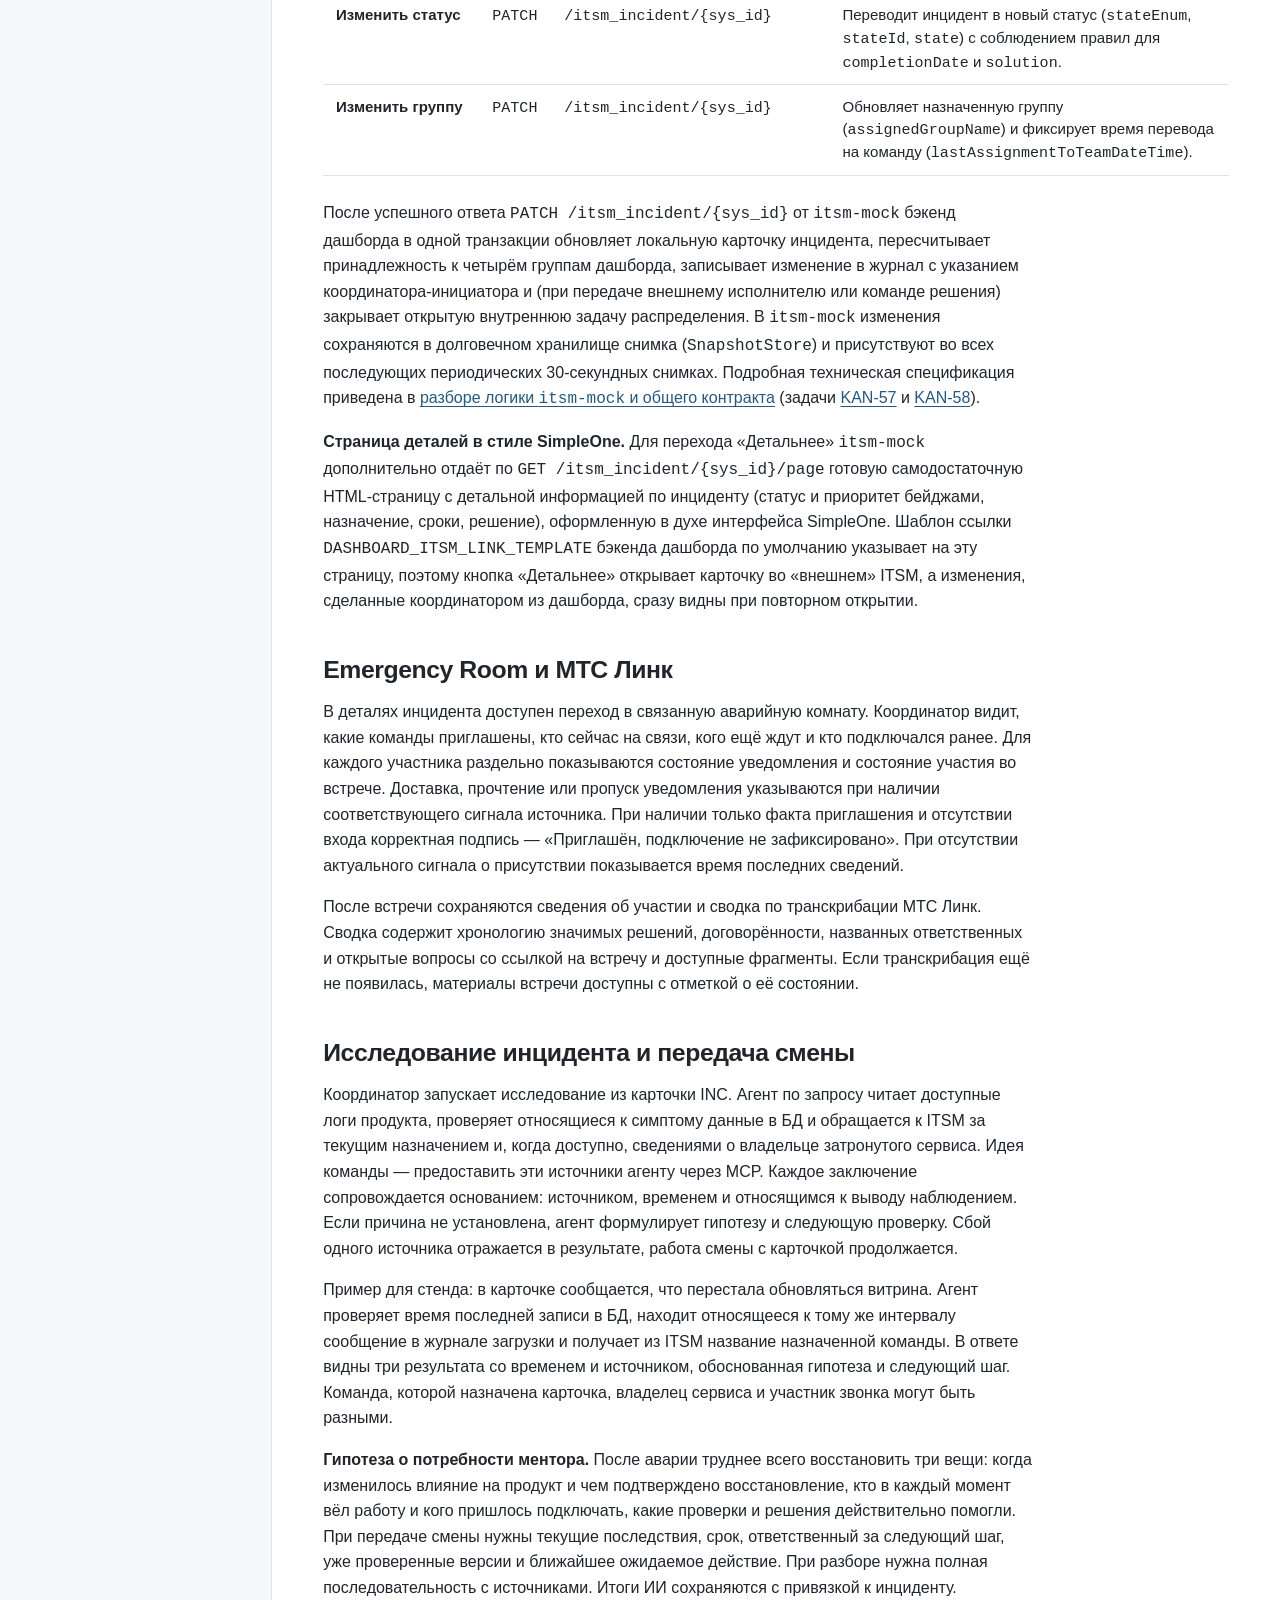
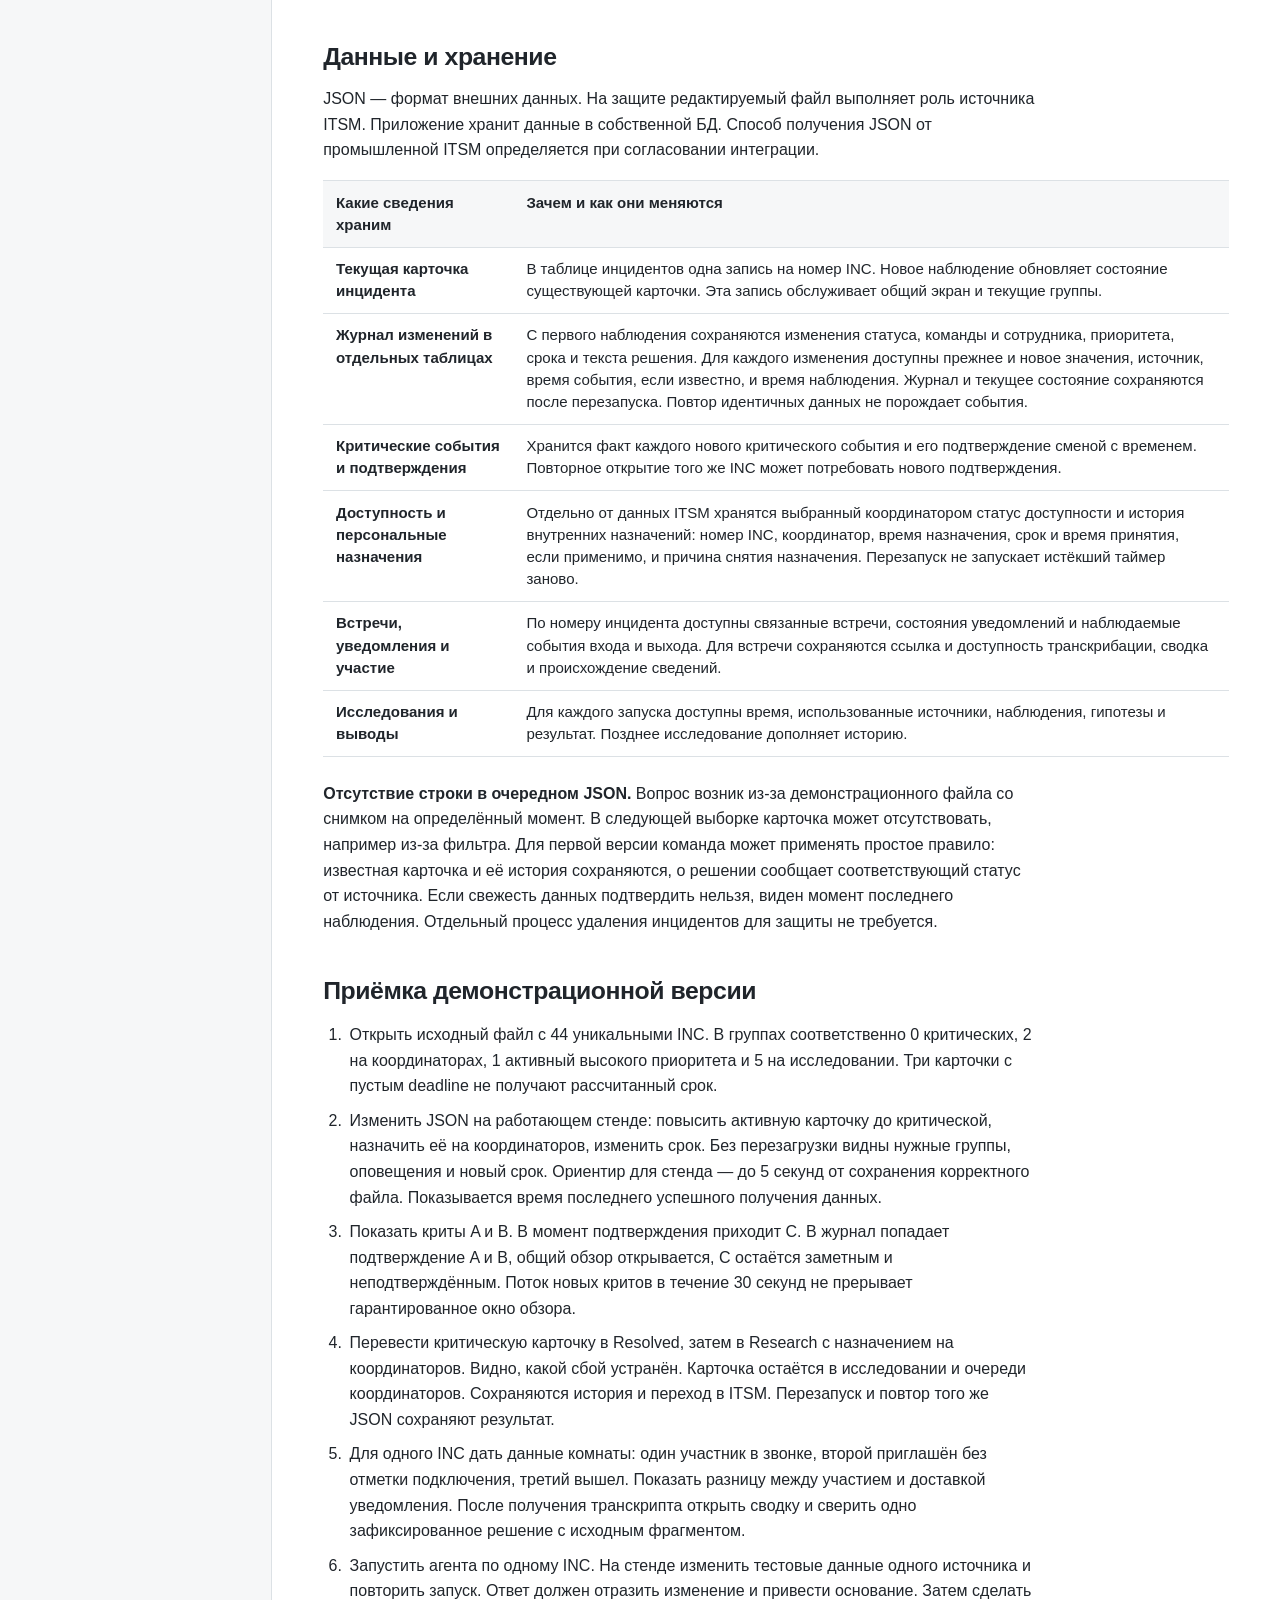
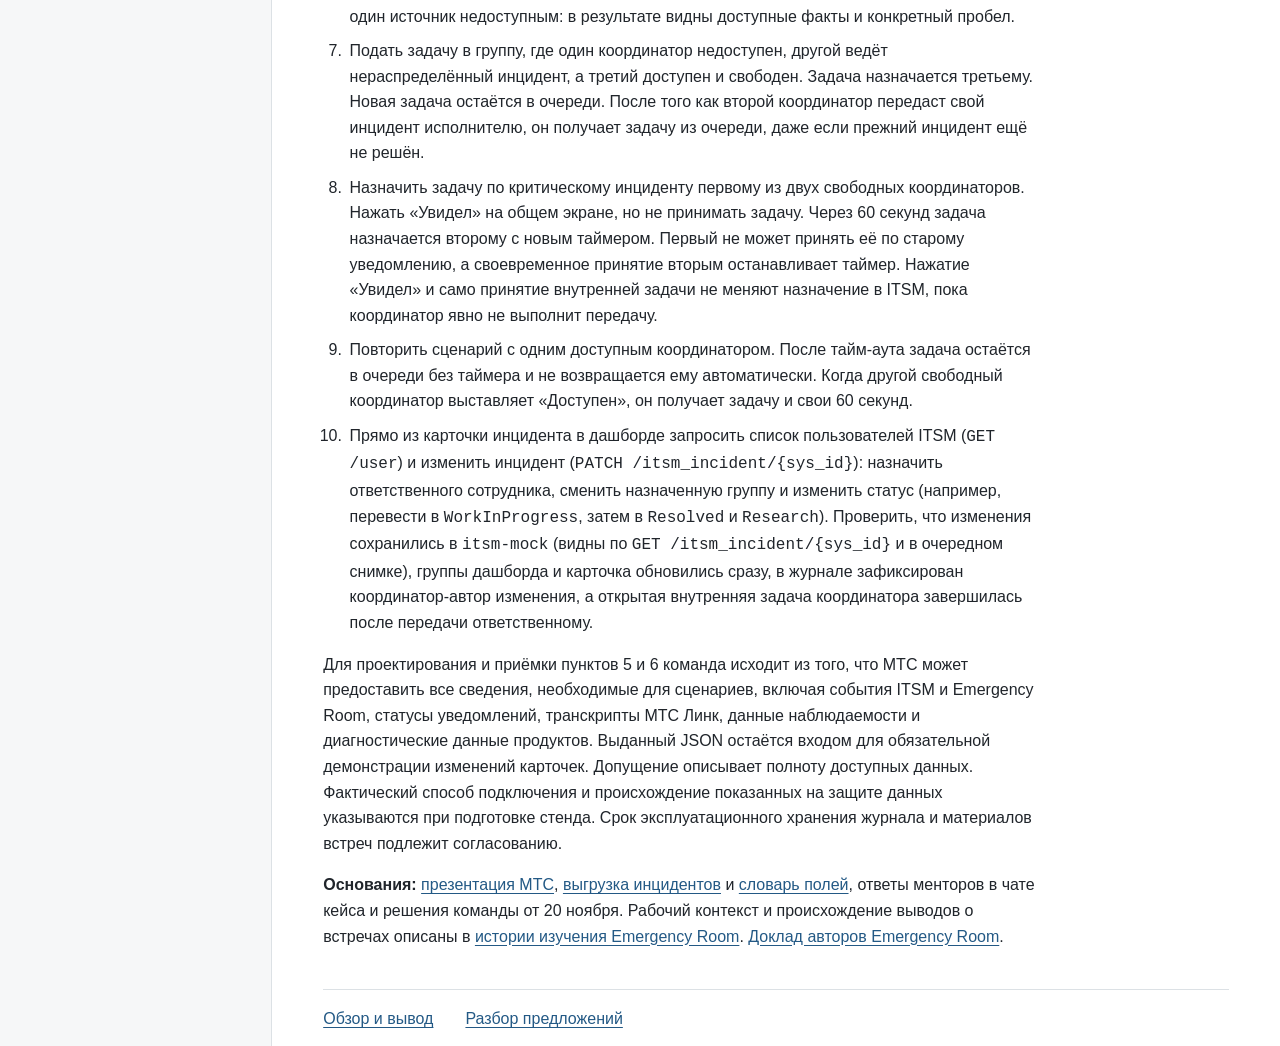
<file: docs/requirements.html>
<!doctype html>
<html lang="ru">
<head>
  <meta charset="utf-8">
  <meta name="viewport" content="width=device-width, initial-scale=1">
  <title>Бизнес-ТЗ · Cyber Garden 20</title>
  <link rel="stylesheet" href="wiki.css">
</head>
<body>
<a class="skip" href="#content">К содержанию</a>
<div class="layout">
<aside>
  <div class="rail">
    <span class="context">Cyber Garden 20 · МТС</span>
    <a class="project" href="index.html">Дашборд MCC</a>
    <nav class="doc-nav" aria-label="Документы">
      <p class="nav-title">Документы</p>
      <ul>
<li><a href="index.html">Обзор и вывод</a></li>
<li><a href="index.html#difference">В чём отличие решения</a></li>
<li><a href="requirements.html" aria-current="page">Бизнес-ТЗ</a></li>
<li><a href="proposals.html">Разбор предложений</a></li>
<li><a href="decision-support.html">Поддержка решений</a></li>
      </ul>
    </nav>
    <nav class="history-nav" aria-label="История решений">
      <p class="nav-title">История решений</p>
<time class="date" datetime="2026-11-20">20 ноября 2026</time>
<ul>
<li><a href="index.html#case">Требования кейса</a></li>
<li><a href="index.html#assignment">Назначение и участие</a></li>
<li><a href="index.html#room">Emergency Room</a></li>
<li><a href="index.html#spec">Бизнес-ТЗ</a></li>
<li><a href="index.html#relyops">Работа MCC и RelyOps</a></li>
</ul>
<time class="date" datetime="2026-11-21">21 ноября 2026</time>
<ul>
<li><a href="index.html#assessment">Оценка предложений</a></li>
<li><a href="index.html#recovery-review">Разбор идей по восстановлению</a></li>
<li><a href="index.html#coordination-review">Работа координатора и модель данных</a></li>
<li><a href="index.html#itsm-write-contract">Изменение инцидентов и контракт ITSM</a></li>
</ul>
    </nav>
  </div>
</aside>
<main id="content" tabindex="-1">
<h1>Бизнес-ТЗ</h1>
<p>Редакция от 21 ноября 2026 года для команды <a href="index.html">Cyber Garden 20</a>. Обязательные функции МТС и дополнительные требования команды к первой версии описаны отдельно. Предлагаемые параметры демонстрации и предположения о работе смены отмечены отдельно.</p>

<details class="contents" open>
<summary>На этой странице</summary>
<ul>
<li><a href="#purpose">Назначение и пользователи</a></li>
<li><a href="#core">Обязательные функции кейса МТС</a></li>
<li><a href="#critical">Подтверждение нового критического события</a></li>
<li><a href="#personal-assignment">Назначение задачи конкретному координатору</a></li>
<li><a href="#itsm-contract">5. Общий контракт интеграции и изменение инцидентов из дашборда</a></li>
<li><a href="#room">Emergency Room и МТС Линк</a></li>
<li><a href="#agent">Исследование инцидента и передача смены</a></li>
<li><a href="#storage">Данные и хранение</a></li>
<li><a href="#acceptance">Приёмка демонстрационной версии</a></li>
</ul>
</details>

<h2 id="purpose">Назначение и пользователи</h2>

<p>Дашборд помогает круглосуточной смене MCC координировать работу по инцидентам группы МТС. В любой момент координатор должен видеть, какие ситуации требуют вмешательства, что изменилось с момента последнего просмотра, кто отвечает за следующий шаг и сколько времени осталось. Из общей картины он переходит к конкретному инциденту, подключает нужную команду через принятые в МТС инструменты и передаёт следующей смене факты, решения и открытые вопросы.</p>

<p>Основной пользователь — дежурный координатор. Общий экран обслуживает всю смену, рабочее место координатора даёт доступ к деталям. После устранения сбоя журналом и материалами встречи пользуется сотрудник, которому поручили исследование причин.</p>

<p><strong>Сценарий параллельных аварий.</strong> Пока часть смены ведёт аварийное совещание по первому инциденту, у другого продукта возникает критический сбой. Координатор видит номер и описание новой карточки, затронутый продукт, срок, текущую команду и, при наличии встречи, состав участников. Смена может распределить работу по двум авариям. Если предполагается общая причина, координатор проверяет эту гипотезу по данным продуктов. Это сценарий, принятый командой за основу демонстрации. Канал, по которому Эрика впервые узнала о второй аварии в конкретную смену, неизвестен.</p>

<h2 id="core">Обязательные функции кейса МТС</h2>

<div class="table-wrap">
<table>
<thead><tr><th scope="col">Что должен уметь координатор</th><th scope="col">Требование к системе</th></tr></thead>
<tbody>
<tr><th scope="row">Оценить обстановку с общего экрана</th><td>Отобразить четыре группы из таблицы ниже. Один номер INC может одновременно присутствовать в нескольких группах. По новым критическим карточкам и назначениям на координаторов смена получает оповещение с номером конкретного инцидента.</td></tr>
<tr><th scope="row">Понять, требуется ли вмешательство</th><td>Для каждой карточки показать номер, продукт, описание сбоя, время регистрации, приоритет, статус, текущую команду, исполнителя при наличии и срок решения. Для активной карточки показать оставшееся время или просрочку. При пустом сроке показать «Срок не указан». Если источник содержит только время регистрации, использовать эту подпись.</td></tr>
<tr><th scope="row">Увидеть изменение во время работы</th><td>Веб-приложение автоматически подхватывает создание и изменение карточки, включая статус, назначение, приоритет и срок. При решении критического инцидента смена видит его номер и явную отметку о решении.</td></tr>
<tr><th scope="row">Управлять инцидентом из дашборда и продолжать работу в ITSM</th><td>Прямо из карточки дашборда координатор может изменить инцидент в ITSM: назначить ответственного из списка пользователей ITSM, изменить статус инцидента и изменить назначенную группу (команду). Все изменения проходят через бэкенд по общему REST-контракту с ITSM (<a href="#itsm-contract">раздел «5. Общий контракт»</a>) и фиксируются в журнале. Также из карточки открывается соответствующий инцидент во внешней системе по номеру INC.</td></tr>
<tr><th scope="row">Воспользоваться анализом ИИ</th><td>Из выбранной карточки координатор получает сводку или запускает исследование. В результате видны сведения, которые помогают принять следующее решение. Сценарий первой версии описан в разделе <a href="#agent">«Исследование инцидента и передача смены»</a>.</td></tr>
</tbody>
</table>
</div>

<div class="table-wrap">
<table>
<thead><tr><th scope="col">Группа</th><th scope="col">Правило для выданных данных</th></tr></thead>
<tbody>
<tr><th scope="row">Критические</th><td>Активная карточка с приоритетом 4 «Наивысший».</td></tr>
<tr><th scope="row">На координаторах</th><td>Активная карточка или карточка на исследовании, назначенная на «КЦ ИТ Координаторы Массовых Инцидентов».</td></tr>
<tr><th scope="row">Высокий приоритет</th><td>Активная карточка с приоритетом 3 «Высокий».</td></tr>
<tr><th scope="row">Исследование ситуации</th><td>Статус Research. Сбой уже устранён, идёт исследование причин. Назначение на координаторов по-прежнему требует внимания.</td></tr>
</tbody>
</table>
</div>

<p>В примере активны Assigned и WorkInProgress. При расхождении числового кода с описанием команда использует значения stateEnum в выгрузке. Resolved означает устранение проблемы с возможностью возврата в работу. Closed означает окончание работы по карточке. Заполненный текст решения сам по себе не меняет статус. Признак isNeedUp можно показать у карточки, чтобы обозначить оставшиеся последствия. Пятая группа — открытая идея команды.</p>

<h2 id="critical">Подтверждение нового критического события</h2>

<p>При появлении новой активной критической карточки общий экран переключается на полноэкранное оповещение. Тот же сценарий срабатывает при повышении активной карточки до критической и при возврате критической карточки в работу. До подтверждения обычный обзор закрыт. Оповещение показывает номер, продукт, описание, срок и текущую команду. Действие «Увидел» означает, что дежурный заметил событие. Назначить ответственного исполнителя, сменить группу или статус в ITSM координатор может прямо из карточки дашборда через бэкенд.</p>

<p><strong>Предлагаемое правило для серии событий.</strong> Координатор может одним нажатием подтвердить перечисленные на экране события. Для подтверждения фиксируется точный набор показанных номеров и событий. После нажатия обзор гарантированно доступен 30 секунд. Новые события сразу появляются в закреплённом списке с возможностью подтвердить их. По истечении интервала открывается одно общее оповещение по оставшимся. Если список пуст, смена продолжает работу. Длительность 30 секунд — параметр для испытания на стенде.</p>

<p>При первом поступлении исходного снимка дашборд показывает всё текущее состояние. Последующие обновления сравниваются с уже наблюдавшимся состоянием. При перезапуске ранее подтверждённые события сохраняют подтверждение, непросмотренные остаются доступными для подтверждения.</p>

<h2 id="personal-assignment">Назначение задачи конкретному координатору</h2>

<p>Когда внутренняя задача по инциденту поступает в очередь группы, дашборд назначает её конкретному координатору. Его задача — передать инцидент исполнителю или команде, которая будет его решать. Само автоматическое назначение внутренней задачи координатору не меняет официального исполнителя в ITSM, но <strong>принявший задачу координатор может прямо из карточки дашборда назначить внешнего ответственного, изменить группу или статус инцидента в ITSM</strong> (через <code>PATCH /itsm_incident/{sys_id}</code>), после чего внутренняя задача координатора завершается.</p>

<ol>
<li><strong>Доступность.</strong> В личном кабинете координатор кнопкой переключает статус «Доступен» / «Недоступен». Система использует установленный статус, а не открытое окно или факт входа. Статус «Недоступен» исключает новые назначения, но сам по себе не снимает уже назначенную задачу.</li>
<li><strong>Выбор свободного координатора.</strong> Система ищет участника целевой группы со статусом «Доступен», у которого нет ни одной назначенной задачи по инциденту, ещё не переданному исполнителю или команде решения. Задача занимает координатора с момента назначения, даже если он ещё не принял её. Когда передача исполнителю зафиксирована, координатор снова свободен, даже если сам инцидент ещё не решён. При одновременном поступлении задач система не назначает две задачи на распределение одному свободному координатору.</li>
<li><strong>Реакция на критический инцидент.</strong> При каждом персональном назначении задачи по критическому инциденту (приоритет 4) сервер запускает таймер на 60 секунд. Координатор получает уведомление с номером INC и видит оставшееся время. Чтобы подтвердить реакцию, он нажимает «Принять в работу» до истечения срока. Это останавливает таймер, но задача остаётся у него до передачи исполнителю. Просмотр карточки и кнопка «Увидел» на общем экране не считаются принятием. Для задач по остальным приоритетам этот таймер не запускается.</li>
<li><strong>Переназначение по тайм-ауту.</strong> Если сервер не получил подтверждение за 60 секунд, он закрывает прежнее назначение с причиной «Нет реакции» и ищет другого свободного координатора в той же группе. У нового координатора есть свои 60 секунд. Предыдущий координатор больше не может принять задачу по старому уведомлению. Истечение срока обрабатывается на сервере, даже если личный кабинет закрыт.</li>
<li><strong>Очередь группы.</strong> Если подходящего координатора нет, задача остаётся в очереди группы без персонального назначения и без запущенного таймера. Система повторяет подбор, когда подходящий координатор становится доступен или освобождается. Чтобы задача не ходила по кругу, координатор, уже пропустивший таймер по этой задаче, снова рассматривается для неё только после того, как заново отметит себя доступным в личном кабинете.</li>
</ol>

<p><strong>Связанные карточки.</strong> При поступлении нового INC система предлагает похожие инциденты и показывает признаки совпадения. Координатор проверяет кандидата и подтверждает связь. Обе карточки сохраняют свои номера.</p>
<p><strong>Каналы первой версии.</strong> Стенд поддерживает Email, SMS, push, Telegram, Mattermost, MAX, МТС Линк, мобильный хаб и МТС Notifica. Для каждого адресата и канала фиксируются доставка, прочтение или ошибка. Повтор касается выбранной неудачной доставки.</p>

<h2 id="itsm-contract">5. Общий контракт интеграции и изменение инцидентов из дашборда</h2>

<p><strong>Новое решение: из нашего дашборда можно менять инциденты.</strong> Координатор не ограничен только чтением снимков и переходом по внешней ссылке: прямо из карточки инцидента в дашборде доступны назначение ответственного сотрудника, изменение статуса инцидента и изменение назначенной группы. Чтобы сохранить единый источник истины, фронтенд отправляет команду на бэкенд дашборда, а бэкенд синхронно вызывает REST API внешней ITSM-системы (на стенде — улучшенный сервис <code>itsm-mock</code>) по следующему общему контракту:</p>

<div class="table-wrap">
<table>
<thead><tr><th scope="col">Действие</th><th scope="col">Метод</th><th scope="col">Endpoint</th><th scope="col">Поведение системы</th></tr></thead>
<tbody>
<tr><th scope="row">Получить список инцидентов</th><td><code>GET</code></td><td><code>/itsm_incident</code></td><td>Возвращает полный список текущих инцидентов ITSM со всеми атрибутами выгрузки.</td></tr>
<tr><th scope="row">Получить инцидент по ID</th><td><code>GET</code></td><td><code>/itsm_incident/{sys_id}</code></td><td>Возвращает полную запись конкретного инцидента по его системному идентификатору <code>sys_id</code> (<code>sysId</code>).</td></tr>
<tr><th scope="row">Получить список пользователей</th><td><code>GET</code></td><td><code>/user</code></td><td>Возвращает справочник пользователей ITSM (логин, отображаемое имя, группа), которых координатор может назначить ответственными на инцидент.</td></tr>
<tr><th scope="row">Открыть страницу деталей</th><td><code>GET</code></td><td><code>/itsm_incident/{sys_id}/page</code></td><td>Отдаёт самодостаточную HTML-страницу с детальной информацией по инциденту в стиле SimpleOne (используется кнопкой «Детальнее» в дашборде и при демонстрации).</td></tr>
<tr><th scope="row">Назначить ответственного</th><td><code>PATCH</code></td><td><code>/itsm_incident/{sys_id}</code></td><td>Обновляет внешнего ответственного (<code>assignedEmployeeLogin</code>, <code>assignedEmployee</code>) выбранным пользователем из <code>GET /user</code>.</td></tr>
<tr><th scope="row">Изменить статус</th><td><code>PATCH</code></td><td><code>/itsm_incident/{sys_id}</code></td><td>Переводит инцидент в новый статус (<code>stateEnum</code>, <code>stateId</code>, <code>state</code>) с соблюдением правил для <code>completionDate</code> и <code>solution</code>.</td></tr>
<tr><th scope="row">Изменить группу</th><td><code>PATCH</code></td><td><code>/itsm_incident/{sys_id}</code></td><td>Обновляет назначенную группу (<code>assignedGroupName</code>) и фиксирует время перевода на команду (<code>lastAssignmentToTeamDateTime</code>).</td></tr>
</tbody>
</table>
</div>

<p>После успешного ответа <code>PATCH /itsm_incident/{sys_id}</code> от <code>itsm-mock</code> бэкенд дашборда в одной транзакции обновляет локальную карточку инцидента, пересчитывает принадлежность к четырём группам дашборда, записывает изменение в журнал с указанием координатора-инициатора и (при передаче внешнему исполнителю или команде решения) закрывает открытую внутреннюю задачу распределения. В <code>itsm-mock</code> изменения сохраняются в долговечном хранилище снимка (<code>SnapshotStore</code>) и присутствуют во всех последующих периодических 30-секундных снимках. Подробная техническая спецификация приведена в <a href="itsm-mock-contract.md">разборе логики <code>itsm-mock</code> и общего контракта</a> (задачи <a href="https://sokolenkonikita12ru.atlassian.net/browse/KAN-57">KAN-57</a> и <a href="https://sokolenkonikita12ru.atlassian.net/browse/KAN-58">KAN-58</a>).</p>

<p><strong>Страница деталей в стиле SimpleOne.</strong> Для перехода «Детальнее» <code>itsm-mock</code> дополнительно отдаёт по <code>GET /itsm_incident/{sys_id}/page</code> готовую самодостаточную HTML-страницу с детальной информацией по инциденту (статус и приоритет бейджами, назначение, сроки, решение), оформленную в духе интерфейса SimpleOne. Шаблон ссылки <code>DASHBOARD_ITSM_LINK_TEMPLATE</code> бэкенда дашборда по умолчанию указывает на эту страницу, поэтому кнопка «Детальнее» открывает карточку во «внешнем» ITSM, а изменения, сделанные координатором из дашборда, сразу видны при повторном открытии.</p>

<h2 id="room">Emergency Room и МТС Линк</h2>

<p>В деталях инцидента доступен переход в связанную аварийную комнату. Координатор видит, какие команды приглашены, кто сейчас на связи, кого ещё ждут и кто подключался ранее. Для каждого участника раздельно показываются состояние уведомления и состояние участия во встрече. Доставка, прочтение или пропуск уведомления указываются при наличии соответствующего сигнала источника. При наличии только факта приглашения и отсутствии входа корректная подпись — «Приглашён, подключение не зафиксировано». При отсутствии актуального сигнала о присутствии показывается время последних сведений.</p>

<p>После встречи сохраняются сведения об участии и сводка по транскрибации МТС Линк. Сводка содержит хронологию значимых решений, договорённости, названных ответственных и открытые вопросы со ссылкой на встречу и доступные фрагменты. Если транскрибация ещё не появилась, материалы встречи доступны с отметкой о её состоянии.</p>

<h2 id="agent">Исследование инцидента и передача смены</h2>

<p>Координатор запускает исследование из карточки INC. Агент по запросу читает доступные логи продукта, проверяет относящиеся к симптому данные в БД и обращается к ITSM за текущим назначением и, когда доступно, сведениями о владельце затронутого сервиса. Идея команды — предоставить эти источники агенту через MCP. Каждое заключение сопровождается основанием: источником, временем и относящимся к выводу наблюдением. Если причина не установлена, агент формулирует гипотезу и следующую проверку. Сбой одного источника отражается в результате, работа смены с карточкой продолжается.</p>

<p>Пример для стенда: в карточке сообщается, что перестала обновляться витрина. Агент проверяет время последней записи в БД, находит относящееся к тому же интервалу сообщение в журнале загрузки и получает из ITSM название назначенной команды. В ответе видны три результата со временем и источником, обоснованная гипотеза и следующий шаг. Команда, которой назначена карточка, владелец сервиса и участник звонка могут быть разными.</p>

<p><strong>Гипотеза о потребности ментора.</strong> После аварии труднее всего восстановить три вещи: когда изменилось влияние на продукт и чем подтверждено восстановление, кто в каждый момент вёл работу и кого пришлось подключать, какие проверки и решения действительно помогли. При передаче смены нужны текущие последствия, срок, ответственный за следующий шаг, уже проверенные версии и ближайшее ожидаемое действие. При разборе нужна полная последовательность с источниками. Итоги ИИ сохраняются с привязкой к инциденту.</p>

<h2 id="storage">Данные и хранение</h2>

<p>JSON — формат внешних данных. На защите редактируемый файл выполняет роль источника ITSM. Приложение хранит данные в собственной БД. Способ получения JSON от промышленной ITSM определяется при согласовании интеграции.</p>

<div class="table-wrap">
<table>
<thead><tr><th scope="col">Какие сведения храним</th><th scope="col">Зачем и как они меняются</th></tr></thead>
<tbody>
<tr><th scope="row">Текущая карточка инцидента</th><td>В таблице инцидентов одна запись на номер INC. Новое наблюдение обновляет состояние существующей карточки. Эта запись обслуживает общий экран и текущие группы.</td></tr>
<tr><th scope="row">Журнал изменений в отдельных таблицах</th><td>С первого наблюдения сохраняются изменения статуса, команды и сотрудника, приоритета, срока и текста решения. Для каждого изменения доступны прежнее и новое значения, источник, время события, если известно, и время наблюдения. Журнал и текущее состояние сохраняются после перезапуска. Повтор идентичных данных не порождает события.</td></tr>
<tr><th scope="row">Критические события и подтверждения</th><td>Хранится факт каждого нового критического события и его подтверждение сменой с временем. Повторное открытие того же INC может потребовать нового подтверждения.</td></tr>
<tr><th scope="row">Доступность и персональные назначения</th><td>Отдельно от данных ITSM хранятся выбранный координатором статус доступности и история внутренних назначений: номер INC, координатор, время назначения, срок и время принятия, если применимо, и причина снятия назначения. Перезапуск не запускает истёкший таймер заново.</td></tr>
<tr><th scope="row">Встречи, уведомления и участие</th><td>По номеру инцидента доступны связанные встречи, состояния уведомлений и наблюдаемые события входа и выхода. Для встречи сохраняются ссылка и доступность транскрибации, сводка и происхождение сведений.</td></tr>
<tr><th scope="row">Исследования и выводы</th><td>Для каждого запуска доступны время, использованные источники, наблюдения, гипотезы и результат. Позднее исследование дополняет историю.</td></tr>
</tbody>
</table>
</div>

<p><strong>Отсутствие строки в очередном JSON.</strong> Вопрос возник из-за демонстрационного файла со снимком на определённый момент. В следующей выборке карточка может отсутствовать, например из-за фильтра. Для первой версии команда может применять простое правило: известная карточка и её история сохраняются, о решении сообщает соответствующий статус от источника. Если свежесть данных подтвердить нельзя, виден момент последнего наблюдения. Отдельный процесс удаления инцидентов для защиты не требуется.</p>

<h2 id="acceptance">Приёмка демонстрационной версии</h2>

<ol>
<li>Открыть исходный файл с 44 уникальными INC. В группах соответственно 0 критических, 2 на координаторах, 1 активный высокого приоритета и 5 на исследовании. Три карточки с пустым deadline не получают рассчитанный срок.</li>
<li>Изменить JSON на работающем стенде: повысить активную карточку до критической, назначить её на координаторов, изменить срок. Без перезагрузки видны нужные группы, оповещения и новый срок. Ориентир для стенда — до 5 секунд от сохранения корректного файла. Показывается время последнего успешного получения данных.</li>
<li>Показать криты A и B. В момент подтверждения приходит C. В журнал попадает подтверждение A и B, общий обзор открывается, C остаётся заметным и неподтверждённым. Поток новых критов в течение 30 секунд не прерывает гарантированное окно обзора.</li>
<li>Перевести критическую карточку в Resolved, затем в Research с назначением на координаторов. Видно, какой сбой устранён. Карточка остаётся в исследовании и очереди координаторов. Сохраняются история и переход в ITSM. Перезапуск и повтор того же JSON сохраняют результат.</li>
<li>Для одного INC дать данные комнаты: один участник в звонке, второй приглашён без отметки подключения, третий вышел. Показать разницу между участием и доставкой уведомления. После получения транскрипта открыть сводку и сверить одно зафиксированное решение с исходным фрагментом.</li>
<li>Запустить агента по одному INC. На стенде изменить тестовые данные одного источника и повторить запуск. Ответ должен отразить изменение и привести основание. Затем сделать один источник недоступным: в результате видны доступные факты и конкретный пробел.</li>
<li>Подать задачу в группу, где один координатор недоступен, другой ведёт нераспределённый инцидент, а третий доступен и свободен. Задача назначается третьему. Новая задача остаётся в очереди. После того как второй координатор передаст свой инцидент исполнителю, он получает задачу из очереди, даже если прежний инцидент ещё не решён.</li>
<li>Назначить задачу по критическому инциденту первому из двух свободных координаторов. Нажать «Увидел» на общем экране, но не принимать задачу. Через 60 секунд задача назначается второму с новым таймером. Первый не может принять её по старому уведомлению, а своевременное принятие вторым останавливает таймер. Нажатие «Увидел» и само принятие внутренней задачи не меняют назначение в ITSM, пока координатор явно не выполнит передачу.</li>
<li>Повторить сценарий с одним доступным координатором. После тайм-аута задача остаётся в очереди без таймера и не возвращается ему автоматически. Когда другой свободный координатор выставляет «Доступен», он получает задачу и свои 60 секунд.</li>
<li>Прямо из карточки инцидента в дашборде запросить список пользователей ITSM (<code>GET /user</code>) и изменить инцидент (<code>PATCH /itsm_incident/{sys_id}</code>): назначить ответственного сотрудника, сменить назначенную группу и изменить статус (например, перевести в <code>WorkInProgress</code>, затем в <code>Resolved</code> и <code>Research</code>). Проверить, что изменения сохранились в <code>itsm-mock</code> (видны по <code>GET /itsm_incident/{sys_id}</code> и в очередном снимке), группы дашборда и карточка обновились сразу, в журнале зафиксирован координатор-автор изменения, а открытая внутренняя задача координатора завершилась после передачи ответственному.</li>
</ol>

<p>Для проектирования и приёмки пунктов 5 и 6 команда исходит из того, что МТС может предоставить все сведения, необходимые для сценариев, включая события ITSM и Emergency Room, статусы уведомлений, транскрипты МТС Линк, данные наблюдаемости и диагностические данные продуктов. Выданный JSON остаётся входом для обязательной демонстрации изменений карточек. Допущение описывает полноту доступных данных. Фактический способ подключения и происхождение показанных на защите данных указываются при подготовке стенда. Срок эксплуатационного хранения журнала и материалов встреч подлежит согласованию.</p>

<p><strong>Основания:</strong> <a href="../Предоставленные%20материалы/МТС.pdf">презентация МТС</a>, <a href="../Предоставленные%20материалы/character_problems.json">выгрузка инцидентов</a> и <a href="../Предоставленные%20материалы/incidents_attributes.json">словарь полей</a>, ответы менторов в чате кейса и решения команды от 20 ноября. Рабочий контекст и происхождение выводов о встречах описаны в <a href="index.html#room">истории изучения Emergency Room</a>. <a href="https://rutube.ru/video/1a47deb7aaf9b7b34447a9cccf2755e7/">Доклад авторов Emergency Room</a>.</p>
<nav class="page-links" aria-label="Другие страницы">
<a href="index.html">Обзор и вывод</a>
<a href="proposals.html">Разбор предложений</a>
</nav>
</main>
</div>
</body>
</html>
</file>
<file: docs/wiki.css>
:root {
  color-scheme: light;
  --ink: #20252b;
  --muted: #56616c;
  --rule: #dce1e5;
  --paper: #fff;
  --rail: #f6f7f8;
  --accent: #a71d34;
  font: 16px/1.6 Inter, -apple-system, BlinkMacSystemFont, "Segoe UI", sans-serif;
  color: var(--ink);
  background: var(--paper);
}

* { box-sizing: border-box; }
body { margin: 0; }
a { color: #235985; text-underline-offset: .17em; }
a:hover { text-decoration-thickness: 2px; }
a:focus-visible { outline: 2px solid var(--accent); outline-offset: 3px; }
.skip { position: absolute; left: .5rem; top: -5rem; z-index: 2; padding: .4rem .8rem; background: var(--paper); }
.skip:focus { top: .5rem; }
.layout { display: grid; grid-template-columns: 17rem minmax(0, 1fr); min-height: 100vh; }
aside { background: var(--rail); border-right: 1px solid var(--rule); }
.rail { position: sticky; top: 0; max-height: 100vh; overflow-y: auto; padding: 2rem 1.25rem; }
.project { display: block; color: var(--ink); font-size: 1.18rem; font-weight: 700; text-decoration: none; }
.context, .date { color: var(--muted); font-size: .81rem; }
aside nav { margin-top: 2rem; }
.nav-title { margin: 0 0 .5rem; font-size: .88rem; font-weight: 650; }
aside ul, .contents ul { margin: 0; padding: 0; list-style: none; }
aside li a { display: block; padding: .34rem .7rem; border-left: 2px solid transparent; color: var(--muted); text-decoration: none; line-height: 1.4; }
aside li a:hover { background: #eaedf0; color: var(--ink); }
aside a[aria-current="page"] { color: var(--accent); background: #f3e9eb; border-color: var(--accent); font-weight: 650; }
.history-nav li a { font-size: .88rem; }
.history-nav .date { display: block; margin: .75rem 0 .2rem .8rem; }
main { width: 100%; max-width: 66rem; min-width: 0; padding: 2.8rem clamp(1.35rem, 4vw, 4rem) 3rem; overflow-wrap: break-word; }
h1, h2, h3 { line-height: 1.22; text-wrap: pretty; }
h1 { font-size: clamp(1.8rem, 3.8vw, 2.65rem); letter-spacing: -.035em; margin: 0 0 1.25rem; }
h2 { font-size: 1.55rem; margin: 2.6rem 0 .85rem; letter-spacing: -.018em; }
h3 { font-size: 1.06rem; margin: 0 0 .35rem; }
p { margin: .65rem 0 1rem; }
main p, main ol { max-width: 80ch; }
.lead { font-size: 1.12rem; }
ol { padding-left: 1.45rem; }
ol li { padding-left: .2rem; margin-bottom: .55rem; }
.contents { margin: 1.3rem 0; padding: .75rem 1rem; border-left: 3px solid var(--rule); background: var(--rail); }
.contents summary { cursor: pointer; font-weight: 600; }
.contents li { margin-top: .28rem; }
.table-wrap { margin: 1.1rem 0 1.5rem; }
table { width: 100%; border-collapse: collapse; font-size: .94rem; line-height: 1.48; }
th, td { padding: .65rem .8rem; text-align: left; vertical-align: top; border-bottom: 1px solid var(--rule); }
thead th { background: var(--rail); border-top: 1px solid var(--rule); }
tbody th { font-weight: 600; }
.verdicts tbody th { width: 27%; }
.verdicts td:nth-child(2) { width: 16%; font-weight: 600; }
section[id], h2[id] { scroll-margin-top: 1.2rem; }
.timeline { margin-top: 1rem; border-left: 2px solid var(--rule); padding-left: 1.1rem; }
.timeline section { margin: 0 0 1.3rem; }
.timeline time { color: var(--muted); font-size: .82rem; }
.timeline p { margin: .25rem 0; }
.page-links { margin-top: 2.5rem; padding-top: 1rem; border-top: 1px solid var(--rule); display: flex; flex-wrap: wrap; gap: .6rem 2rem; }
@media (max-width: 750px) {
  .layout { display: block; }
  aside { border-right: 0; border-bottom: 1px solid var(--rule); }
  .rail { position: static; max-height: none; padding: 1rem; }
  aside nav { margin-top: .85rem; }
  .doc-nav ul { display: flex; flex-wrap: wrap; gap: .25rem; }
  .doc-nav .nav-title { position: absolute; width: 1px; height: 1px; overflow: hidden; clip-path: inset(50%); }
  .history-nav ul { display: grid; grid-template-columns: repeat(2, minmax(0, 1fr)); }
  .history-nav .date { margin: .25rem 0 .1rem; }
  .history-nav li a { padding: .2rem 0; }
  .history-nav .nav-title { margin-bottom: .2rem; }
  main { padding: 1.65rem 1rem 2.5rem; }
  h2 { font-size: 1.3rem; }
  table { font-size: .85rem; overflow-wrap: anywhere; }
  th, td { padding: .46rem .35rem; }
}
@media screen and (max-width: 540px) {
  .verdicts, .verdicts tbody { display: block; }
  .verdicts thead { position: absolute; width: 1px; height: 1px; overflow: hidden; clip-path: inset(50%); }
  .verdicts tbody tr {
    display: grid;
    grid-template-columns: minmax(0, 1fr) auto;
    gap: .35rem .8rem;
    padding: .8rem 0;
    border-top: 1px solid var(--rule);
  }
  .verdicts tbody th, .verdicts td:nth-child(n) { width: auto; padding: 0; border: 0; }
  .verdicts td:nth-child(2) { color: var(--muted); }
  .verdicts td:last-child { grid-column: 1 / -1; }
}
@media print {
  .layout { display: block; }
  aside, .skip, .contents, .page-links { display: none; }
  main { max-width: none; padding: 0; }
  tr { break-inside: avoid; }
  a { color: inherit; }
}
</file>
